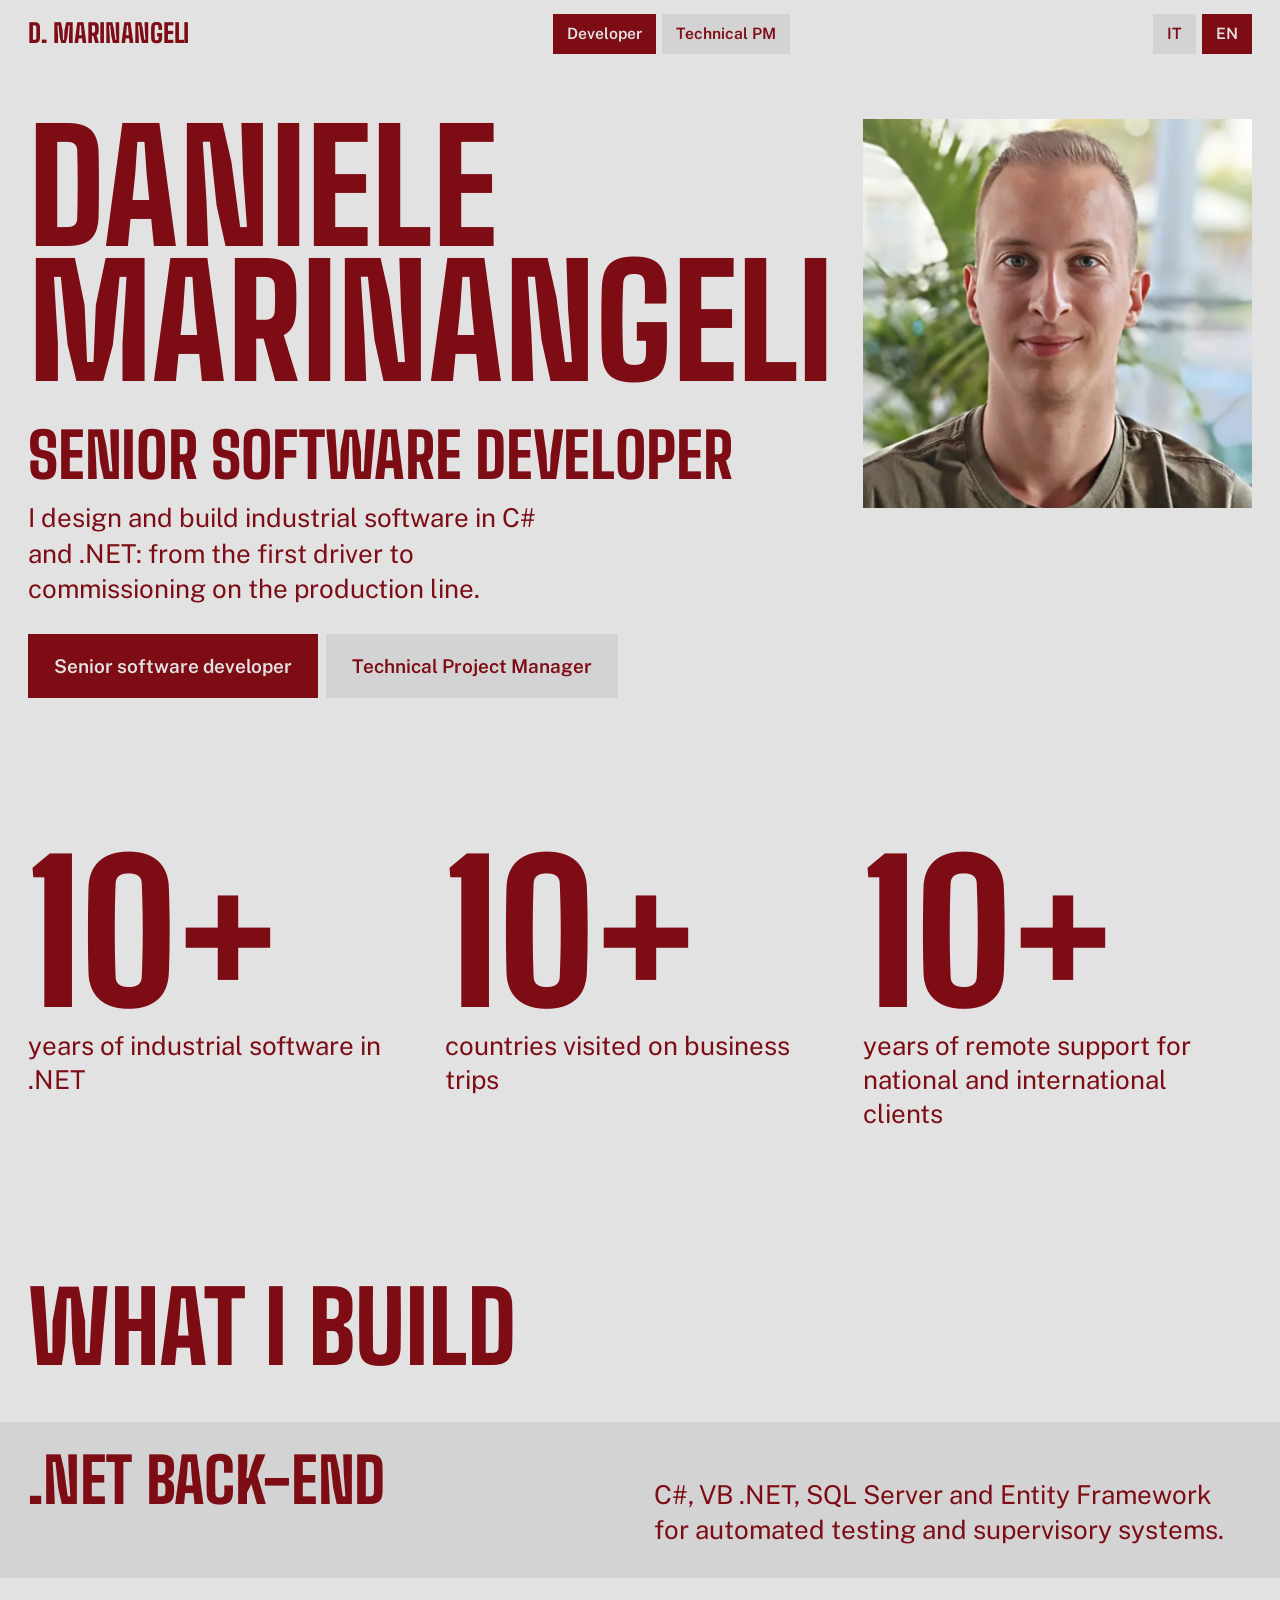
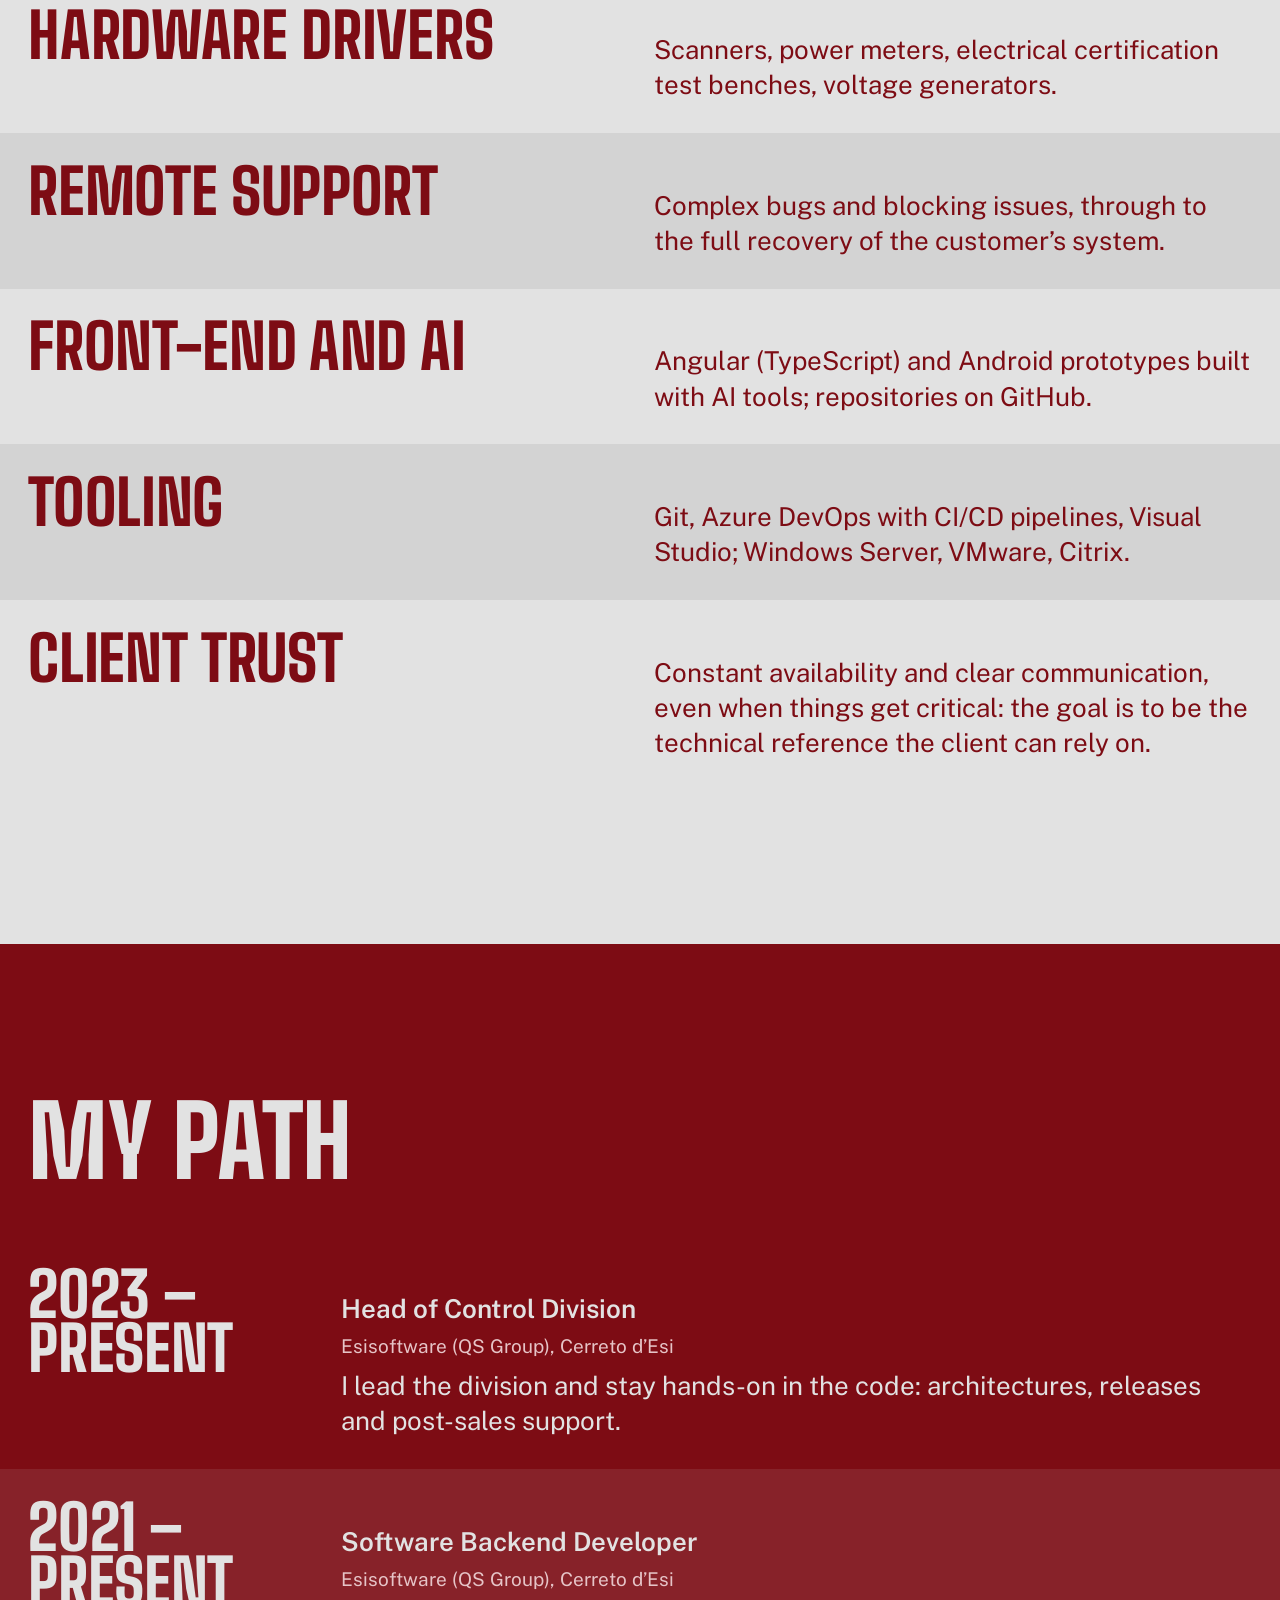
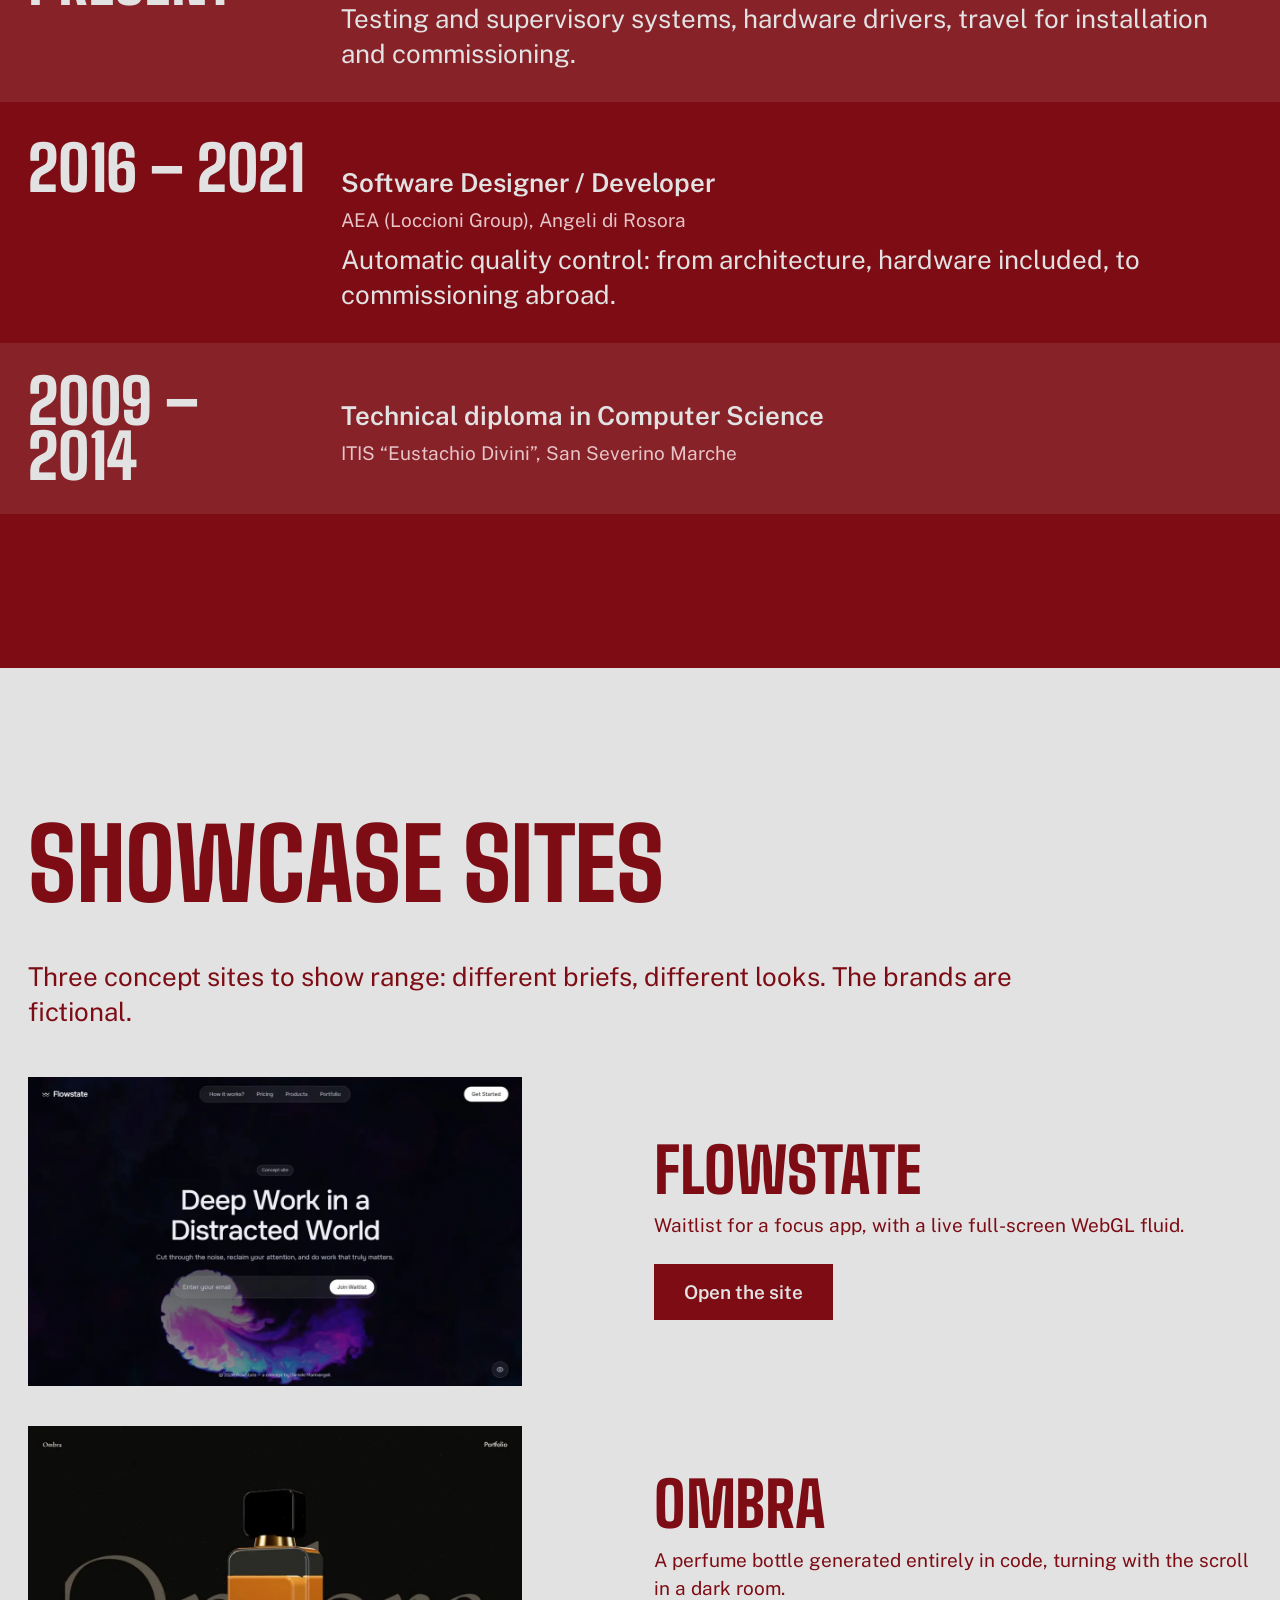
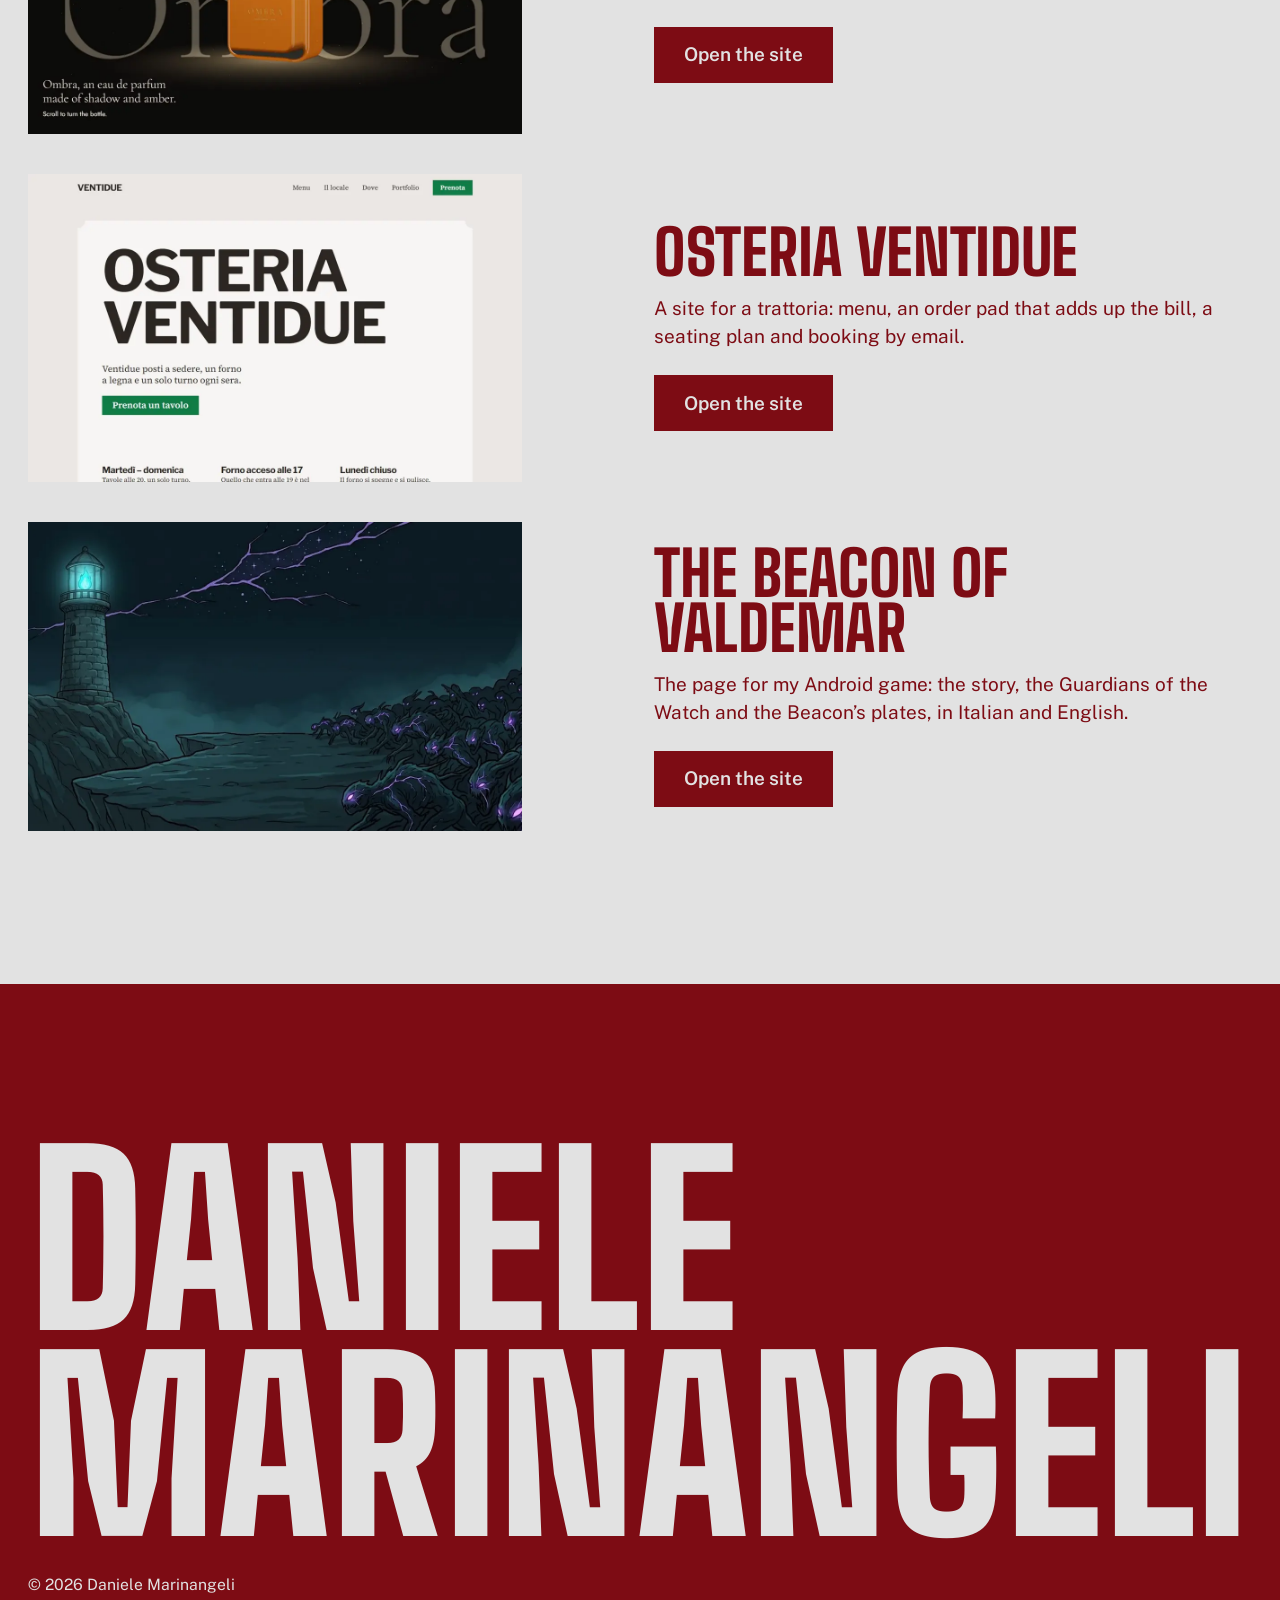
<file: index.html>
<!doctype html>
<html lang="it" data-lens="dev">
<head>
<meta charset="utf-8">
<meta name="viewport" content="width=device-width, initial-scale=1">
<title>Daniele Marinangeli — Software developer &amp; Technical PM</title>
<meta name="description" content="Daniele Marinangeli: industrial software developer and head of a software division. Portfolio, IT/EN.">
<link rel="stylesheet" href="assets/fonts.css">
<style>
:root {
  --bg: #e2e2e2;
  --surface: #d3d3d3;
  --ink: #7d0c14;
  --muted: #6e3b3f;
  --field: #7d0c14;
  --field-ink: #e2e2e2;
  --field-muted: #e6c4c7;
  --margin: clamp(16px, 2.2vw, 32px);
  --gap: clamp(96px, 12vw, 200px);
  --step-small: clamp(0.9375rem, 0.9rem + 0.1vw, 1rem);
  --step-body: clamp(1.0625rem, 1rem + 0.25vw, 1.1875rem);
  --step-lead: clamp(1.25rem, 1.1rem + 0.7vw, 1.625rem);
  --step-head: clamp(2.75rem, 1.2rem + 6.2vw, 7rem);
  --d2: clamp(2rem, 1rem + 3.6vw, 4.125rem);
  --ease: cubic-bezier(0.16, 1, 0.3, 1);
}
html[data-lens="pm"] {
  --bg: #7d0c14;
  --surface: #690911;
  --ink: #e2e2e2;
  --muted: #e6c4c7;
  --field: #e2e2e2;
  --field-ink: #7d0c14;
  --field-muted: #6e3b3f;
}
* { margin: 0; box-sizing: border-box; }
html { background: var(--bg); transition: background-color 0.7s var(--ease); scroll-behavior: smooth; }
body { font-family: "Public Sans", system-ui, sans-serif; font-size: var(--step-body); line-height: 1.5; color: var(--ink); background: var(--bg); transition: background-color 0.7s var(--ease), color 0.7s var(--ease); -webkit-font-smoothing: antialiased; overflow-x: hidden; }
a { color: inherit; }
button { font: inherit; color: inherit; cursor: pointer; border: 0; border-radius: 0; background: none; }
:focus-visible { outline: 3px solid currentColor; outline-offset: 3px; }
.display { font-family: "Big Shoulders", "Arial Narrow", sans-serif; font-weight: 800; text-transform: uppercase; letter-spacing: -0.005em; line-height: 0.88; }
p { max-width: 62ch; }

/* ---- bar ---- */
.bar { position: sticky; top: 0; z-index: 20; display: flex; align-items: center; justify-content: space-between; gap: 16px; padding: 14px var(--margin); background: var(--bg); transition: background-color 0.7s var(--ease); }
.wordmark { font-size: var(--step-lead); text-decoration: none; }
.mini { display: flex; gap: 6px; }
.mini button, .langs button { padding: 8px 14px; font-weight: 600; font-size: var(--step-small); background: var(--surface); transition: background-color 0.3s, color 0.3s; }
.mini button[aria-pressed="true"], .langs button[aria-pressed="true"] { background: var(--ink); color: var(--bg); }
.langs { display: flex; gap: 6px; }

/* ---- hero ---- */
.hero { padding: clamp(24px, 4vw, 56px) var(--margin) var(--gap); }
.name { display: block; }
.name .ln { display: block; width: max-content; overflow: hidden; white-space: nowrap; padding-bottom: 0.06em; margin-bottom: -0.06em; }
.name .ln > span { display: block; transform: translateY(105%); animation: rise 1.15s var(--ease) forwards; }
.name .ln:nth-child(2) > span { animation-delay: 0.12s; }
@keyframes rise { to { transform: none; } }
.hero { display: grid; grid-template-columns: repeat(12, 1fr); column-gap: var(--margin); row-gap: clamp(20px, 3vw, 44px); align-items: start; }
.portrait img { position: absolute; inset: 0; width: 100%; height: 100%; object-fit: cover; transition: opacity 0.7s var(--ease); }
.portrait .p-pm { opacity: 0; }
[data-lens="pm"] .portrait .p-pm { opacity: 1; }
[data-lens="pm"] .portrait .p-dev { opacity: 0; }
.hero-grid { display: contents; }
.hero .name { grid-column: 1 / span 8; grid-row: 1; }
.hero-left { grid-column: 1 / span 8; grid-row: 2; }
.role { font-size: var(--d2); margin-bottom: 18px; }
.lede { font-size: var(--step-lead); line-height: 1.35; max-width: 34ch; margin-bottom: 28px; }
.tabs { display: flex; flex-wrap: wrap; gap: 8px; }
.tabs button { padding: 18px 26px; font-weight: 600; font-size: var(--step-body); background: var(--surface); transition: background-color 0.3s, color 0.3s, transform 0.2s var(--ease); }
.tabs button[aria-pressed="true"] { background: var(--ink); color: var(--bg); }
.tabs button:hover { transform: translateY(-2px); }
.portrait { position: relative; overflow: hidden; grid-column: 9 / span 4; grid-row: 1 / span 2; align-self: start; aspect-ratio: 1 / 1; background: var(--surface); color: var(--ink); display: block; width: 100%; transition: background-color 0.7s var(--ease); }

/* ---- sections ---- */
section { padding: 0 var(--margin) var(--gap); }
.field { background: var(--field); color: var(--field-ink); padding-top: var(--gap); transition: background-color 0.7s var(--ease), color 0.7s var(--ease); }
h2 { font-size: var(--step-head); margin-bottom: clamp(32px, 4vw, 64px); max-width: 14ch; }

.figures { display: grid; grid-template-columns: repeat(3, 1fr); gap: var(--margin); }
.figure b { display: block; font-family: "Big Shoulders", sans-serif; font-weight: 800; font-size: clamp(88px, 15vw, 260px); line-height: 0.85; letter-spacing: -0.01em; }
.figure span { display: block; margin-top: 14px; max-width: 24ch; font-size: var(--step-lead); line-height: 1.3; }

.rows { display: grid; }
.row { display: grid; grid-template-columns: repeat(12, 1fr); gap: var(--margin); padding: clamp(20px, 2.4vw, 36px) 0; background: transparent; transition: background-color 0.25s, color 0.25s, padding 0.35s var(--ease); align-items: baseline; }
.rows .row:nth-child(odd) { background: var(--surface); margin: 0 calc(var(--margin) * -1); padding-left: var(--margin); padding-right: var(--margin); }
.row h3 { grid-column: 1 / span 5; font-size: var(--d2); font-weight: 800; }
.row p { grid-column: 7 / span 6; font-size: var(--step-lead); line-height: 1.35; }
.row .when { grid-column: 1 / span 3; font-size: var(--d2); }
.row .what { grid-column: 4 / span 9; }
.row .what strong { display: block; font-size: var(--step-lead); font-weight: 600; margin-bottom: 4px; }
.field .rows .row:nth-child(odd) { background: transparent; margin: 0; padding-left: 0; padding-right: 0; }
.field .rows .row { border: 0; }
.field .rows .row + .row { margin-top: 8px; }
.field .rows .row:nth-child(even) { background: color-mix(in srgb, var(--field-ink) 10%, transparent); margin: 0 calc(var(--margin) * -1); padding-left: var(--margin); padding-right: var(--margin); }
.field .muted { color: var(--field-muted); }

.sites { display: grid; gap: 40px; }
.site { display: grid; grid-template-columns: repeat(12, 1fr); gap: var(--margin); align-items: center; }
.card { grid-column: 1 / span 5; aspect-ratio: 16 / 10; display: block; overflow: hidden; background: var(--surface); color: var(--ink); padding: 0; text-decoration: none; font-weight: 600; }
.card img { width: 100%; height: 100%; object-fit: cover; display: block; transition: transform 0.6s var(--ease); }
.card:hover img { transform: scale(1.04); }
.card.flow { background: #04050c; }
.card.soon { background: var(--surface); color: var(--ink); }
.card.ombra { background: #0c0b0a; color: #c9a45c; }
.card.osteria { background: #f7f5f4; color: #2b2622; }
.card.valdemar { background: #0b0d14; color: #e4decf; }
.site .text { grid-column: 7 / span 6; }
.site h3 { font-size: var(--d2); margin-bottom: 14px; }
.site p { margin-bottom: 24px; }
.btn { display: inline-flex; align-items: center; height: 56px; padding: 0 30px; background: var(--ink); color: var(--bg); font-weight: 600; text-decoration: none; transition: transform 0.2s var(--ease); }
.btn:hover { transform: translateY(-2px); }
.badge { display: inline-flex; align-items: center; height: 56px; padding: 0 30px; background: var(--surface); font-weight: 600; }

.close { padding: var(--gap) var(--margin) var(--margin); }
.close .name { margin-bottom: 20px; }
.close small { font-size: var(--step-small); }

/* ---- reveals ---- */
.js .rv { opacity: 0; transform: translateY(26px); transition: opacity 0.8s var(--ease), transform 0.8s var(--ease); transition-delay: var(--d, 0ms); }
.js .rv.in { opacity: 1; transform: none; }
.swap { transition: opacity 0.18s; opacity: 0 !important; }

@media (max-width: 900px) {
  .hero .name, .hero-left, .portrait { grid-column: 1 / -1; grid-row: auto; }
  .portrait { max-width: 360px; }
  .mini { display: none; }
  .row h3, .row p, .row .when, .row .what { grid-column: 1 / -1; }
  .card, .site .text { grid-column: 1 / -1; }
  h2 { max-width: none; }
}
@media (max-width: 600px) {
  .figures { grid-template-columns: 1fr; gap: 40px; }
}
@media (prefers-reduced-motion: reduce) {
  html { scroll-behavior: auto; }
  .name .ln > span { animation: none; transform: none; }
  .js .rv { opacity: 1; transform: none; transition: none; }
  * { transition-duration: 0.01ms !important; }
}
</style>
</head>
<body>
<header class="bar">
  <a class="wordmark display" href="#top">D. Marinangeli</a>
  <div class="mini" role="group" aria-label="Profilo / Profile">
    <button type="button" data-set-lens="dev" aria-pressed="true" id="mini-dev"></button>
    <button type="button" data-set-lens="pm" aria-pressed="false" id="mini-pm"></button>
  </div>
  <div class="langs" role="group" aria-label="Lingua / Language">
    <button type="button" data-set-lang="it" aria-pressed="true">IT</button>
    <button type="button" data-set-lang="en" aria-pressed="false">EN</button>
  </div>
</header>

<main id="top">
  <section class="hero">
    <h1 class="name display fit" id="name" aria-label="Daniele Marinangeli">
      <span class="ln"><span>Daniele</span></span>
      <span class="ln"><span>Marinangeli</span></span>
    </h1>
    <div class="hero-grid">
      <div class="hero-left">
        <p class="role display swap-t" id="role"></p>
        <p class="lede swap-t" id="lede"></p>
        <div class="tabs" role="group" aria-label="Profilo / Profile">
          <button type="button" data-set-lens="dev" aria-pressed="true" id="tab-dev"></button>
          <button type="button" data-set-lens="pm" aria-pressed="false" id="tab-pm"></button>
        </div>
      </div>
      <div class="portrait" role="img" aria-label="Daniele Marinangeli">
        <img class="p-dev" src="assets/img/daniele-dev.webp" alt="" width="800" height="800" decoding="async">
        <img class="p-pm" src="assets/img/daniele-pm.webp" alt="" width="800" height="800" decoding="async">
      </div>
    </div>
  </section>

  <section id="figures">
    <div class="figures" id="figures-list"></div>
  </section>

  <section id="what">
    <h2 class="display rv swap-t" id="what-h"></h2>
    <div class="rows" id="what-list"></div>
  </section>

  <section class="field" id="path">
    <h2 class="display rv swap-t" id="path-h"></h2>
    <div class="rows" id="path-list"></div>
  </section>

  <section id="work" style="padding-top: var(--gap);">
    <h2 class="display rv" id="work-h"></h2>
    <p class="rv" id="work-lede" style="margin-bottom: 48px; font-size: var(--step-lead); line-height: 1.35;"></p>
    <div class="sites" id="sites"></div>
  </section>
</main>

<footer class="field close">
  <h2 class="name display fit" id="name2" aria-hidden="true" style="max-width:none; margin-bottom:20px;">
    <span class="ln"><span>Daniele</span></span>
    <span class="ln"><span>Marinangeli</span></span>
  </h2>
  <small>© 2026 Daniele Marinangeli</small>
</footer>

<script>
document.documentElement.classList.add('js');

const T = {
  it: {
    title: 'Daniele Marinangeli — Sviluppatore software senior e Technical PM',
    tab: { dev: 'Sviluppatore software senior', pm: 'Technical Project Manager' },
    mini: { dev: 'Sviluppatore', pm: 'Technical PM' },
    role: { dev: 'Sviluppatore software senior', pm: 'Technical Project Manager' },
    lede: {
      dev: 'Progetto e sviluppo software industriale in C# e .NET: dal primo driver al collaudo sulla linea di produzione.',
      pm: 'Guido la divisione che consegna software industriale: fino a dieci progetti in parallelo, un solo team, dai requisiti al post-vendita.'
    },
    figures: {
      dev: [
        ['10+', 'anni di software industriale in .NET'],
        ['10+', 'paesi visitati per trasferte di lavoro'],
        ['10+', 'anni di assistenza remota a clienti italiani ed esteri']
      ],
      pm: [
        ['~10', 'progetti gestiti in parallelo'],
        ['3–6', 'persone nel team, in base al carico di lavoro'],
        ['10+', 'anni al fianco di clienti multinazionali']
      ]
    },
    whatH: { dev: 'Cosa costruisco', pm: 'Come consegno' },
    what: {
      dev: [
        ['Back-end .NET', 'C#, VB .NET, SQL Server ed Entity Framework per sistemi di collaudo automatico e di supervisione.'],
        ['Driver hardware', 'Scanner, misuratori di potenza, banchi di certificazione elettrica, generatori di tensione.'],
        ['Assistenza remota', 'Bug complessi e blocchi di produzione, fino al ripristino completo del sistema del cliente.'],
        ['Front-end e AI', 'Angular (TypeScript) e prototipi Android sviluppati con strumenti di AI; repository su GitHub.'],
        ['Strumenti', 'Git, Azure DevOps con pipeline CI/CD, Visual Studio; Windows Server, VMware, Citrix.'],
        ['Fiducia col cliente', 'Presenza costante e comunicazione chiara, anche nei momenti critici: l’obiettivo è diventare il riferimento tecnico di cui il cliente si fida.']
      ],
      pm: [
        ['Consegna completa', 'Requisiti, sviluppo, test, rilascio e assistenza post-vendita, con attenzione a qualità e scadenze.'],
        ['Pianificazione', 'Attività e risorse in un’azienda certificata ISO 9001; sprint e riunioni di progetto.'],
        ['Tante parti, un progetto', 'Clienti, fornitori, team meccanici e altri gruppi interni, per inserire il software nell’impianto.'],
        ['Proposte', 'Proposte tecniche e commerciali per nuovi progetti, insieme a qualità, produzione e ingegneria del cliente.'],
        ['Team e AI', 'Un team back-end e front-end da 3 a 6 persone; strumenti di AI adottati per sviluppo e documentazione.'],
        ['Fiducia col cliente', 'Un referente chiaro, aggiornamenti onesti e impegni mantenuti: la fiducia costruita in anni di lavoro con clienti multinazionali.']
      ]
    },
    pathH: { dev: 'Il mio percorso', pm: 'Il mio percorso' },
    path: {
      dev: [
        ['2023 – oggi', 'Head of Control Division', 'Esisoftware (QS Group), Cerreto d’Esi', 'Guido la divisione e resto operativo sul codice: architetture, rilasci e assistenza post-vendita.'],
        ['2021 – oggi', 'Software Backend Developer', 'Esisoftware (QS Group), Cerreto d’Esi', 'Sistemi di collaudo e supervisione, driver hardware, trasferte per installazione e messa in servizio.'],
        ['2016 – 2021', 'Software Designer / Developer', 'AEA (Loccioni Group), Angeli di Rosora', 'Controllo qualità automatico: dall’architettura, hardware compreso, alla messa in servizio all’estero.'],
        ['2009 – 2014', 'Diploma tecnico in Informatica', 'ITIS “Eustachio Divini”, San Severino Marche']
      ],
      pm: [
        ['2023 – oggi', 'Head of Control Division', 'Esisoftware (QS Group), Cerreto d’Esi', 'Divisione per sistemi di controllo e collaudo automatico: team, pianificazione, proposte e consegna.'],
        ['2021 – oggi', 'Software Backend Developer', 'Esisoftware (QS Group), Cerreto d’Esi', 'Il lavoro tecnico che sostiene la guida: relazione diretta con i clienti multinazionali.'],
        ['2016 – 2021', 'Software Designer / Developer', 'AEA (Loccioni Group), Angeli di Rosora', 'Responsabilità completa dei progetti, spesso con scadenze di produzione strette.'],
        ['2009 – 2014', 'Diploma tecnico in Informatica', 'ITIS “Eustachio Divini”, San Severino Marche']
      ]
    },
    workH: 'Siti vetrina',
    workLede: 'Tre siti concept per mostrare la varianza: brief diversi, stili diversi. I marchi sono di fantasia.',
    sites: [
      { img: 'flowstate', name: 'Flowstate', card: 'Deep work in a distracted world', desc: 'Lista d’attesa per un’app di concentrazione, con un fluido WebGL vivo a tutto schermo.', href: 'flowstate/', cta: 'Apri il sito', cls: 'flow' },
      { img: 'ombra', name: 'Ombra', card: 'Eau de parfum', desc: 'Una bottiglia generata interamente in codice, che ruota con lo scroll in una stanza buia.', href: 'ombra/', cta: 'Apri il sito', cls: 'ombra' },
      { img: 'osteria', name: 'Osteria Ventidue', card: 'Ventidue posti, un forno a legna', desc: 'Sito per un’osteria: menù, comanda che somma il conto, pianta dei posti e prenotazione via email.', href: 'osteria/', cta: 'Apri il sito', cls: 'osteria' },
      { img: 'valdemar', name: 'Il Faro di Valdemar', card: 'Idle tower defense dark fantasy', desc: 'La pagina di un mio gioco per Android: la storia, i Guardiani della Veglia e le tavole del Faro, in italiano e in inglese.', href: 'valdemar/', cta: 'Apri il sito', cls: 'valdemar' }
    ]
  },
  en: {
    title: 'Daniele Marinangeli — Senior Software Developer & Technical PM',
    tab: { dev: 'Senior software developer', pm: 'Technical Project Manager' },
    mini: { dev: 'Developer', pm: 'Technical PM' },
    role: { dev: 'Senior software developer', pm: 'Technical Project Manager' },
    lede: {
      dev: 'I design and build industrial software in C# and .NET: from the first driver to commissioning on the production line.',
      pm: 'I lead the division that delivers industrial software: up to ten projects in parallel, one team, from requirements to post-sales support.'
    },
    figures: {
      dev: [
        ['10+', 'years of industrial software in .NET'],
        ['10+', 'countries visited on business trips'],
        ['10+', 'years of remote support for national and international clients']
      ],
      pm: [
        ['~10', 'projects run in parallel'],
        ['3–6', 'people in the team, depending on workload'],
        ['10+', 'years working alongside multinational clients']
      ]
    },
    whatH: { dev: 'What I build', pm: 'How I deliver' },
    what: {
      dev: [
        ['.NET back-end', 'C#, VB .NET, SQL Server and Entity Framework for automated testing and supervisory systems.'],
        ['Hardware drivers', 'Scanners, power meters, electrical certification test benches, voltage generators.'],
        ['Remote support', 'Complex bugs and blocking issues, through to the full recovery of the customer’s system.'],
        ['Front-end and AI', 'Angular (TypeScript) and Android prototypes built with AI tools; repositories on GitHub.'],
        ['Tooling', 'Git, Azure DevOps with CI/CD pipelines, Visual Studio; Windows Server, VMware, Citrix.'],
        ['Client trust', 'Constant availability and clear communication, even when things get critical: the goal is to be the technical reference the client can rely on.']
      ],
      pm: [
        ['End-to-end delivery', 'Requirements, development, testing, release and post-sales support, with a focus on quality and deadlines.'],
        ['Planning', 'Activities and resources in an ISO 9001-certified company; sprints and project meetings.'],
        ['Many parties, one project', 'Clients, suppliers, mechanical teams and other internal groups, to fit the software into the plant.'],
        ['Proposals', 'Technical and commercial proposals for new projects, with the client’s quality, production and engineering.'],
        ['Team and AI', 'A back-end and front-end team of 3 to 6 people; AI tools adopted for development and documentation.'],
        ['Client trust', 'A clear point of contact, honest updates and promises kept: trust built over years of working with multinational clients.']
      ]
    },
    pathH: { dev: 'My path', pm: 'My path' },
    path: {
      dev: [
        ['2023 – present', 'Head of Control Division', 'Esisoftware (QS Group), Cerreto d’Esi', 'I lead the division and stay hands-on in the code: architectures, releases and post-sales support.'],
        ['2021 – present', 'Software Backend Developer', 'Esisoftware (QS Group), Cerreto d’Esi', 'Testing and supervisory systems, hardware drivers, travel for installation and commissioning.'],
        ['2016 – 2021', 'Software Designer / Developer', 'AEA (Loccioni Group), Angeli di Rosora', 'Automatic quality control: from architecture, hardware included, to commissioning abroad.'],
        ['2009 – 2014', 'Technical diploma in Computer Science', 'ITIS “Eustachio Divini”, San Severino Marche']
      ],
      pm: [
        ['2023 – present', 'Head of Control Division', 'Esisoftware (QS Group), Cerreto d’Esi', 'Division for automated control and testing systems: team, planning, proposals and delivery.'],
        ['2021 – present', 'Software Backend Developer', 'Esisoftware (QS Group), Cerreto d’Esi', 'The technical work behind the leadership: a direct relationship with multinational clients.'],
        ['2016 – 2021', 'Software Designer / Developer', 'AEA (Loccioni Group), Angeli di Rosora', 'Full project ownership, often under tight production deadlines.'],
        ['2009 – 2014', 'Technical diploma in Computer Science', 'ITIS “Eustachio Divini”, San Severino Marche']
      ]
    },
    workH: 'Showcase sites',
    workLede: 'Three concept sites to show range: different briefs, different looks. The brands are fictional.',
    sites: [
      { img: 'flowstate', name: 'Flowstate', card: 'Deep work in a distracted world', desc: 'Waitlist for a focus app, with a live full-screen WebGL fluid.', href: 'flowstate/', cta: 'Open the site', cls: 'flow' },
      { img: 'ombra', name: 'Ombra', card: 'Eau de parfum', desc: 'A perfume bottle generated entirely in code, turning with the scroll in a dark room.', href: 'ombra/', cta: 'Open the site', cls: 'ombra' },
      { img: 'osteria', name: 'Osteria Ventidue', card: 'Twenty-two seats, one wood oven', desc: 'A site for a trattoria: menu, an order pad that adds up the bill, a seating plan and booking by email.', href: 'osteria/', cta: 'Open the site', cls: 'osteria' },
      { img: 'valdemar', name: 'The Beacon of Valdemar', card: 'Dark fantasy idle tower defence', desc: 'The page for my Android game: the story, the Guardians of the Watch and the Beacon’s plates, in Italian and English.', href: 'valdemar/', cta: 'Open the site', cls: 'valdemar' }
    ]
  }
};

const $ = id => document.getElementById(id);
let lang = 'it', lens = 'dev';
const reduce = window.matchMedia('(prefers-reduced-motion: reduce)').matches;

function store(k, v) { try { localStorage.setItem(k, v); } catch (e) {} }
function load(k) { try { return localStorage.getItem(k); } catch (e) { return null; } }

function render() {
  const t = T[lang];
  document.documentElement.lang = lang;
  document.documentElement.dataset.lens = lens;
  document.title = t.title;
  $('tab-dev').textContent = t.tab.dev; $('tab-pm').textContent = t.tab.pm;
  $('mini-dev').textContent = t.mini.dev; $('mini-pm').textContent = t.mini.pm;
  document.querySelectorAll('[data-set-lens]').forEach(b => b.setAttribute('aria-pressed', String(b.dataset.setLens === lens)));
  document.querySelectorAll('[data-set-lang]').forEach(b => b.setAttribute('aria-pressed', String(b.dataset.setLang === lang)));
  $('role').textContent = t.role[lens];
  $('lede').textContent = t.lede[lens];
  $('figures-list').innerHTML = t.figures[lens].map(f => `<div class="figure rv"><b>${f[0]}</b><span>${f[1]}</span></div>`).join('');
  $('what-h').textContent = t.whatH[lens];
  $('what-list').innerHTML = t.what[lens].map(r => `<div class="row rv"><h3 class="display">${r[0]}</h3><p>${r[1]}</p></div>`).join('');
  $('path-h').textContent = t.pathH[lens];
  $('path-list').innerHTML = t.path[lens].map(r => `<div class="row rv"><div class="when display">${r[0]}</div><div class="what"><strong>${r[1]}</strong><span class="muted">${r[2]}</span>${r[3] ? '<p style="margin-top:8px">' + r[3] + '</p>' : ''}</div></div>`).join('');
  $('work-h').textContent = t.workH;
  $('work-lede').textContent = t.workLede;
  $('sites').innerHTML = t.sites.map(s => `<div class="site rv">${s.href ? '<a href="' + s.href + '" class="card ' + s.cls + '" aria-label="' + s.name + '"><img src="assets/previews/' + s.img + '.webp" alt="" width="1100" height="688" loading="lazy" decoding="async"></a>' : '<div class="card ' + s.cls + '">' + s.card + '</div>'}<div class="text"><h3 class="display">${s.name}</h3><p>${s.desc}</p>${s.href ? '<a class="btn" href="' + s.href + '">' + s.cta + '</a>' : '<span class="badge">' + s.soon + '</span>'}</div></div>`).join('');
  observe();
}

function swapRender() {
  if (reduce) { render(); return; }
  const parts = document.querySelectorAll('.swap-t, .figures, .rows');
  parts.forEach(p => p.classList.add('swap'));
  setTimeout(() => { render(); parts.forEach(p => p.classList.remove('swap')); }, 190);
}

function setLens(l, push) {
  if (l === lens) return;
  lens = l; store('lens', l);
  if (push) history.replaceState(null, '', '#' + l);
  swapRender();
}
function setLang(l) {
  if (l === lang) return;
  lang = l; store('lang', l);
  swapRender();
}

let io;
function observe() {
  if (io) io.disconnect();
  io = new IntersectionObserver(es => es.forEach(e => {
    if (e.isIntersecting) { e.target.classList.add('in'); io.unobserve(e.target); }
  }), { threshold: 0.12 });
  document.querySelectorAll('.rv').forEach((el, i) => { el.style.setProperty('--d', (i % 5) * 70 + 'ms'); io.observe(el); });
}

function fit(el) {
  el.style.fontSize = '100px';
  const width = el.clientWidth;
  let max = 0;
  el.querySelectorAll('.ln').forEach(l => { max = Math.max(max, l.scrollWidth); });
  if (max && width) el.style.fontSize = (100 * width / max) + 'px';
}
function fitAll() { document.querySelectorAll('.fit').forEach(fit); }

document.addEventListener('click', e => {
  const lb = e.target.closest('[data-set-lens]');
  if (lb) setLens(lb.dataset.setLens, true);
  const gb = e.target.closest('[data-set-lang]');
  if (gb) setLang(gb.dataset.setLang);
});

(function init() {
  const hash = location.hash.replace('#', '');
  lens = (hash === 'pm' || hash === 'dev') ? hash : (load('lens') === 'pm' ? 'pm' : 'dev');
  const saved = load('lang');
  lang = (saved === 'it' || saved === 'en') ? saved : ((navigator.language || 'it').toLowerCase().startsWith('it') ? 'it' : 'en');
  render();
  fitAll();
  if (document.fonts && document.fonts.ready) document.fonts.ready.then(fitAll);
  window.addEventListener('resize', fitAll);
  window.addEventListener('hashchange', () => {
    const h = location.hash.replace('#', '');
    if (h === 'pm' || h === 'dev') setLens(h, false);
  });
  // the closing name animates in when it arrives
  const fn = $('name2');
  const nio = new IntersectionObserver(es => es.forEach(e => { if (e.isIntersecting) { fn.classList.add('anim'); nio.disconnect(); } }), { threshold: 0.3 });
  nio.observe(fn);
})();
</script>
<style>
.close .name .ln > span { animation: none; transform: translateY(105%); transition: transform 1.1s var(--ease); }
.close .name.anim .ln > span { transform: none; }
.close .name.anim .ln:nth-child(2) > span { transition-delay: 0.12s; }
@media (prefers-reduced-motion: reduce) { .close .name .ln > span { transform: none; } }
</style>
</body>
</html>
</file>
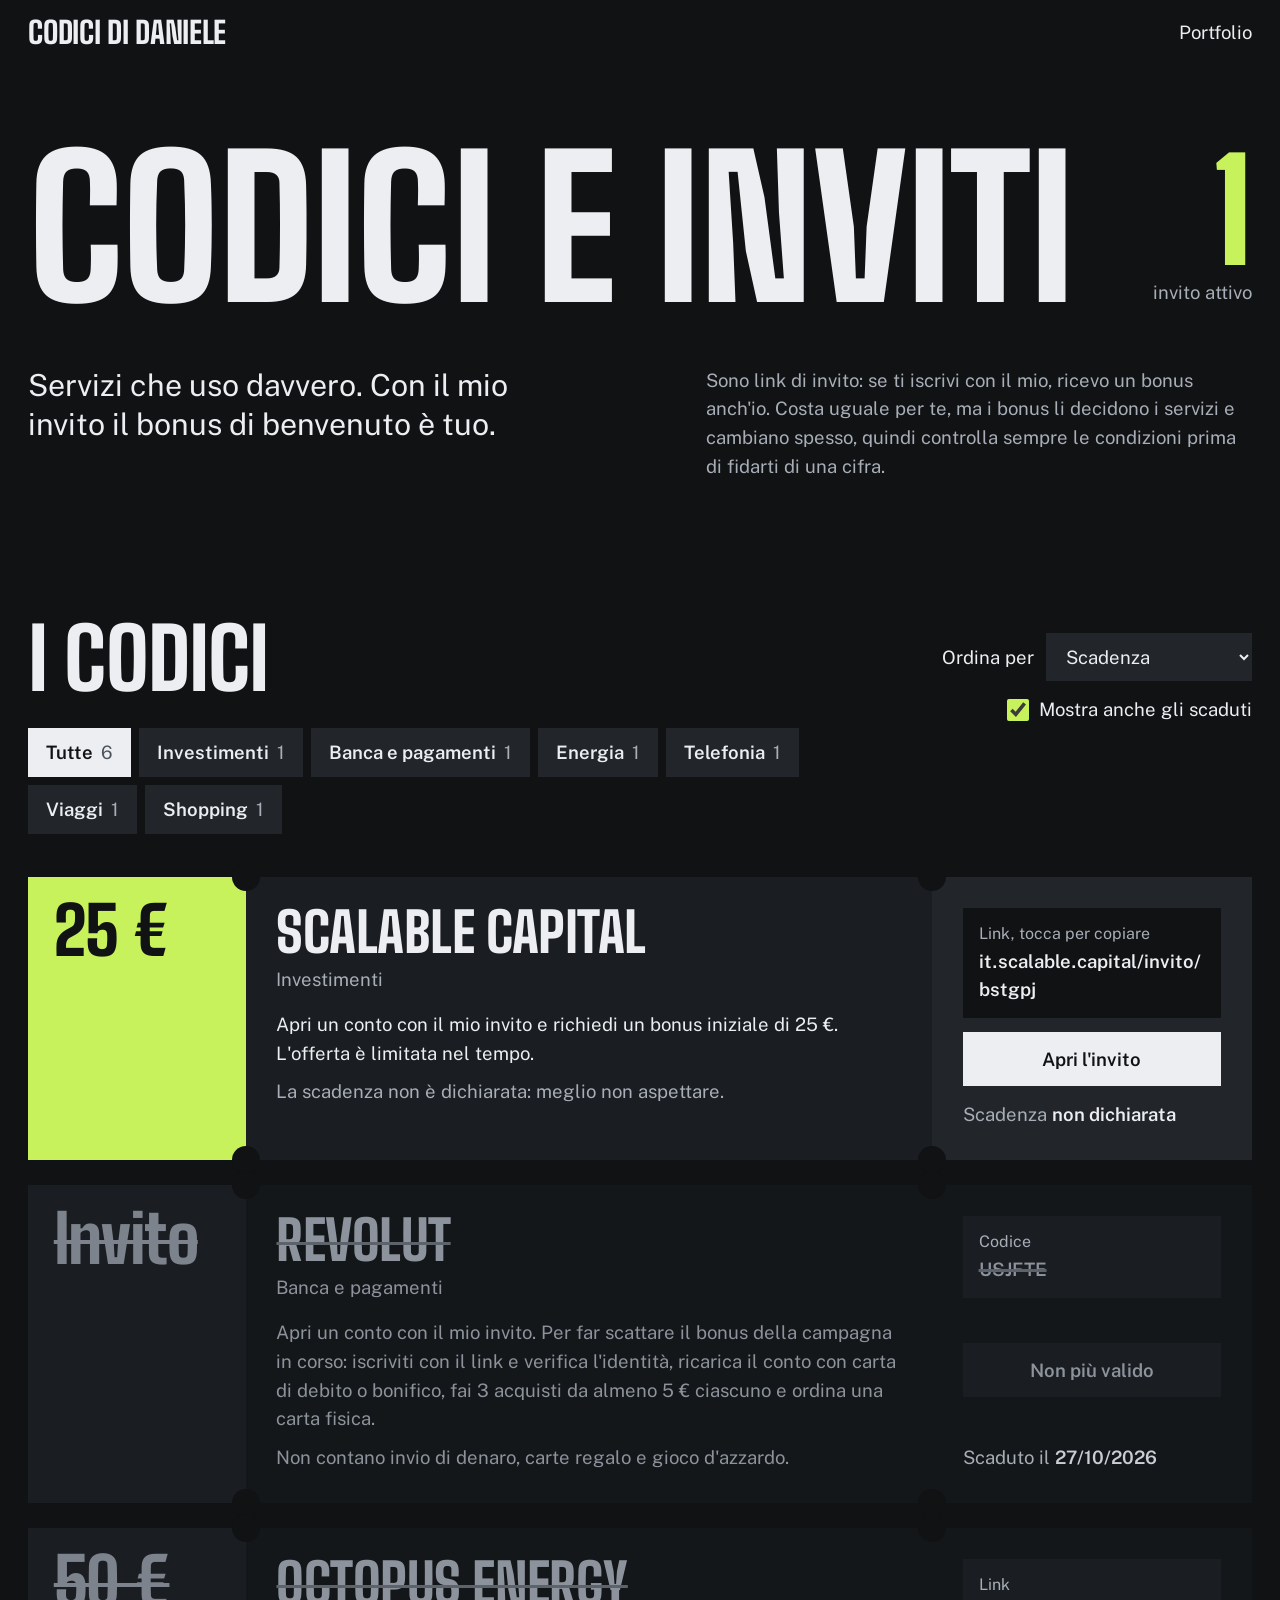
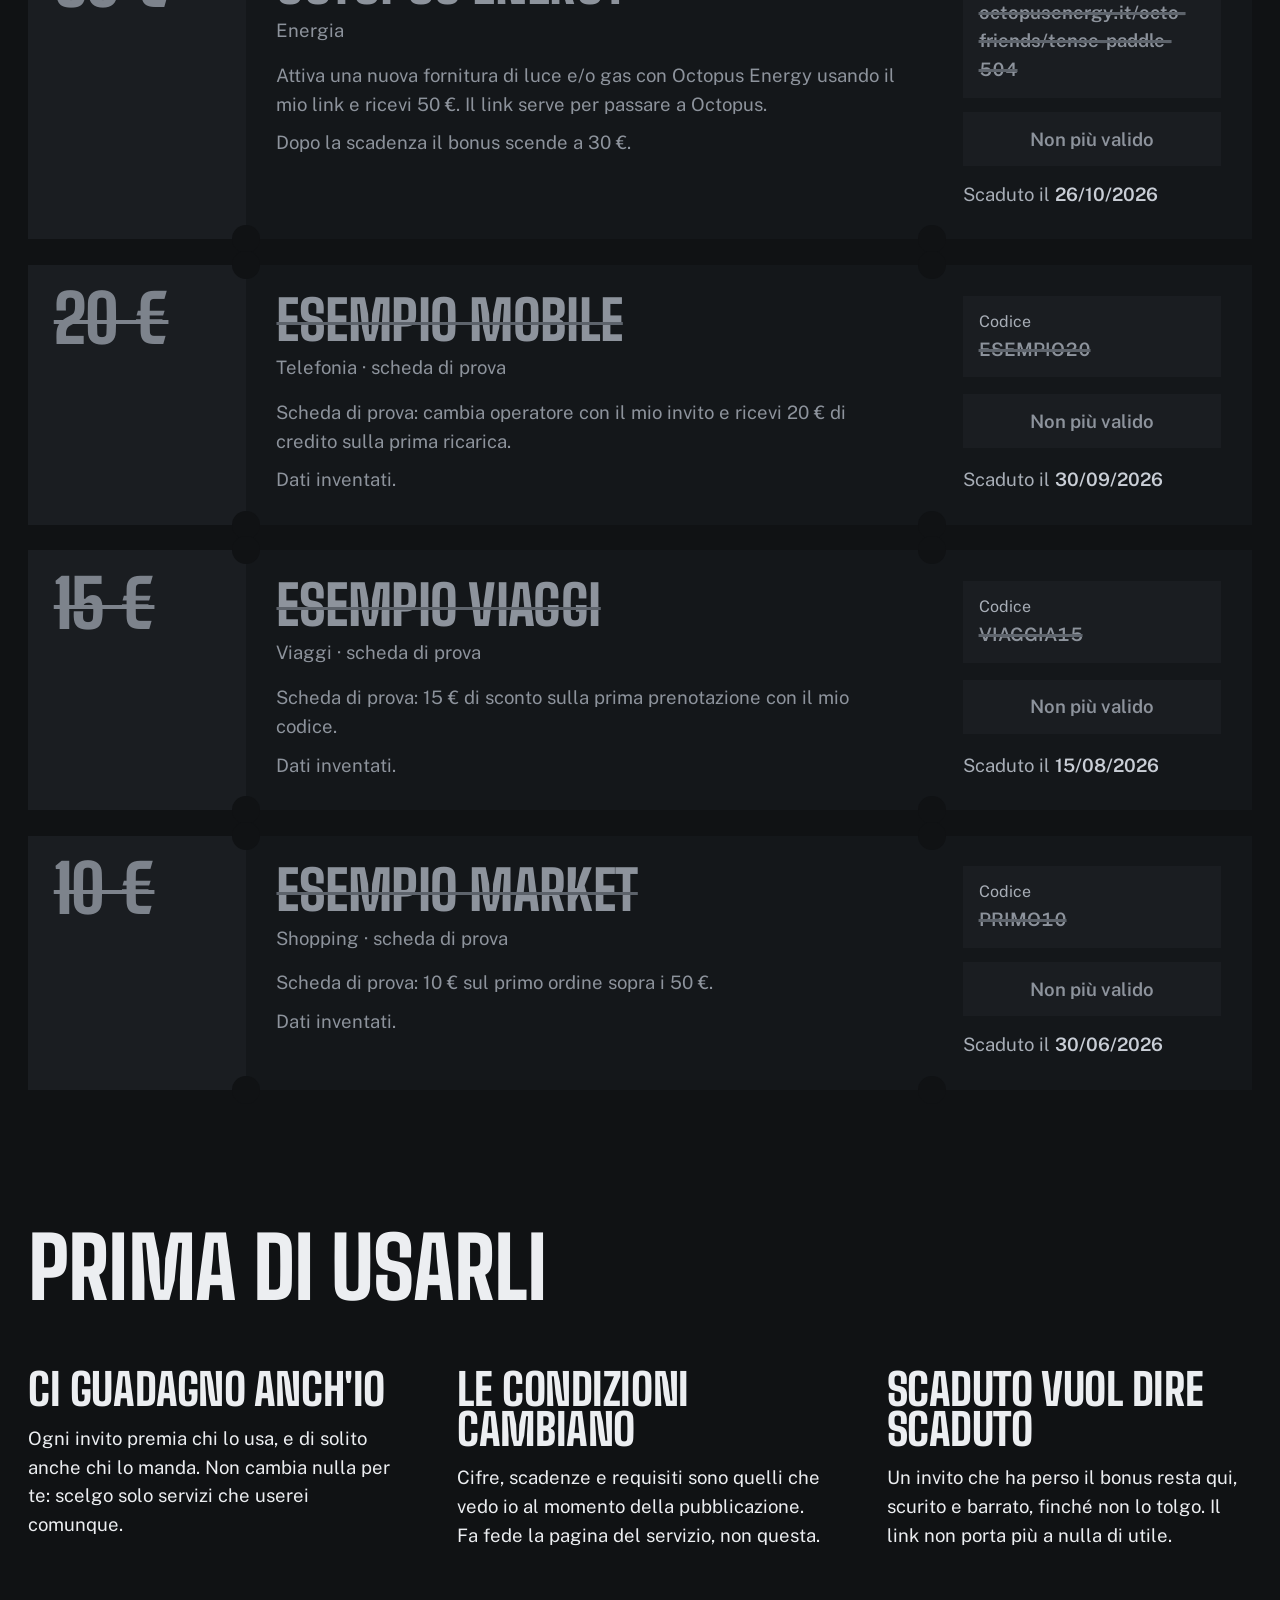
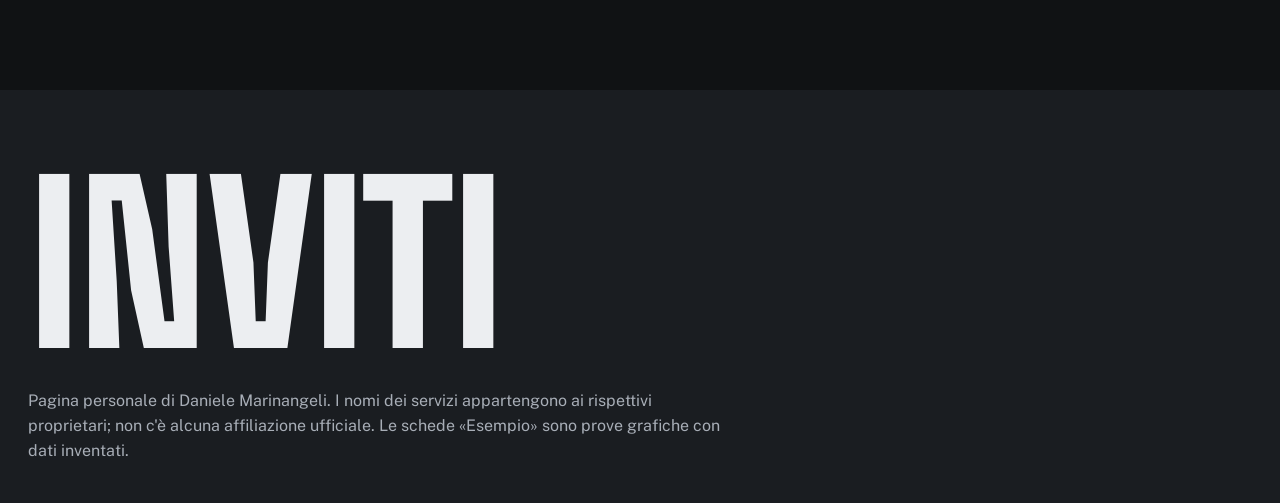
<file: codici/index.html>
<!doctype html>
<html lang="it">
<head>
<meta charset="utf-8">
<meta name="viewport" content="width=device-width, initial-scale=1">
<title>Codici e inviti — i bonus dei servizi che uso</title>
<meta name="description" content="Gli inviti e i codici sconto dei servizi che uso davvero: il bonus di benvenuto è per chi li usa. Filtra per categoria, ordina per scadenza o per nome.">
<meta name="robots" content="noindex">
<link rel="stylesheet" href="../assets/fonts.css">
<style>
:root {
  --ground: #101214;
  --surface: #1a1d21;
  --surface-2: #22262b;
  --ink: #eceef1;
  --muted: #a8aeb7;
  --lime: #c8f25c;
  --spent: #14171a;
  --margin: clamp(16px, 2.2vw, 32px);
  --gap: clamp(88px, 11vw, 160px);
  --body: clamp(1.0625rem, 1rem + 0.2vw, 1.1875rem);
  --lead: clamp(1.375rem, 1.1rem + 1vw, 2rem);
  --head: clamp(2.75rem, 1.6rem + 4.6vw, 6rem);
  --ease: cubic-bezier(0.16, 1, 0.3, 1);
  --stub: clamp(150px, 17vw, 220px);
  --act: clamp(250px, 25vw, 330px);
}
* { margin: 0; box-sizing: border-box; }
html { background: var(--ground); scroll-behavior: smooth; }
body { font-family: "Public Sans", system-ui, sans-serif; font-size: var(--body); line-height: 1.55; color: var(--ink); background: var(--ground); -webkit-font-smoothing: antialiased; overflow-x: hidden; }
a { color: inherit; }
button, select { font: inherit; color: inherit; }
button { cursor: pointer; border: 0; border-radius: 0; background: none; }
:focus-visible { outline: 3px solid var(--lime); outline-offset: 3px; }
::selection { background: var(--lime); color: var(--ground); }
.d { font-family: "Big Shoulders", "Arial Narrow", sans-serif; font-weight: 800; text-transform: uppercase; letter-spacing: -0.01em; line-height: 0.9; }
p { max-width: 60ch; }
.frame { width: calc(100% - 2 * var(--margin)); max-width: 88rem; margin: 0 auto; }

.bar { display: flex; align-items: center; justify-content: space-between; padding: 18px 0; gap: 20px; }
.wordmark { font-size: var(--lead); text-decoration: none; }
.bar a.back { text-decoration: none; }
.bar a.back:hover { text-decoration: underline; text-underline-offset: 5px; }

/* hero */
.hero { padding-top: clamp(28px, 6vw, 88px); display: grid; grid-template-columns: 1fr auto; gap: var(--margin); align-items: end; }
h1 { font-size: clamp(4rem, 15vw, 14rem); }
.live { text-align: right; padding-bottom: 0.6vw; }
.live b { display: block; font-family: "Big Shoulders", sans-serif; font-weight: 800; font-size: clamp(5rem, 11vw, 10rem); line-height: 0.8; color: var(--lime); }
.live span { display: block; margin-top: 10px; color: var(--muted); }
.intro { display: grid; grid-template-columns: 1.1fr 1fr; gap: var(--margin) clamp(28px, 6vw, 112px); margin-top: clamp(32px, 4vw, 64px); align-items: start; }
.lede { font-size: var(--lead); line-height: 1.3; max-width: 26ch; }
.disclose { color: var(--muted); }

/* controls */
.controls { margin-top: var(--gap); display: grid; grid-template-columns: 1fr auto; gap: 20px var(--margin); align-items: start; }
h2 { font-size: var(--head); }
.chips { display: flex; flex-wrap: wrap; gap: 8px; margin-top: clamp(20px, 2.4vw, 32px); }
.chip { padding: 10px 18px; background: var(--surface-2); font-weight: 600; transition: background-color 0.2s, color 0.2s, transform 0.2s var(--ease); }
.chip:hover { transform: translateY(-2px); }
.chip[aria-pressed="true"] { background: var(--ink); color: var(--ground); }
.chip i { font-style: normal; color: var(--muted); margin-left: 8px; font-weight: 400; }
.chip[aria-pressed="true"] i { color: #4d535b; }
.tools { display: grid; gap: 14px; justify-items: end; padding-top: 12px; }
.tools label { display: flex; align-items: center; gap: 12px; }
select { background: var(--surface-2); padding: 12px 16px; border: 0; border-radius: 0; min-width: 12rem; }
.tools .check { gap: 10px; cursor: pointer; }
.tools input[type="checkbox"] { width: 22px; height: 22px; accent-color: var(--lime); }

.js .rv { opacity: 0; transform: translateY(24px); }
.js .rv.in { opacity: 1; transform: none; transition: opacity 0.9s var(--ease) var(--d, 0s), transform 0.9s var(--ease) var(--d, 0s); }

/* the stubs */
.list { margin-top: clamp(28px, 3.4vw, 48px); display: grid; gap: clamp(16px, 2vw, 28px); }
.coupon { position: relative; display: grid; grid-template-columns: var(--stub) 1fr var(--act); background: var(--surface); animation: rise 0.7s var(--ease) both; animation-delay: var(--d, 0s); }
@keyframes rise { from { opacity: 0; transform: translateY(18px); } to { opacity: 1; transform: none; } }
.stub { background: var(--c); color: var(--ground); padding: clamp(18px, 2vw, 30px); display: flex; flex-direction: column; justify-content: space-between; gap: 18px; position: relative; }
.stub strong { font-family: "Big Shoulders", sans-serif; font-weight: 800; font-size: clamp(3.2rem, 1.6rem + 3.2vw, 4.75rem); line-height: 0.82; letter-spacing: -0.02em; white-space: nowrap; }
.main { padding: clamp(20px, 2.4vw, 36px); }
.main h3 { font-size: clamp(2.2rem, 1.5rem + 2.4vw, 3.6rem); }
.main .tag { margin-top: 8px; color: var(--muted); }
.main p.desc { margin-top: 16px; }
.main p.note { margin-top: 10px; color: var(--muted); }
.act { padding: clamp(20px, 2.4vw, 36px); display: flex; flex-direction: column; gap: 14px; justify-content: space-between; position: relative; background: var(--surface-2); }
.codebox { display: block; width: 100%; text-align: left; padding: 14px 16px; background: var(--ground); font-weight: 600; font-variant-numeric: tabular-nums; overflow-wrap: anywhere; transition: background-color 0.2s; }
.codebox:hover { background: #000; }
.codebox small { display: block; font-weight: 400; color: var(--muted); font-size: 1rem; }
.go { display: flex; align-items: center; justify-content: center; height: 54px; background: var(--ink); color: var(--ground); font-weight: 600; text-decoration: none; transition: transform 0.2s var(--ease), background-color 0.2s; }
.go:hover { transform: translateY(-2px); background: #fff; }
.go:active { transform: none; }
.valid { color: var(--muted); }
.valid b { color: var(--ink); font-weight: 600; }

/* notches: the ticket edges */
.stub::before, .stub::after, .act::before, .act::after { content: ""; position: absolute; width: 28px; height: 28px; border-radius: 50%; background: var(--ground); z-index: 2; }
.stub::before { right: -14px; top: -14px; } .stub::after { right: -14px; bottom: -14px; }
.act::before { left: -14px; top: -14px; } .act::after { left: -14px; bottom: -14px; }

/* the spent ones: darker, struck through, no colour */
.coupon.spent { background: var(--spent); animation-name: rise; }
.coupon.spent .stub { background: var(--surface); color: #7d838c; }
.coupon.spent .stub strong { text-decoration: line-through; text-decoration-thickness: 4px; }
.coupon.spent .act { background: var(--spent); }
.coupon.spent h3, .coupon.spent .codebox span { text-decoration: line-through; text-decoration-thickness: 3px; text-decoration-color: #5d636b; }
.coupon.spent h3, .coupon.spent .tag, .coupon.spent .desc, .coupon.spent .note { color: #8d939c; }
.coupon.spent .codebox { background: var(--surface); color: #8d939c; cursor: default; }
.coupon.spent .go { background: var(--surface); color: #8d939c; pointer-events: none; }
.coupon.spent .valid b { color: #c9ced6; }
.coupon.spent .stub::before, .coupon.spent .stub::after { background: var(--ground); }
.empty { padding: 56px 0; color: var(--muted); }

/* before you use them */
.before { margin-top: var(--gap); display: grid; grid-template-columns: repeat(3, 1fr); gap: clamp(28px, 5vw, 80px); }
.before h2 { grid-column: 1 / -1; }
.before h3 { font-size: clamp(1.9rem, 1.3rem + 1.8vw, 2.9rem); margin-bottom: 14px; }
footer { margin-top: var(--gap); padding: clamp(40px, 6vw, 80px) 0 40px; background: var(--surface); }
.bigname { font-size: clamp(4rem, 17vw, 17rem); }
footer small { display: block; margin-top: 26px; color: var(--muted); font-size: 1rem; max-width: 70ch; }

@media (max-width: 900px) {
  .hero, .intro, .controls, .before { grid-template-columns: 1fr; }
  .live { text-align: left; }
  .tools { justify-items: start; }
  .coupon { grid-template-columns: 1fr; }
  .stub { flex-direction: row; align-items: flex-end; }
  .stub::before { right: auto; left: -14px; top: auto; bottom: -14px; }
  .stub::after { right: -14px; bottom: -14px; }
  .act::before { left: -14px; top: -14px; } .act::after { left: auto; right: -14px; bottom: auto; top: -14px; }
}
@media (prefers-reduced-motion: reduce) {
  html { scroll-behavior: auto; }
  .js .rv, .js .rv.in { opacity: 1; transform: none; transition: none; }
  .coupon { animation: none; }
  .chip:hover, .go:hover { transform: none; }
}
</style>
</head>
<body>
<header class="frame bar">
  <a class="wordmark d" href="#top">Codici di Daniele</a>
  <a class="back" href="../">Portfolio</a>
</header>

<main id="top">
<div class="frame hero">
  <h1 class="d rv">Codici e inviti</h1>
  <div class="live rv" style="--d:.1s" aria-live="polite"><b id="count">0</b><span id="count-label">inviti attivi</span></div>
</div>
<div class="frame intro">
  <p class="lede rv">Servizi che uso davvero. Con il mio invito il bonus di benvenuto è tuo.</p>
  <p class="disclose rv" style="--d:.08s">Sono link di invito: se ti iscrivi con il mio, ricevo un bonus anch'io. Costa uguale per te, ma i bonus li decidono i servizi e cambiano spesso, quindi controlla sempre le condizioni prima di fidarti di una cifra.</p>
</div>

<section class="frame" aria-labelledby="h-list">
  <div class="controls rv">
    <div>
      <h2 class="d" id="h-list">I codici</h2>
      <div class="chips" id="chips" role="group" aria-label="Filtra per categoria"></div>
    </div>
    <div class="tools">
      <label>Ordina per
        <select id="sort">
          <option value="scadenza">Scadenza</option>
          <option value="nome">Nome del servizio</option>
          <option value="categoria">Categoria</option>
        </select>
      </label>
      <label class="check"><input type="checkbox" id="spent" checked> Mostra anche gli scaduti</label>
    </div>
  </div>
  <div class="list" id="list"></div>
  <noscript><p class="empty">Serve JavaScript per mostrare l'elenco. I link sono: Scalable Capital https://it.scalable.capital/invito/bstgpj · Revolut https://revolut.com/clip/referral/?referral-code=USJFTE</p></noscript>
</section>

<section class="frame before" aria-labelledby="h-before">
  <h2 class="d rv" id="h-before">Prima di usarli</h2>
  <div class="rv" style="--d:0.0s">
    <h3 class="d">Ci guadagno anch'io</h3>
    <p>Ogni invito premia chi lo usa, e di solito anche chi lo manda. Non cambia nulla per te: scelgo solo servizi che userei comunque.</p>
  </div>
  <div class="rv" style="--d:0.08s">
    <h3 class="d">Le condizioni cambiano</h3>
    <p>Cifre, scadenze e requisiti sono quelli che vedo io al momento della pubblicazione. Fa fede la pagina del servizio, non questa.</p>
  </div>
  <div class="rv" style="--d:0.16s">
    <h3 class="d">Scaduto vuol dire scaduto</h3>
    <p>Un invito che ha perso il bonus resta qui, scurito e barrato, finché non lo tolgo. Il link non porta più a nulla di utile.</p>
  </div>
</section>
</main>

<footer>
  <div class="frame">
    <div class="bigname d rv" aria-hidden="true">Inviti</div>
    <small>Pagina personale di Daniele Marinangeli. I nomi dei servizi appartengono ai rispettivi proprietari; non c'è alcuna affiliazione ufficiale. Le schede «Esempio» sono prove grafiche con dati inventati.</small>
  </div>
</footer>

<script>
(function () {
  // Per aggiungere un invito: una riga qui. until: 'AAAA-MM-GG' oppure null se non dichiarata. Per toglierlo: cancella la riga.
  var CODES = [
    { cat: 'Investimenti', c: '#c8f25c', name: 'Scalable Capital', bonus: '25 €',
      desc: "Apri un conto con il mio invito e richiedi un bonus iniziale di 25 €. L'offerta è limitata nel tempo.",
      note: 'La scadenza non è dichiarata: meglio non aspettare.',
      link: 'https://it.scalable.capital/invito/bstgpj', code: null, until: null },
    { cat: 'Banca e pagamenti', c: '#7fd6f0', name: 'Revolut', bonus: 'Invito',
      desc: "Apri un conto con il mio invito. Per far scattare il bonus della campagna in corso: iscriviti con il link e verifica l'identità, ricarica il conto con carta di debito o bonifico, fai 3 acquisti da almeno 5 € ciascuno e ordina una carta fisica.",
      note: "Non contano invio di denaro, carte regalo e gioco d'azzardo.",
      link: 'https://revolut.com/clip/referral/?referral-code=USJFTE', code: 'USJFTE', until: '2026-10-27' },
    { cat: 'Energia', c: '#ffb347', name: 'Octopus Energy', bonus: '50 €',
      desc: 'Attiva una nuova fornitura di luce e/o gas con Octopus Energy usando il mio link e ricevi 50 €. Il link serve per passare a Octopus.',
      note: 'Dopo la scadenza il bonus scende a 30 €.',
      link: 'https://octopusenergy.it/octo-friends/tense-paddle-504', code: null, until: '2026-10-26' },
    // Schede di prova per vedere il look degli scaduti: dati inventati, da cancellare.
    { cat: 'Telefonia', c: '#ff8a80', name: 'Esempio Mobile', bonus: '20 €', demo: true,
      desc: 'Scheda di prova: cambia operatore con il mio invito e ricevi 20 € di credito sulla prima ricarica.',
      note: 'Dati inventati.', link: '#', code: 'ESEMPIO20', until: '2026-09-30' },
    { cat: 'Viaggi', c: '#8ee3b0', name: 'Esempio Viaggi', bonus: '15 €', demo: true,
      desc: 'Scheda di prova: 15 € di sconto sulla prima prenotazione con il mio codice.',
      note: 'Dati inventati.', link: '#', code: 'VIAGGIA15', until: '2026-08-15' },
    { cat: 'Shopping', c: '#f4a8d6', name: 'Esempio Market', bonus: '10 €', demo: true,
      desc: 'Scheda di prova: 10 € sul primo ordine sopra i 50 €.',
      note: 'Dati inventati.', link: '#', code: 'PRIMO10', until: '2026-06-30' }
  ];

  var now = new Date();
  CODES.forEach(function (x) {
    x.end = x.until ? new Date(x.until + 'T23:59:59') : null;
    x.spent = !!(x.end && x.end < now);
  });
  var fmt = function (d) { return d.toLocaleDateString('it-IT', { day: '2-digit', month: '2-digit', year: 'numeric' }); };
  var daysLeft = function (x) { return Math.ceil((x.end - now) / 86400000); };

  var state = { cat: 'Tutte', sort: 'scadenza', spent: true };
  var $ = function (id) { return document.getElementById(id); };
  var esc = function (s) { return String(s).replace(/[&<>"]/g, function (c) { return { '&': '&amp;', '<': '&lt;', '>': '&gt;', '"': '&quot;' }[c]; }); };

  function validity(x) {
    if (!x.end) return 'Scadenza <b>non dichiarata</b>';
    if (x.spent) return 'Scaduto il <b>' + fmt(x.end) + '</b>';
    var n = daysLeft(x);
    return 'Valido fino al <b>' + fmt(x.end) + '</b>' + (n <= 1 ? ', scade oggi' : n <= 30 ? ', ancora ' + n + ' giorni' : '');
  }

  function sorted(list) {
    var by = {
      scadenza: function (a, b) { return (a.end ? a.end : 8.64e15) - (b.end ? b.end : 8.64e15); },
      nome: function (a, b) { return a.name.localeCompare(b.name, 'it'); },
      categoria: function (a, b) { return a.cat.localeCompare(b.cat, 'it') || a.name.localeCompare(b.name, 'it'); }
    }[state.sort];
    var live = list.filter(function (x) { return !x.spent; }).sort(by);
    var dead = list.filter(function (x) { return x.spent; }).sort(state.sort === 'scadenza' ? function (a, b) { return b.end - a.end; } : by);
    return live.concat(dead);
  }

  function chips() {
    var cats = ['Tutte'];
    CODES.forEach(function (x) { if (cats.indexOf(x.cat) < 0) cats.push(x.cat); });
    $('chips').innerHTML = cats.map(function (c) {
      var n = c === 'Tutte' ? CODES.length : CODES.filter(function (x) { return x.cat === c; }).length;
      return '<button type="button" class="chip" data-cat="' + esc(c) + '" aria-pressed="' + (state.cat === c) + '">' + esc(c) + '<i>' + n + '</i></button>';
    }).join('');
  }

  function render() {
    var list = CODES.filter(function (x) { return (state.cat === 'Tutte' || x.cat === state.cat) && (state.spent || !x.spent); });
    list = sorted(list);
    $('list').innerHTML = list.length ? list.map(function (x, i) {
      var codeLine = x.code ? esc(x.code) : esc(x.link.replace(/^https?:\/\//, ''));
      return '<article data-ui class="coupon' + (x.spent ? ' spent' : '') + '" style="--c:' + x.c + ';--d:' + (i * 0.06) + 's">' +
        '<div class="stub"><strong>' + esc(x.bonus) + '</strong></div>' +
        '<div class="main"><h3 class="d">' + esc(x.name) + '</h3><p class="tag">' + esc(x.cat) + (x.demo ? ' · scheda di prova' : '') + '</p>' +
        '<p class="desc">' + esc(x.desc) + '</p>' + (x.note ? '<p class="note">' + esc(x.note) + '</p>' : '') + '</div>' +
        '<div class="act">' +
        (x.spent ? '<span class="codebox"><small>' + (x.code ? 'Codice' : 'Link') + '</small><span>' + codeLine + '</span></span>' :
          '<button type="button" class="codebox" data-copy="' + esc(x.code || x.link) + '"><small>' + (x.code ? 'Codice, tocca per copiare' : 'Link, tocca per copiare') + '</small><span>' + codeLine + '</span></button>') +
        (x.spent ? '<span class="go" aria-disabled="true">Non più valido</span>' : '<a class="go" href="' + esc(x.link) + '" target="_blank" rel="noopener sponsored">Apri l\'invito</a>') +
        '<p class="valid">' + validity(x) + '</p></div></article>';
    }).join('') : '<p class="empty">Nessun invito in questa categoria.</p>';

    var live = CODES.filter(function (x) { return !x.spent; }).length;
    $('count').textContent = live;
    $('count-label').textContent = live === 1 ? 'invito attivo' : 'inviti attivi';
  }

  document.addEventListener('click', function (e) {
    var ch = e.target.closest('.chip');
    if (ch) { state.cat = ch.dataset.cat; chips(); render(); return; }
    var cp = e.target.closest('[data-copy]');
    if (cp) {
      var small = cp.querySelector('small'), old = small.textContent;
      var done = function () { small.textContent = 'Copiato'; setTimeout(function () { small.textContent = old; }, 1600); };
      if (navigator.clipboard) navigator.clipboard.writeText(cp.dataset.copy).then(done, done); else done();
    }
  });
  $('sort').addEventListener('change', function (e) { state.sort = e.target.value; render(); });
  $('spent').addEventListener('change', function (e) { state.spent = e.target.checked; render(); });

  chips(); render();

  document.documentElement.classList.add('js');
  var els = document.querySelectorAll('.rv');
  if ('IntersectionObserver' in window) {
    var io = new IntersectionObserver(function (en) {
      en.forEach(function (x) { if (x.isIntersecting) { x.target.classList.add('in'); io.unobserve(x.target); } });
    }, { threshold: 0.1, rootMargin: '0px 0px -6% 0px' });
    els.forEach(function (el) { io.observe(el); });
  } else { els.forEach(function (el) { el.classList.add('in'); }); }
})();
</script>
</body>
</html>
</file>
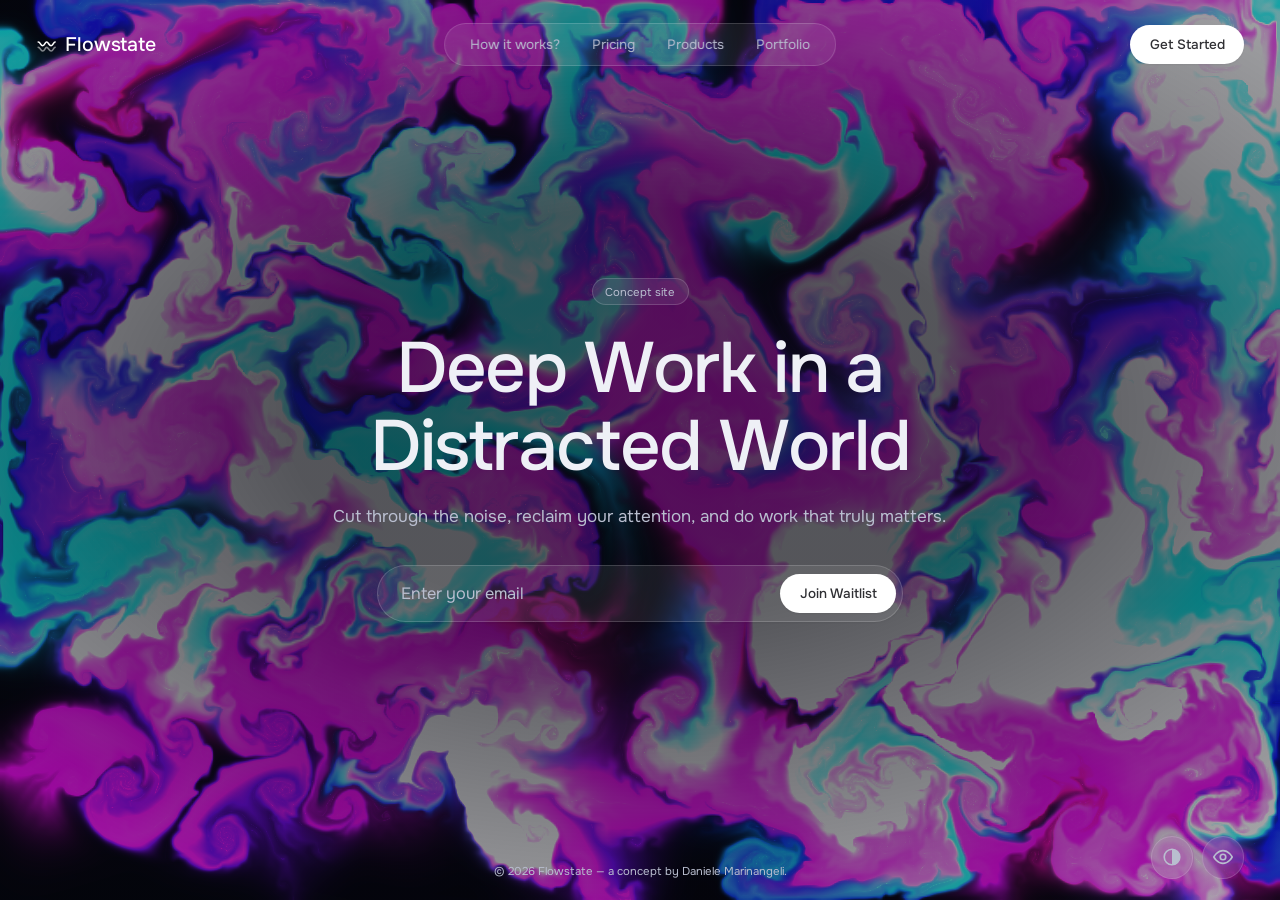
<file: flowstate/index.html>
<!doctype html>
<html lang="en">
<head>
<meta charset="utf-8">
<meta name="viewport" content="width=device-width, initial-scale=1">
<meta name="description" content="Flowstate is a concept site by Daniele Marinangeli: a focus-app waitlist with a live WebGL fluid."><title>Flowstate — Deep Work in a Distracted World</title>
<link rel="stylesheet" href="../assets/fonts.css">
<script type="importmap">{ "imports": { "lenis": "../assets/vendor/lenis.js" } }</script>
<style>
:root {
  --hero-base: #04050c;
  --heading: #eef0f6;
  --body-muted: #b9becf;
  --on-media: #ffffff;
  --action-inverse: #ffffff;
  --action-inverse-fg: #2f2f33;
  --glass-fill: rgba(255,255,255,0.08);
  --glass-border: rgba(255,255,255,0.16);
  --scrim: rgba(4,5,12,0.46);
  --scrim-strong: rgba(4,5,12,0.68);
  --scrim-soft: rgba(4,5,12,0.12);
  --duration-fast: 150ms;
  --ease-entrance: cubic-bezier(0.2, 0, 0, 1);
}
* { margin: 0; box-sizing: border-box; }
html { font-size: 16px; }
@media (max-width: 1920px) { html { font-size: 0.833333vw; } }
@media (max-width: 1440px) { html { font-size: 1.111111vw; } }
@media (max-width: 1024px) { html { font-size: 1.5625vw; } }
@media (max-width: 640px)  { html { font-size: 4.444444vw; } }
a { color: inherit; text-decoration: none; }
button { background: none; border: 0; font: inherit; cursor: pointer; color: inherit; }
body { font-family: "Onest", sans-serif; background: var(--hero-base); color: var(--heading); overflow-x: hidden; }

.hero {
  position: relative; display: flex; flex-direction: column; align-items: center; justify-content: center;
  min-height: 100lvh; width: 100vw; overflow: hidden; background: var(--hero-base);
  text-align: center; padding: 0 1.25rem;
}
.hero canvas { position: absolute; inset: 0; width: 100%; height: 100%; z-index: 0; pointer-events: none; }
.scrim {
  position: absolute; inset: 0; z-index: 1; pointer-events: none;
  background: radial-gradient(115% 95% at 50% 46%, var(--scrim-strong) 0%, var(--scrim-strong) 24%, var(--scrim) 52%, var(--scrim-soft) 100%);
}

.nav { position: absolute; inset-inline: 0; top: 0; z-index: 20; display: flex; align-items: center; justify-content: space-between; padding: 1.25rem; }
.brand { display: flex; align-items: center; gap: 0.6rem; font-weight: 500; font-size: 1.15rem; color: var(--on-media); letter-spacing: -0.01em; }
.brand svg { width: 1.35rem; height: 1.35rem; stroke: currentColor; }
.links {
  display: none; position: absolute; left: 50%; transform: translateX(-50%); height: 3rem; align-items: center; gap: 2.25rem;
  border-radius: 9999px; border: 1px solid var(--glass-border); background: var(--glass-fill);
  padding: 0 1.75rem; backdrop-filter: blur(12px); -webkit-backdrop-filter: blur(12px);
}
.links a { font-size: 0.95rem; color: var(--body-muted); white-space: nowrap; transition: color var(--duration-fast) var(--ease-entrance); }
.links a:hover { color: var(--heading); }

.pill {
  display: inline-flex; align-items: center; justify-content: center; height: 2.5rem; border-radius: 9999px;
  background: var(--action-inverse); padding: 0 1.125rem; font-size: 0.85rem; font-weight: 500; color: var(--action-inverse-fg);
  box-shadow: 0 1px 2px rgba(0,0,0,.05); transition: background var(--duration-fast) var(--ease-entrance); white-space: nowrap;
}
.pill:hover { background: rgba(255,255,255,0.85); }
.pill:focus-visible { outline: none; box-shadow: 0 0 0 2px rgba(255,255,255,.7); }

.col { position: relative; z-index: 10; display: flex; flex-direction: column; align-items: center; width: 100%; max-width: 22rem; }
.badge {
  display: inline-flex; align-items: center; border-radius: 9999px; border: 1px solid var(--glass-border); background: var(--glass-fill);
  padding: 0.4rem 0.875rem; font-size: 0.72rem; color: var(--body-muted); backdrop-filter: blur(12px); -webkit-backdrop-filter: blur(12px);
}
h1 { margin-top: 1.25rem; max-width: 20rem; font-size: 2rem; font-weight: 500; line-height: 1.1; letter-spacing: -0.02em; color: var(--heading); text-align: center; }
.sub { margin-top: 1rem; max-width: 20rem; font-size: 1rem; line-height: 1.5; color: var(--body-muted); }
.formwrap { margin-top: 1.75rem; display: flex; justify-content: center; width: 100%; }
form { width: 37rem; max-width: 100%; }
.bar {
  display: flex; align-items: center; height: 3.5rem; border-radius: 9999px; border: 1px solid var(--glass-border); background: var(--glass-fill);
  backdrop-filter: blur(12px); -webkit-backdrop-filter: blur(12px); box-shadow: 0 1px 2px rgba(0,0,0,.05); padding-left: 1.25rem; padding-right: 0.35rem;
}
.bar input { flex: 1; min-width: 0; height: 100%; background: transparent; border: 0; outline: none; color: var(--heading); font: inherit; font-size: 0.95rem; }
.bar input::placeholder { color: var(--body-muted); }
footer { position: absolute; inset-inline: 0; bottom: 0; z-index: 20; display: flex; justify-content: center; padding: 1.25rem; font-size: 0.72rem; color: var(--body-muted); }

.w { display: inline-block; opacity: 0; will-change: transform, opacity; }
.rv { opacity: 0; will-change: transform, opacity; transition: opacity 700ms var(--ease-entrance), transform 700ms var(--ease-entrance); }
.rv.in { opacity: 1; transform: none !important; }

@media (min-width: 640px) {
  .hero { padding: 0 2.5rem; }
  .nav { padding: 1.75rem 2.5rem; }
  .brand { font-size: 1.375rem; }
  .brand svg { width: 1.5rem; height: 1.5rem; }
  .links { display: flex; }
  .pill { height: 2.75rem; padding: 0 1.375rem; font-size: 0.95rem; }
  .col { max-width: 40rem; }
  .badge { font-size: 0.8rem; }
  h1 { margin-top: 1.75rem; max-width: 34rem; font-size: 3.5rem; }
  .sub { margin-top: 1.25rem; max-width: 34rem; font-size: 1.1rem; }
  .formwrap { margin-top: 2.5rem; }
  .bar { height: 4rem; padding-left: 1.5rem; padding-right: 0.4rem; }
  .bar input { font-size: 1.15rem; }
  footer { padding: 1.5rem 2.5rem; font-size: 0.8rem; }
}
@media (min-width: 1024px) {
  .col { max-width: 52rem; }
  h1 { max-width: 46rem; font-size: 5rem; }
  .sub { max-width: none; font-size: 1.2rem; }
}

/* ---- Interface toggle: hide everything but the animation ---- */
.ui-toggle .i-eyeoff { display: none; }
body.ui-hidden .ui-toggle .i-eye { display: none; }
body.ui-hidden .ui-toggle .i-eyeoff { display: block; }
.hero > :not(canvas):not(.ui-toggle) { transition: opacity 0.6s ease, visibility 0s linear 0s; }
body.ui-hidden .hero > :not(canvas):not(.ui-toggle) { opacity: 0 !important; visibility: hidden; pointer-events: none !important; transition: opacity 0.6s ease, visibility 0s linear 0.6s; }
.ui-toggle:focus-visible { outline: 3px solid #f7dd47; outline-offset: 2px; }
.ui-toggle {
  position: absolute; z-index: 30; right: 1.25rem; bottom: 1.25rem; width: 3rem; height: 3rem; display: flex; align-items: center; justify-content: center;
  border-radius: 9999px; border: 1px solid var(--glass-border); background: var(--glass-fill); color: var(--body-muted);
  backdrop-filter: blur(12px); -webkit-backdrop-filter: blur(12px); transition: color 150ms var(--ease-entrance), background 150ms var(--ease-entrance);
}
.ui-toggle:hover { color: var(--heading); background: rgba(255,255,255,0.16); }
body.ui-hidden .ui-toggle { opacity: 0.55; }
body.ui-hidden .ui-toggle:hover { opacity: 1; }
@media (min-width: 640px) { .ui-toggle { right: 2.5rem; bottom: 1.5rem; } }

/* ---- Theme: blue (ultramarine field, yellow / pink / white ink) ---- */
html[data-theme="ultra"] {
  --hero-base: #1423b8;
  --heading: #ffffff;
  --body-muted: #e6e9ff;
  --glass-fill: rgba(255,255,255,0.16);
  --glass-border: rgba(255,255,255,0.34);
  --scrim: rgba(20,35,184,0);
  --scrim-strong: rgba(20,35,184,0);
  --scrim-soft: rgba(20,35,184,0);
}
body { transition: background-color 0.6s ease; }
html[data-theme="ultra"] .brand, html[data-theme="ultra"] .links a, html[data-theme="ultra"] .badge,
html[data-theme="ultra"] h1, html[data-theme="ultra"] .sub, html[data-theme="ultra"] footer { mix-blend-mode: difference; color: #fff; }
html[data-theme="ultra"] .links, html[data-theme="ultra"] .badge { backdrop-filter: none; -webkit-backdrop-filter: none; }
html[data-theme="ultra"] .bar { background: #ffffff; border-color: #ffffff; backdrop-filter: none; -webkit-backdrop-filter: none; }
html[data-theme="ultra"] .bar input { color: #0a0a0a; }
html[data-theme="ultra"] .bar input::placeholder { color: #5b5f73; }
html[data-theme="ultra"] .bar .pill { background: #1fc27a; color: #0a0a0a; }
html[data-theme="ultra"] .bar .pill:hover { background: #3fd493; }
.ui-toggle.theme-toggle { right: calc(1.25rem + 3.6rem); }
@media (min-width: 640px) { .ui-toggle.theme-toggle { right: calc(2.5rem + 3.6rem); } }
</style>
<script>
(function () {
  var t = 'dark';
  try { t = localStorage.getItem('flowstate-theme') || 'dark'; } catch (e) {}
  var q = /[?&]theme=(ultra|dark)/.exec(location.search); if (q) t = q[1];
  if (t !== 'ultra') t = 'dark';
  document.documentElement.setAttribute('data-theme', t);
  window.__flowInitialTheme = t;
})();
</script>
</head>
<body>
<section class="hero">
  <canvas aria-hidden="true"></canvas>
  <div class="scrim" aria-hidden="true"></div>

  <header class="nav rv" data-delay="150" data-from="translateY(-0.75rem)">
    <a class="brand" href="/">
      <svg viewBox="0 0 24 24" fill="none" aria-hidden="true">
        <path d="M2.5 9c2.5 0 2.5 4.2 5 4.2S10 9 12 9s2.5 4.2 5 4.2S19.5 9 21.5 9" stroke="currentColor" stroke-width="1.8" stroke-linecap="round"/>
        <path d="M2.5 15c2.5 0 2.5 4.2 5 4.2S10 15 12 15s2.5 4.2 5 4.2S19.5 15 21.5 15" stroke="currentColor" stroke-width="1.8" stroke-linecap="round" opacity="0.5"/>
      </svg>
      <span>Flowstate</span>
    </a>
    <nav class="links">
      <a href="#how-it-works">How it works?</a>
      <a href="#pricing">Pricing</a>
      <a href="#products">Products</a>
      <a href="../">Portfolio</a>
    </nav>
    <a class="pill" href="#get-started">Get Started</a>
  </header>

  <div class="col">
    <p class="badge rv" data-delay="320" data-from="translateY(1.25rem)">Concept site</p>
    <h1 data-words data-delay="480" data-stagger="85" data-dur="720" data-y="26">Deep Work in a Distracted World</h1>
    <p class="sub" data-words data-delay="1150" data-stagger="22" data-dur="600" data-y="14">Cut through the noise, reclaim your attention, and do work that truly matters.</p>
    <div class="formwrap rv" data-delay="1450" data-from="translateY(1.25rem)">
      <form id="waitlist">
        <div class="bar">
          <input type="email" required placeholder="Enter your email" aria-label="Email">
          <button class="pill" type="submit">Join Waitlist</button>
        </div>
      </form>
    </div>
  </div>

  <footer class="rv" data-delay="1650" data-from="translateY(1.25rem)">© 2026 Flowstate — a concept by Daniele Marinangeli.</footer>

  <button class="ui-toggle theme-toggle" id="themeToggle" type="button" aria-pressed="false" aria-label="Switch to the blue theme" title="Switch to the blue theme (T)">
    <svg viewBox="0 0 24 24" width="22" height="22" fill="none" stroke="currentColor" stroke-width="1.8" stroke-linecap="round" stroke-linejoin="round" aria-hidden="true"><circle cx="12" cy="12" r="8.5"/><path d="M12 3.5v17a8.5 8.5 0 0 0 0-17z" fill="currentColor" stroke="none"/></svg>
  </button>
  <button class="ui-toggle" id="uiToggle" type="button" aria-pressed="false" aria-label="Hide interface, show only the animation" title="Hide interface (H)">
    <svg class="i-eye" viewBox="0 0 24 24" width="22" height="22" fill="none" stroke="currentColor" stroke-width="1.8" stroke-linecap="round" stroke-linejoin="round" aria-hidden="true"><path d="M2 12s3.6-7 10-7 10 7 10 7-3.6 7-10 7S2 12 2 12z"/><circle cx="12" cy="12" r="3"/></svg>
<svg class="i-eyeoff" viewBox="0 0 24 24" width="22" height="22" fill="none" stroke="currentColor" stroke-width="1.8" stroke-linecap="round" stroke-linejoin="round" aria-hidden="true"><path d="M9.9 5.2A10.6 10.6 0 0 1 12 5c6.4 0 10 7 10 7a17 17 0 0 1-3 3.9M6.1 6.1C3.6 7.8 2 12 2 12s3.6 7 10 7a9.7 9.7 0 0 0 4.1-.9"/><path d="M9.9 9.9a3 3 0 0 0 4.2 4.2"/><path d="M3 3l18 18"/></svg>
  </button>
</section>
<script>
(function () {
  const btn = document.getElementById('uiToggle');
  function set(hidden) {
    document.querySelectorAll('.rv').forEach(e => { e.style.transitionDelay = '0ms'; });
    document.body.classList.toggle('ui-hidden', hidden);
    btn.setAttribute('aria-pressed', String(hidden));
    const label = hidden ? 'Show interface' : 'Hide interface, show only the animation';
    btn.setAttribute('aria-label', label);
    btn.title = (hidden ? 'Show interface' : 'Hide interface') + ' (H)';
  }
  btn.addEventListener('click', () => set(!document.body.classList.contains('ui-hidden')));
  window.addEventListener('keydown', e => {
    if (e.target && /input|textarea/i.test(e.target.tagName)) return;
    if (e.key === 'h' || e.key === 'H') set(!document.body.classList.contains('ui-hidden'));
    if (e.key === 'Escape') set(false);
  });
})();
</script>

<script>
/* ---------- Reveals ---------- */
(function () {
  const ease = 'cubic-bezier(0.215, 0.61, 0.355, 1)'; // easeOutCubic
  document.querySelectorAll('[data-words]').forEach(el => {
    const words = el.textContent.trim().split(/\s+/);
    const y = el.dataset.y, dur = el.dataset.dur, stagger = +el.dataset.stagger, base = +el.dataset.delay;
    el.textContent = '';
    el.setAttribute('aria-label', words.join(' '));
    words.forEach((word, i) => {
      const s = document.createElement('span');
      s.className = 'w';
      s.setAttribute('aria-hidden', 'true');
      s.textContent = word;
      s.style.transform = 'translateY(' + y + 'px)';
      s.style.transition = 'opacity ' + dur + 'ms ' + ease + ', transform ' + dur + 'ms ' + ease;
      s.style.transitionDelay = (base + i * stagger) + 'ms';
      el.appendChild(s);
      if (i < words.length - 1) el.appendChild(document.createTextNode(' '));
    });
  });
  document.querySelectorAll('.rv').forEach(el => {
    el.style.transform = el.dataset.from;
    el.style.transitionDelay = el.dataset.delay + 'ms';
  });
  requestAnimationFrame(() => requestAnimationFrame(() => {
    document.querySelectorAll('.rv').forEach(el => el.classList.add('in'));
    document.querySelectorAll('.w').forEach(el => { el.style.opacity = 1; el.style.transform = 'none'; });
  }));
  const form = document.getElementById('waitlist');
  form.addEventListener('submit', e => {
    e.preventDefault();
    const input = form.querySelector('input');
    input.value = '';
    input.placeholder = 'Concept site: nothing is stored';
  });
})();
</script>

<script>
/* ---------- WebGL fluid simulation (Pavel Dobryakov, MIT) — bloom path removed (BLOOM is off) ---------- */
function fluidSimulation(canvas) {
    canvas.width = canvas.clientWidth;
    canvas.height = canvas.clientHeight;

    let config = {
        SIM_RESOLUTION: 200,
        DYE_RESOLUTION: 512,
        DENSITY_DISSIPATION: 0.958,
        VELOCITY_DISSIPATION: 0.96,
        PRESSURE_DISSIPATION: 0.8,
        PRESSURE_ITERATIONS: 20,
        CURL: 42,
        SPLAT_RADIUS: 0.22,
        SHADING: true,
        COLORFUL: true,
        PAUSED: false,
        BACK_COLOR: { r: 4, g: 5, b: 12 },
        THEME_BG: { r: 20, g: 35, b: 184 },
        TRANSPARENT: false
    }

    function pointerPrototype() {
        this.id = -1; this.x = 0; this.y = 0; this.dx = 0; this.dy = 0;
        this.down = false; this.moved = false; this.color = [30, 0, 300];
    }

    let themeMode = window.__flowInitialTheme === 'ultra' ? 1 : 0;
    let pointers = [];
    let splatStack = [];
    pointers.push(new pointerPrototype());

    const { gl, ext } = getWebGLContext(canvas);

    if (isMobile()) config.SHADING = false;
    if (!ext.supportLinearFiltering) config.SHADING = false;

    function getWebGLContext(canvas) {
        const params = { alpha: true, depth: false, stencil: false, antialias: false, preserveDrawingBuffer: false };
        let gl = canvas.getContext('webgl2', params);
        const isWebGL2 = !!gl;
        if (!isWebGL2)
            gl = canvas.getContext('webgl', params) || canvas.getContext('experimental-webgl', params);

        let halfFloat;
        let supportLinearFiltering;
        if (isWebGL2) {
            gl.getExtension('EXT_color_buffer_float');
            supportLinearFiltering = gl.getExtension('OES_texture_float_linear');
        } else {
            halfFloat = gl.getExtension('OES_texture_half_float');
            supportLinearFiltering = gl.getExtension('OES_texture_half_float_linear');
        }

        gl.clearColor(0.0, 0.0, 0.0, 1.0);

        const halfFloatTexType = isWebGL2 ? gl.HALF_FLOAT : halfFloat.HALF_FLOAT_OES;
        let formatRGBA, formatRG, formatR;

        if (isWebGL2) {
            formatRGBA = getSupportedFormat(gl, gl.RGBA16F, gl.RGBA, halfFloatTexType);
            formatRG = getSupportedFormat(gl, gl.RG16F, gl.RG, halfFloatTexType);
            formatR = getSupportedFormat(gl, gl.R16F, gl.RED, halfFloatTexType);
        } else {
            formatRGBA = getSupportedFormat(gl, gl.RGBA, gl.RGBA, halfFloatTexType);
            formatRG = getSupportedFormat(gl, gl.RGBA, gl.RGBA, halfFloatTexType);
            formatR = getSupportedFormat(gl, gl.RGBA, gl.RGBA, halfFloatTexType);
        }

        return { gl, ext: { formatRGBA, formatRG, formatR, halfFloatTexType, supportLinearFiltering } };
    }

    function getSupportedFormat(gl, internalFormat, format, type) {
        if (!supportRenderTextureFormat(gl, internalFormat, format, type)) {
            switch (internalFormat) {
                case gl.R16F: return getSupportedFormat(gl, gl.RG16F, gl.RG, type);
                case gl.RG16F: return getSupportedFormat(gl, gl.RGBA16F, gl.RGBA, type);
                default: return null;
            }
        }
        return { internalFormat, format }
    }

    function supportRenderTextureFormat(gl, internalFormat, format, type) {
        let texture = gl.createTexture();
        gl.bindTexture(gl.TEXTURE_2D, texture);
        gl.texParameteri(gl.TEXTURE_2D, gl.TEXTURE_MIN_FILTER, gl.NEAREST);
        gl.texParameteri(gl.TEXTURE_2D, gl.TEXTURE_MAG_FILTER, gl.NEAREST);
        gl.texParameteri(gl.TEXTURE_2D, gl.TEXTURE_WRAP_S, gl.CLAMP_TO_EDGE);
        gl.texParameteri(gl.TEXTURE_2D, gl.TEXTURE_WRAP_T, gl.CLAMP_TO_EDGE);
        gl.texImage2D(gl.TEXTURE_2D, 0, internalFormat, 4, 4, 0, format, type, null);
        let fbo = gl.createFramebuffer();
        gl.bindFramebuffer(gl.FRAMEBUFFER, fbo);
        gl.framebufferTexture2D(gl.FRAMEBUFFER, gl.COLOR_ATTACHMENT0, gl.TEXTURE_2D, texture, 0);
        return gl.checkFramebufferStatus(gl.FRAMEBUFFER) == gl.FRAMEBUFFER_COMPLETE;
    }

    function isMobile() { return /Mobi|Android/i.test(navigator.userAgent); }

    class GLProgram {
        constructor(vertexShader, fragmentShader) {
            this.uniforms = {};
            this.program = gl.createProgram();
            gl.attachShader(this.program, vertexShader);
            gl.attachShader(this.program, fragmentShader);
            gl.linkProgram(this.program);
            if (!gl.getProgramParameter(this.program, gl.LINK_STATUS))
                throw gl.getProgramInfoLog(this.program);
            const uniformCount = gl.getProgramParameter(this.program, gl.ACTIVE_UNIFORMS);
            for (let i = 0; i < uniformCount; i++) {
                const uniformName = gl.getActiveUniform(this.program, i).name;
                this.uniforms[uniformName] = gl.getUniformLocation(this.program, uniformName);
            }
        }
        bind() { gl.useProgram(this.program); }
    }

    function compileShader(type, source) {
        const shader = gl.createShader(type);
        gl.shaderSource(shader, source);
        gl.compileShader(shader);
        if (!gl.getShaderParameter(shader, gl.COMPILE_STATUS))
            throw gl.getShaderInfoLog(shader);
        return shader;
    };

    const baseVertexShader = compileShader(gl.VERTEX_SHADER, `
        precision highp float;
        attribute vec2 aPosition;
        varying vec2 vUv;
        varying vec2 vL;
        varying vec2 vR;
        varying vec2 vT;
        varying vec2 vB;
        uniform vec2 texelSize;
        void main () {
            vUv = aPosition * 0.5 + 0.5;
            vL = vUv - vec2(texelSize.x, 0.0);
            vR = vUv + vec2(texelSize.x, 0.0);
            vT = vUv + vec2(0.0, texelSize.y);
            vB = vUv - vec2(0.0, texelSize.y);
            gl_Position = vec4(aPosition, 0.0, 1.0);
        }
    `);

    const clearShader = compileShader(gl.FRAGMENT_SHADER, `
        precision mediump float;
        precision mediump sampler2D;
        varying highp vec2 vUv;
        uniform sampler2D uTexture;
        uniform float value;
        void main () {
            gl_FragColor = value * texture2D(uTexture, vUv);
        }
    `);

    const colorShader = compileShader(gl.FRAGMENT_SHADER, `
        precision mediump float;
        uniform vec4 color;
        void main () {
            gl_FragColor = color;
        }
    `);

    const displayShader = compileShader(gl.FRAGMENT_SHADER, `
        precision highp float;
        precision highp sampler2D;
        varying vec2 vUv;
        uniform sampler2D uTexture;
        void main () {
            vec3 C = texture2D(uTexture, vUv).rgb;
            float a = max(C.r, max(C.g, C.b));
            gl_FragColor = vec4(C, a);
        }
    `);

    const displayInkShader = compileShader(gl.FRAGMENT_SHADER, `
        precision highp float;
        precision highp sampler2D;
        varying vec2 vUv;
        varying vec2 vL;
        varying vec2 vR;
        varying vec2 vT;
        varying vec2 vB;
        uniform sampler2D uTexture;
        uniform vec2 texelSize;
        uniform vec3 bgColor;
        void main () {
            vec3 L = texture2D(uTexture, vL).rgb;
            vec3 R = texture2D(uTexture, vR).rgb;
            vec3 T = texture2D(uTexture, vT).rgb;
            vec3 B = texture2D(uTexture, vB).rgb;
            vec3 C = texture2D(uTexture, vUv).rgb;
            float dx = length(R) - length(L);
            float dy = length(T) - length(B);
            vec3 n = normalize(vec3(dx, dy, length(texelSize)));
            float diffuse = clamp(dot(n, vec3(0.0, 0.0, 1.0)) + 0.55, 0.88, 1.0);
            float m = max(C.r, max(C.g, C.b));
            vec3 hue = C / max(m, 0.0001);
            vec3 col = mix(bgColor, hue * diffuse, smoothstep(0.04, 0.5, m));
            gl_FragColor = vec4(col, 1.0);
        }
    `);

    const displayShadingShader = compileShader(gl.FRAGMENT_SHADER, `
        precision highp float;
        precision highp sampler2D;
        varying vec2 vUv;
        varying vec2 vL;
        varying vec2 vR;
        varying vec2 vT;
        varying vec2 vB;
        uniform sampler2D uTexture;
        uniform vec2 texelSize;
        void main () {
            vec3 L = texture2D(uTexture, vL).rgb;
            vec3 R = texture2D(uTexture, vR).rgb;
            vec3 T = texture2D(uTexture, vT).rgb;
            vec3 B = texture2D(uTexture, vB).rgb;
            vec3 C = texture2D(uTexture, vUv).rgb;
            float dx = length(R) - length(L);
            float dy = length(T) - length(B);
            vec3 n = normalize(vec3(dx, dy, length(texelSize)));
            vec3 l = vec3(0.0, 0.0, 1.0);
            float diffuse = clamp(dot(n, l) + 0.7, 0.7, 1.0);
            C.rgb *= diffuse;
            float a = max(C.r, max(C.g, C.b));
            gl_FragColor = vec4(C, a);
        }
    `);

    const splatShader = compileShader(gl.FRAGMENT_SHADER, `
        precision highp float;
        precision highp sampler2D;
        varying vec2 vUv;
        uniform sampler2D uTarget;
        uniform float aspectRatio;
        uniform vec3 color;
        uniform vec2 point;
        uniform float radius;
        void main () {
            vec2 p = vUv - point.xy;
            p.x *= aspectRatio;
            vec3 splat = exp(-dot(p, p) / radius) * color;
            vec3 base = texture2D(uTarget, vUv).xyz;
            gl_FragColor = vec4(base + splat, 1.0);
        }
    `);

    const advectionManualFilteringShader = compileShader(gl.FRAGMENT_SHADER, `
        precision highp float;
        precision highp sampler2D;
        varying vec2 vUv;
        uniform sampler2D uVelocity;
        uniform sampler2D uSource;
        uniform vec2 texelSize;
        uniform vec2 dyeTexelSize;
        uniform float dt;
        uniform float dissipation;
        vec4 bilerp (sampler2D sam, vec2 uv, vec2 tsize) {
            vec2 st = uv / tsize - 0.5;
            vec2 iuv = floor(st);
            vec2 fuv = fract(st);
            vec4 a = texture2D(sam, (iuv + vec2(0.5, 0.5)) * tsize);
            vec4 b = texture2D(sam, (iuv + vec2(1.5, 0.5)) * tsize);
            vec4 c = texture2D(sam, (iuv + vec2(0.5, 1.5)) * tsize);
            vec4 d = texture2D(sam, (iuv + vec2(1.5, 1.5)) * tsize);
            return mix(mix(a, b, fuv.x), mix(c, d, fuv.x), fuv.y);
        }
        void main () {
            vec2 coord = vUv - dt * bilerp(uVelocity, vUv, texelSize).xy * texelSize;
            gl_FragColor = dissipation * bilerp(uSource, coord, dyeTexelSize);
            gl_FragColor.a = 1.0;
        }
    `);

    const advectionShader = compileShader(gl.FRAGMENT_SHADER, `
        precision highp float;
        precision highp sampler2D;
        varying vec2 vUv;
        uniform sampler2D uVelocity;
        uniform sampler2D uSource;
        uniform vec2 texelSize;
        uniform float dt;
        uniform float dissipation;
        void main () {
            vec2 coord = vUv - dt * texture2D(uVelocity, vUv).xy * texelSize;
            gl_FragColor = dissipation * texture2D(uSource, coord);
            gl_FragColor.a = 1.0;
        }
    `);

    const divergenceShader = compileShader(gl.FRAGMENT_SHADER, `
        precision mediump float;
        precision mediump sampler2D;
        varying highp vec2 vUv;
        varying highp vec2 vL;
        varying highp vec2 vR;
        varying highp vec2 vT;
        varying highp vec2 vB;
        uniform sampler2D uVelocity;
        void main () {
            float L = texture2D(uVelocity, vL).x;
            float R = texture2D(uVelocity, vR).x;
            float T = texture2D(uVelocity, vT).y;
            float B = texture2D(uVelocity, vB).y;
            vec2 C = texture2D(uVelocity, vUv).xy;
            if (vL.x < 0.0) { L = -C.x; }
            if (vR.x > 1.0) { R = -C.x; }
            if (vT.y > 1.0) { T = -C.y; }
            if (vB.y < 0.0) { B = -C.y; }
            float div = 0.5 * (R - L + T - B);
            gl_FragColor = vec4(div, 0.0, 0.0, 1.0);
        }
    `);

    const curlShader = compileShader(gl.FRAGMENT_SHADER, `
        precision mediump float;
        precision mediump sampler2D;
        varying highp vec2 vUv;
        varying highp vec2 vL;
        varying highp vec2 vR;
        varying highp vec2 vT;
        varying highp vec2 vB;
        uniform sampler2D uVelocity;
        void main () {
            float L = texture2D(uVelocity, vL).y;
            float R = texture2D(uVelocity, vR).y;
            float T = texture2D(uVelocity, vT).x;
            float B = texture2D(uVelocity, vB).x;
            float vorticity = R - L - T + B;
            gl_FragColor = vec4(0.5 * vorticity, 0.0, 0.0, 1.0);
        }
    `);

    const vorticityShader = compileShader(gl.FRAGMENT_SHADER, `
        precision highp float;
        precision highp sampler2D;
        varying vec2 vUv;
        varying vec2 vL;
        varying vec2 vR;
        varying vec2 vT;
        varying vec2 vB;
        uniform sampler2D uVelocity;
        uniform sampler2D uCurl;
        uniform float curl;
        uniform float dt;
        void main () {
            float L = texture2D(uCurl, vL).x;
            float R = texture2D(uCurl, vR).x;
            float T = texture2D(uCurl, vT).x;
            float B = texture2D(uCurl, vB).x;
            float C = texture2D(uCurl, vUv).x;
            vec2 force = 0.5 * vec2(abs(T) - abs(B), abs(R) - abs(L));
            force /= length(force) + 0.0001;
            force *= curl * C;
            force.y *= -1.0;
            vec2 vel = texture2D(uVelocity, vUv).xy;
            gl_FragColor = vec4(vel + force * dt, 0.0, 1.0);
        }
    `);

    const pressureShader = compileShader(gl.FRAGMENT_SHADER, `
        precision mediump float;
        precision mediump sampler2D;
        varying highp vec2 vUv;
        varying highp vec2 vL;
        varying highp vec2 vR;
        varying highp vec2 vT;
        varying highp vec2 vB;
        uniform sampler2D uPressure;
        uniform sampler2D uDivergence;
        vec2 boundary (vec2 uv) {
            return uv;
        }
        void main () {
            float L = texture2D(uPressure, boundary(vL)).x;
            float R = texture2D(uPressure, boundary(vR)).x;
            float T = texture2D(uPressure, boundary(vT)).x;
            float B = texture2D(uPressure, boundary(vB)).x;
            float C = texture2D(uPressure, vUv).x;
            float divergence = texture2D(uDivergence, vUv).x;
            float pressure = (L + R + B + T - divergence) * 0.25;
            gl_FragColor = vec4(pressure, 0.0, 0.0, 1.0);
        }
    `);

    const gradientSubtractShader = compileShader(gl.FRAGMENT_SHADER, `
        precision mediump float;
        precision mediump sampler2D;
        varying highp vec2 vUv;
        varying highp vec2 vL;
        varying highp vec2 vR;
        varying highp vec2 vT;
        varying highp vec2 vB;
        uniform sampler2D uPressure;
        uniform sampler2D uVelocity;
        vec2 boundary (vec2 uv) {
            return uv;
        }
        void main () {
            float L = texture2D(uPressure, boundary(vL)).x;
            float R = texture2D(uPressure, boundary(vR)).x;
            float T = texture2D(uPressure, boundary(vT)).x;
            float B = texture2D(uPressure, boundary(vB)).x;
            vec2 velocity = texture2D(uVelocity, vUv).xy;
            velocity.xy -= vec2(R - L, T - B);
            gl_FragColor = vec4(velocity, 0.0, 1.0);
        }
    `);

    const blit = (() => {
        gl.bindBuffer(gl.ARRAY_BUFFER, gl.createBuffer());
        gl.bufferData(gl.ARRAY_BUFFER, new Float32Array([-1, -1, -1, 1, 1, 1, 1, -1]), gl.STATIC_DRAW);
        gl.bindBuffer(gl.ELEMENT_ARRAY_BUFFER, gl.createBuffer());
        gl.bufferData(gl.ELEMENT_ARRAY_BUFFER, new Uint16Array([0, 1, 2, 0, 2, 3]), gl.STATIC_DRAW);
        gl.vertexAttribPointer(0, 2, gl.FLOAT, false, 0, 0);
        gl.enableVertexAttribArray(0);
        return (destination) => {
            gl.bindFramebuffer(gl.FRAMEBUFFER, destination);
            gl.drawElements(gl.TRIANGLES, 6, gl.UNSIGNED_SHORT, 0);
        }
    })();

    let simWidth, simHeight, dyeWidth, dyeHeight;
    let density, velocity, divergence, curl, pressure;

    const clearProgram = new GLProgram(baseVertexShader, clearShader);
    const colorProgram = new GLProgram(baseVertexShader, colorShader);
    const displayProgram = new GLProgram(baseVertexShader, displayShader);
    const displayShadingProgram = new GLProgram(baseVertexShader, displayShadingShader);
    const displayInkProgram = new GLProgram(baseVertexShader, displayInkShader);
    const splatProgram = new GLProgram(baseVertexShader, splatShader);
    const advectionProgram = new GLProgram(baseVertexShader, ext.supportLinearFiltering ? advectionShader : advectionManualFilteringShader);
    const divergenceProgram = new GLProgram(baseVertexShader, divergenceShader);
    const curlProgram = new GLProgram(baseVertexShader, curlShader);
    const vorticityProgram = new GLProgram(baseVertexShader, vorticityShader);
    const pressureProgram = new GLProgram(baseVertexShader, pressureShader);
    const gradienSubtractProgram = new GLProgram(baseVertexShader, gradientSubtractShader);

    function initFramebuffers() {
        let simRes = getResolution(config.SIM_RESOLUTION);
        let dyeRes = getResolution(config.DYE_RESOLUTION);

        simWidth = simRes.width; simHeight = simRes.height;
        dyeWidth = dyeRes.width; dyeHeight = dyeRes.height;

        const texType = ext.halfFloatTexType;
        const rgba = ext.formatRGBA, rg = ext.formatRG, r = ext.formatR;
        const filtering = ext.supportLinearFiltering ? gl.LINEAR : gl.NEAREST;

        if (density == null)
            density = createDoubleFBO(dyeWidth, dyeHeight, rgba.internalFormat, rgba.format, texType, filtering);
        else
            density = resizeDoubleFBO(density, dyeWidth, dyeHeight, rgba.internalFormat, rgba.format, texType, filtering);

        if (velocity == null)
            velocity = createDoubleFBO(simWidth, simHeight, rg.internalFormat, rg.format, texType, filtering);
        else
            velocity = resizeDoubleFBO(velocity, simWidth, simHeight, rg.internalFormat, rg.format, texType, filtering);

        divergence = createFBO(simWidth, simHeight, r.internalFormat, r.format, texType, gl.NEAREST);
        curl = createFBO(simWidth, simHeight, r.internalFormat, r.format, texType, gl.NEAREST);
        pressure = createDoubleFBO(simWidth, simHeight, r.internalFormat, r.format, texType, gl.NEAREST);
    }

    function createFBO(w, h, internalFormat, format, type, param) {
        gl.activeTexture(gl.TEXTURE0);
        let texture = gl.createTexture();
        gl.bindTexture(gl.TEXTURE_2D, texture);
        gl.texParameteri(gl.TEXTURE_2D, gl.TEXTURE_MIN_FILTER, param);
        gl.texParameteri(gl.TEXTURE_2D, gl.TEXTURE_MAG_FILTER, param);
        gl.texParameteri(gl.TEXTURE_2D, gl.TEXTURE_WRAP_S, gl.CLAMP_TO_EDGE);
        gl.texParameteri(gl.TEXTURE_2D, gl.TEXTURE_WRAP_T, gl.CLAMP_TO_EDGE);
        gl.texImage2D(gl.TEXTURE_2D, 0, internalFormat, w, h, 0, format, type, null);

        let fbo = gl.createFramebuffer();
        gl.bindFramebuffer(gl.FRAMEBUFFER, fbo);
        gl.framebufferTexture2D(gl.FRAMEBUFFER, gl.COLOR_ATTACHMENT0, gl.TEXTURE_2D, texture, 0);
        gl.viewport(0, 0, w, h);
        gl.clear(gl.COLOR_BUFFER_BIT);

        return {
            texture, fbo, width: w, height: h,
            attach(id) {
                gl.activeTexture(gl.TEXTURE0 + id);
                gl.bindTexture(gl.TEXTURE_2D, texture);
                return id;
            }
        };
    }

    function createDoubleFBO(w, h, internalFormat, format, type, param) {
        let fbo1 = createFBO(w, h, internalFormat, format, type, param);
        let fbo2 = createFBO(w, h, internalFormat, format, type, param);
        return {
            get read() { return fbo1; },
            set read(value) { fbo1 = value; },
            get write() { return fbo2; },
            set write(value) { fbo2 = value; },
            swap() { let temp = fbo1; fbo1 = fbo2; fbo2 = temp; }
        }
    }

    function resizeFBO(target, w, h, internalFormat, format, type, param) {
        let newFBO = createFBO(w, h, internalFormat, format, type, param);
        clearProgram.bind();
        gl.uniform1i(clearProgram.uniforms.uTexture, target.attach(0));
        gl.uniform1f(clearProgram.uniforms.value, 1);
        blit(newFBO.fbo);
        return newFBO;
    }

    function resizeDoubleFBO(target, w, h, internalFormat, format, type, param) {
        target.read = resizeFBO(target.read, w, h, internalFormat, format, type, param);
        target.write = createFBO(w, h, internalFormat, format, type, param);
        return target;
    }

    initFramebuffers();
    // Strong entrance: dense burst plus rapid follow-up waves (drained one per frame).
    multipleSplats(34);
    for (let i = 0; i < 8; i++)
        splatStack.push(10 + parseInt(Math.random() * 10));

    let lastColorChangeTime = Date.now();
    let virtualSeeded = false;
    let orbitAngle = 0;
    let vPrevX = 0, vPrevY = 0;
    let virtualColor = null;
    let lastVColorTime = 0;
    const engineStart = Date.now();
    const ORBIT_RADIUS = 300;
    const ORBIT_SPEED = 0.026;
    const ORBIT_START_DELAY = 700;

    let rafHandle = 0;
    let destroyed = false;

    update();

    function update() {
        if (destroyed) return;
        resizeCanvas();
        driveVirtualPointer();
        input();
        if (!config.PAUSED) step(0.016);
        render(null);
        rafHandle = requestAnimationFrame(update);
    }

    // Invisible auto-cursor orbiting the centre forever.
    function driveVirtualPointer() {
        if (Date.now() - engineStart < ORBIT_START_DELAY) return;
        const cx = canvas.width / 2;
        const cy = canvas.height / 2;
        const base = Math.min(ORBIT_RADIUS, canvas.width * 0.35, canvas.height * 0.35);
        const r = base * (0.72 + 0.28 * Math.sin(orbitAngle * 0.37));
        orbitAngle += ORBIT_SPEED;
        const x = cx + Math.cos(orbitAngle) * r;
        const y = cy + Math.sin(orbitAngle) * r;
        if (!virtualSeeded) {
            virtualSeeded = true;
            vPrevX = x; vPrevY = y;
            return;
        }
        if (!virtualColor || Date.now() - lastVColorTime > 120) {
            virtualColor = generateColor();
            const vk = themeMode === 1 ? 1.6 : 3.2; virtualColor.r *= vk; virtualColor.g *= vk; virtualColor.b *= vk;
            lastVColorTime = Date.now();
        }
        const dx = (x - vPrevX) * 9.0;
        const dy = (y - vPrevY) * 9.0;
        vPrevX = x; vPrevY = y;
        splat(x, y, dx, dy, virtualColor);
    }

    function input() {
        if (splatStack.length > 0) multipleSplats(splatStack.pop());

        for (let i = 0; i < pointers.length; i++) {
            const p = pointers[i];
            if (p.moved) {
                splat(p.x, p.y, p.dx, p.dy, p.color);
                p.moved = false;
            }
        }

        if (!config.COLORFUL) return;

        if (lastColorChangeTime + 100 < Date.now()) {
            lastColorChangeTime = Date.now();
            for (let i = 0; i < pointers.length; i++) pointers[i].color = generateColor();
        }
    }

    function step(dt) {
        gl.disable(gl.BLEND);
        gl.viewport(0, 0, simWidth, simHeight);

        curlProgram.bind();
        gl.uniform2f(curlProgram.uniforms.texelSize, 1.0 / simWidth, 1.0 / simHeight);
        gl.uniform1i(curlProgram.uniforms.uVelocity, velocity.read.attach(0));
        blit(curl.fbo);

        vorticityProgram.bind();
        gl.uniform2f(vorticityProgram.uniforms.texelSize, 1.0 / simWidth, 1.0 / simHeight);
        gl.uniform1i(vorticityProgram.uniforms.uVelocity, velocity.read.attach(0));
        gl.uniform1i(vorticityProgram.uniforms.uCurl, curl.attach(1));
        gl.uniform1f(vorticityProgram.uniforms.curl, config.CURL);
        gl.uniform1f(vorticityProgram.uniforms.dt, dt);
        blit(velocity.write.fbo);
        velocity.swap();

        divergenceProgram.bind();
        gl.uniform2f(divergenceProgram.uniforms.texelSize, 1.0 / simWidth, 1.0 / simHeight);
        gl.uniform1i(divergenceProgram.uniforms.uVelocity, velocity.read.attach(0));
        blit(divergence.fbo);

        clearProgram.bind();
        gl.uniform1i(clearProgram.uniforms.uTexture, pressure.read.attach(0));
        gl.uniform1f(clearProgram.uniforms.value, config.PRESSURE_DISSIPATION);
        blit(pressure.write.fbo);
        pressure.swap();

        pressureProgram.bind();
        gl.uniform2f(pressureProgram.uniforms.texelSize, 1.0 / simWidth, 1.0 / simHeight);
        gl.uniform1i(pressureProgram.uniforms.uDivergence, divergence.attach(0));
        for (let i = 0; i < config.PRESSURE_ITERATIONS; i++) {
            gl.uniform1i(pressureProgram.uniforms.uPressure, pressure.read.attach(1));
            blit(pressure.write.fbo);
            pressure.swap();
        }

        gradienSubtractProgram.bind();
        gl.uniform2f(gradienSubtractProgram.uniforms.texelSize, 1.0 / simWidth, 1.0 / simHeight);
        gl.uniform1i(gradienSubtractProgram.uniforms.uPressure, pressure.read.attach(0));
        gl.uniform1i(gradienSubtractProgram.uniforms.uVelocity, velocity.read.attach(1));
        blit(velocity.write.fbo);
        velocity.swap();

        advectionProgram.bind();
        gl.uniform2f(advectionProgram.uniforms.texelSize, 1.0 / simWidth, 1.0 / simHeight);
        if (!ext.supportLinearFiltering)
            gl.uniform2f(advectionProgram.uniforms.dyeTexelSize, 1.0 / simWidth, 1.0 / simHeight);
        let velocityId = velocity.read.attach(0);
        gl.uniform1i(advectionProgram.uniforms.uVelocity, velocityId);
        gl.uniform1i(advectionProgram.uniforms.uSource, velocityId);
        gl.uniform1f(advectionProgram.uniforms.dt, dt);
        gl.uniform1f(advectionProgram.uniforms.dissipation, config.VELOCITY_DISSIPATION);
        blit(velocity.write.fbo);
        velocity.swap();

        gl.viewport(0, 0, dyeWidth, dyeHeight);

        if (!ext.supportLinearFiltering)
            gl.uniform2f(advectionProgram.uniforms.dyeTexelSize, 1.0 / dyeWidth, 1.0 / dyeHeight);
        gl.uniform1i(advectionProgram.uniforms.uVelocity, velocity.read.attach(0));
        gl.uniform1i(advectionProgram.uniforms.uSource, density.read.attach(1));
        gl.uniform1f(advectionProgram.uniforms.dissipation, config.DENSITY_DISSIPATION);
        blit(density.write.fbo);
        density.swap();
    }

    function render(target) {
        if (themeMode === 1) {
            gl.disable(gl.BLEND);
            const w = target == null ? gl.drawingBufferWidth : dyeWidth;
            const h = target == null ? gl.drawingBufferHeight : dyeHeight;
            gl.viewport(0, 0, w, h);
            displayInkProgram.bind();
            const tb = config.THEME_BG;
            gl.uniform3f(displayInkProgram.uniforms.bgColor, tb.r / 255, tb.g / 255, tb.b / 255);
            gl.uniform2f(displayInkProgram.uniforms.texelSize, 1.0 / w, 1.0 / h);
            gl.uniform1i(displayInkProgram.uniforms.uTexture, density.read.attach(0));
            blit(target);
            return;
        }
        gl.blendFunc(gl.ONE, gl.ONE_MINUS_SRC_ALPHA);
        gl.enable(gl.BLEND);

        let width = target == null ? gl.drawingBufferWidth : dyeWidth;
        let height = target == null ? gl.drawingBufferHeight : dyeHeight;
        gl.viewport(0, 0, width, height);

        colorProgram.bind();
        let bc = config.BACK_COLOR;
        gl.uniform4f(colorProgram.uniforms.color, bc.r / 255, bc.g / 255, bc.b / 255, 1);
        blit(target);

        if (config.SHADING) {
            displayShadingProgram.bind();
            gl.uniform2f(displayShadingProgram.uniforms.texelSize, 1.0 / width, 1.0 / height);
            gl.uniform1i(displayShadingProgram.uniforms.uTexture, density.read.attach(0));
        } else {
            displayProgram.bind();
            gl.uniform1i(displayProgram.uniforms.uTexture, density.read.attach(0));
        }
        blit(target);
    }

    function splat(x, y, dx, dy, color) {
        gl.viewport(0, 0, simWidth, simHeight);
        splatProgram.bind();
        gl.uniform1i(splatProgram.uniforms.uTarget, velocity.read.attach(0));
        gl.uniform1f(splatProgram.uniforms.aspectRatio, canvas.width / canvas.height);
        gl.uniform2f(splatProgram.uniforms.point, x / canvas.width, 1.0 - y / canvas.height);
        gl.uniform3f(splatProgram.uniforms.color, dx, -dy, 1.0);
        gl.uniform1f(splatProgram.uniforms.radius, config.SPLAT_RADIUS / 100.0);
        blit(velocity.write.fbo);
        velocity.swap();

        gl.viewport(0, 0, dyeWidth, dyeHeight);
        gl.uniform1i(splatProgram.uniforms.uTarget, density.read.attach(0));
        gl.uniform3f(splatProgram.uniforms.color, color.r, color.g, color.b);
        blit(density.write.fbo);
        density.swap();
    }

    function multipleSplats(amount) {
        for (let i = 0; i < amount; i++) {
            const color = generateColor();
            const k = themeMode === 1 ? 2.2 : 10.0; color.r *= k; color.g *= k; color.b *= k;
            const x = canvas.width * Math.random();
            const y = canvas.height * Math.random();
            const dx = 1000 * (Math.random() - 0.5);
            const dy = 1000 * (Math.random() - 0.5);
            splat(x, y, dx, dy, color);
        }
    }

    function resizeCanvas() {
        if (canvas.width != canvas.clientWidth || canvas.height != canvas.clientHeight) {
            canvas.width = canvas.clientWidth;
            canvas.height = canvas.clientHeight;
            initFramebuffers();
        }
    }

    function pointerPos(clientX, clientY) {
        const rect = canvas.getBoundingClientRect();
        return { x: clientX - rect.left, y: clientY - rect.top };
    }

    const teardown = [];
    function on(target, type, handler, opts) {
        target.addEventListener(type, handler, opts);
        teardown.push(() => target.removeEventListener(type, handler, opts));
    }

    on(window, 'mousemove', e => {
        const { x, y } = pointerPos(e.clientX, e.clientY);
        const p = pointers[0];
        if (!p.everMoved) {
            p.everMoved = true;
            p.x = x; p.y = y; p.down = true;
            return;
        }
        p.down = true;
        p.moved = true;
        p.dx = (x - p.x) * 5.0;
        p.dy = (y - p.y) * 5.0;
        p.x = x; p.y = y;
        p.color = generateColor();
    });

    on(window, 'touchmove', e => {
        const touches = e.targetTouches;
        for (let i = 0; i < touches.length; i++) {
            if (i >= pointers.length) pointers.push(new pointerPrototype());
            const p = pointers[i];
            const { x, y } = pointerPos(touches[i].clientX, touches[i].clientY);
            p.down = true;
            p.moved = p.everMoved === true;
            p.everMoved = true;
            p.dx = (x - p.x) * 8.0;
            p.dy = (y - p.y) * 8.0;
            p.x = x; p.y = y;
        }
    }, { passive: true });

    on(window, 'touchstart', e => {
        const touches = e.targetTouches;
        for (let i = 0; i < touches.length; i++) {
            if (i >= pointers.length) pointers.push(new pointerPrototype());
            const p = pointers[i];
            const { x, y } = pointerPos(touches[i].clientX, touches[i].clientY);
            p.id = touches[i].identifier;
            p.down = true;
            p.x = x; p.y = y;
            p.color = generateColor();
        }
    }, { passive: true });

    on(window, 'mouseup', () => { pointers[0].down = false; });

    on(window, 'touchend', e => {
        const touches = e.changedTouches;
        for (let i = 0; i < touches.length; i++)
            for (let j = 0; j < pointers.length; j++)
                if (touches[i].identifier == pointers[j].id) pointers[j].down = false;
    });

    // lets the page switch palette at runtime; a fresh burst repaints the field
    window.__flowTheme = (mode) => { themeMode = mode; multipleSplats(26); };

    return function destroy() {
        destroyed = true;
        if (rafHandle) cancelAnimationFrame(rafHandle);
        for (const off of teardown) off();
    };

    function generateColor() {
        if (themeMode === 1) {
            // Blue theme: yellow, pink and white ink on the ultramarine field
            const inks = [[0.97, 0.87, 0.28], [0.91, 0.28, 0.62], [1.0, 1.0, 1.0]];
            const c = inks[Math.floor(Math.random() * inks.length)];
            const k = 0.5 + Math.random() * 0.5;
            return { r: c[0] * k, g: c[1] * k, b: c[2] * k };
        }
        // Electric cyan→blue→violet→magenta band
        const h = 0.5 + Math.random() * 0.42;
        let c = HSVtoRGB(h, 0.95, 1.0);
        c.r *= 0.92; c.g *= 0.92; c.b *= 0.92;
        return c;
    }

    function HSVtoRGB(h, s, v) {
        let r, g, b, i, f, p, q, t;
        i = Math.floor(h * 6);
        f = h * 6 - i;
        p = v * (1 - s);
        q = v * (1 - f * s);
        t = v * (1 - (1 - f) * s);
        switch (i % 6) {
            case 0: r = v, g = t, b = p; break;
            case 1: r = q, g = v, b = p; break;
            case 2: r = p, g = v, b = t; break;
            case 3: r = p, g = q, b = v; break;
            case 4: r = t, g = p, b = v; break;
            case 5: r = v, g = p, b = q; break;
        }
        return { r, g, b };
    }

    function getResolution(resolution) {
        let aspectRatio = gl.drawingBufferWidth / gl.drawingBufferHeight;
        if (aspectRatio < 1) aspectRatio = 1.0 / aspectRatio;
        let max = Math.round(resolution * aspectRatio);
        let min = Math.round(resolution);
        if (gl.drawingBufferWidth > gl.drawingBufferHeight)
            return { width: max, height: min };
        else
            return { width: min, height: max };
    }
}

const canvas = document.querySelector("canvas");
if (canvas) {
    try { fluidSimulation(canvas); } catch (err) { console.error("Fluid simulation failed:", err); }
}
</script>

<script type="module">
/* Lenis smooth scroll (loaded dynamically so a CDN failure never breaks the page) */
try {
  const { default: Lenis } = await import("lenis");
  const lenis = new Lenis({ smoothWheel: true });
  function raf(t) { lenis.raf(t); requestAnimationFrame(raf); }
  requestAnimationFrame(raf);
} catch (e) { console.warn("Lenis unavailable:", e); }
</script>
<script>
(function () {
  const b = document.getElementById('themeToggle');
  function apply(theme, fromUser) {
    document.documentElement.setAttribute('data-theme', theme);
    const blue = theme === 'ultra';
    b.setAttribute('aria-pressed', String(blue));
    const label = blue ? 'Switch to the dark theme' : 'Switch to the blue theme';
    b.setAttribute('aria-label', label);
    b.title = label + ' (T)';
    try { localStorage.setItem('flowstate-theme', theme); } catch (e) {}
    if (fromUser && window.__flowTheme) window.__flowTheme(blue ? 1 : 0);
  }
  const flip = () => apply(document.documentElement.getAttribute('data-theme') === 'ultra' ? 'dark' : 'ultra', true);
  apply(document.documentElement.getAttribute('data-theme'), false);
  b.addEventListener('click', flip);
  window.addEventListener('keydown', e => {
    if (e.target && /input|textarea/i.test(e.target.tagName)) return;
    if (e.key === 't' || e.key === 'T') flip();
  });
})();
</script>
</body>
</html>
</file>
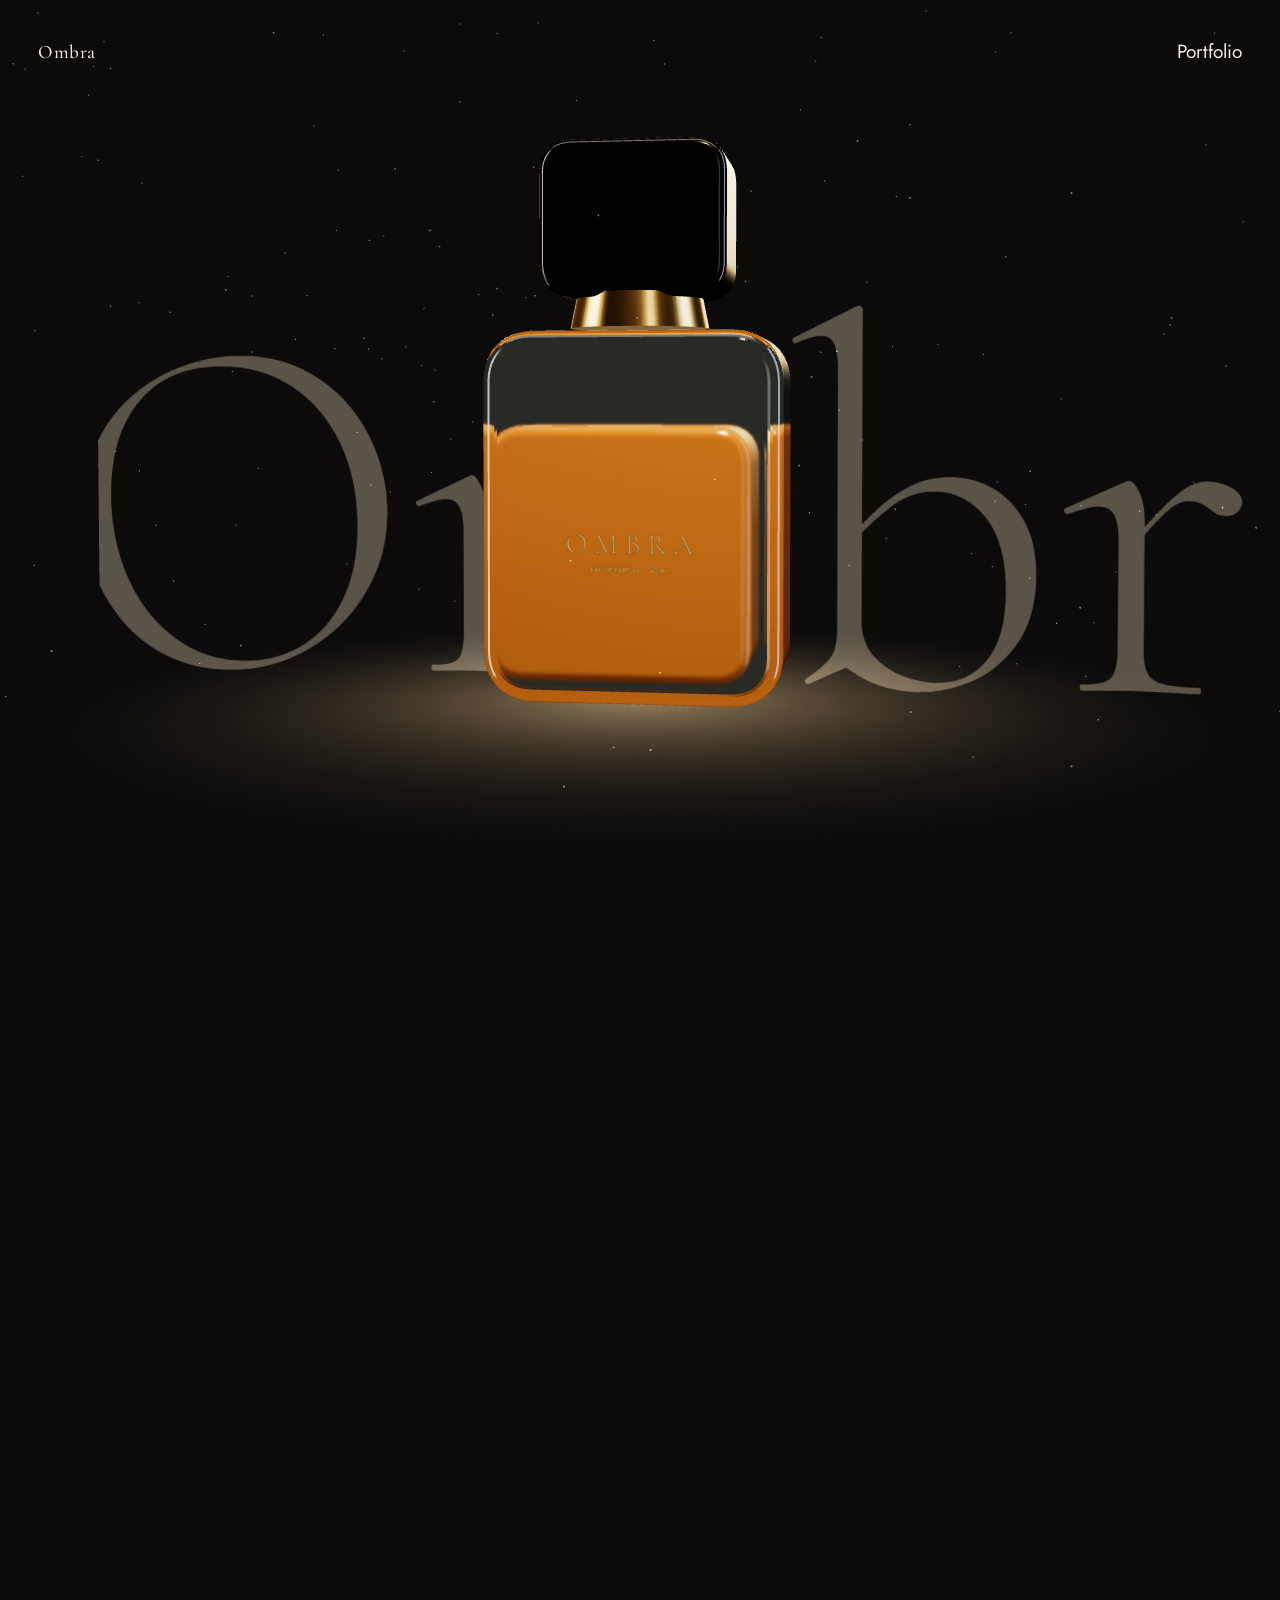
<file: ombra/index.html>
<!doctype html>
<html lang="en">
<head>
<meta charset="utf-8">
<meta name="viewport" content="width=device-width, initial-scale=1">
<title>Ombra — Eau de parfum</title>
<meta name="description" content="Ombra is a concept site by Daniele Marinangeli: a perfume bottle built entirely in code with Three.js, turning as you scroll.">
<link rel="stylesheet" href="../assets/fonts.css">
<script type="importmap">{ "imports": { "three": "../assets/vendor/three.module.js" } }</script>
<style>
:root {
  --bg: #0c0b0a;
  --ink: #f2ede4;
  --muted: #b3ab9d;
  --gold: #c9a45c;
  --margin: clamp(20px, 3vw, 48px);
  --step-body: clamp(1.0625rem, 1rem + 0.25vw, 1.1875rem);
  --step-lead: clamp(1.5rem, 1.1rem + 1.4vw, 2.25rem);
  --ease: cubic-bezier(0.16, 1, 0.3, 1);
}
* { margin: 0; box-sizing: border-box; }
html { background: var(--bg); }
body { min-height: 620vh; font-family: "Jost", system-ui, sans-serif; font-size: var(--step-body); line-height: 1.5; color: var(--ink); background: var(--bg); -webkit-font-smoothing: antialiased; overflow-x: hidden; }
a { color: inherit; text-decoration: none; }
.serif { font-family: "Cormorant Garamond", Georgia, serif; font-weight: 300; }

#gl { position: fixed; inset: 0; width: 100%; height: 100%; z-index: 1; display: block; }

.top { position: fixed; z-index: 5; top: 0; left: 0; right: 0; display: flex; justify-content: space-between; align-items: center; padding: var(--margin); }
.top a { font-size: var(--step-body); transition: color 0.2s; }
.top a:hover { color: var(--gold); }
.brand { font-family: "Cormorant Garamond", serif; font-weight: 500; font-size: 1.5rem; letter-spacing: 0.02em; }

.stage { position: fixed; z-index: 4; bottom: var(--margin); max-width: 30rem; opacity: 0; transform: translateY(24px); transition: opacity 0.8s var(--ease), transform 0.8s var(--ease); pointer-events: none; }
.stage.on { opacity: 1; transform: none; pointer-events: auto; }
.stage.l { left: var(--margin); } .stage.r { right: var(--margin); text-align: left; }
.stage h2 { font-size: var(--step-lead); line-height: 1.05; letter-spacing: -0.01em; margin-bottom: 14px; }
.stage p { color: var(--ink); max-width: 36ch; }
.stage .gold { color: var(--gold); }
.hero-line { font-size: var(--step-lead); line-height: 1.15; max-width: 24ch; }
.hero-sub { margin-top: 12px; color: var(--muted); }
.notes { display: grid; gap: 10px; margin: 14px 0 24px; }
.notes b { font-weight: 500; color: var(--gold); display: inline-block; min-width: 4.5rem; }
.btn { display: inline-flex; align-items: center; height: 54px; padding: 0 28px; background: var(--gold); color: #0c0b0a; font-weight: 500; transition: transform 0.2s var(--ease), background 0.2s; }
.btn:hover { transform: translateY(-2px); background: #dbb972; }
.fine { margin-top: 18px; font-size: 0.9375rem; color: var(--muted); }

.no-gl #gl { display: none; }
.fallback { display: none; position: fixed; inset: 0; z-index: 2; align-items: center; justify-content: center; color: var(--muted); padding: var(--margin); text-align: center; }
.no-gl .fallback { display: flex; }

@media (max-width: 760px) {
  .stage { left: var(--margin) !important; right: var(--margin) !important; max-width: none; }
  .stage h2 { font-size: 1.75rem; }
}
@media (prefers-reduced-motion: reduce) {
  .stage { transition: none; }
}
</style>
</head>
<body>
<header class="top">
  <a class="brand" href="./">Ombra</a>
  <a href="../">Portfolio</a>
</header>

<canvas id="gl" aria-label="A perfume bottle, turning as you scroll" role="img"></canvas>
<p class="fallback">This page shows a 3D bottle and needs WebGL, which is not available here.</p>

<section class="stage l on" id="s0">
  <h1 class="hero-line serif">Ombra, an eau de parfum made of shadow and amber.</h1>
  <p class="hero-sub">Scroll to turn the bottle.</p>
</section>
<section class="stage r" id="s1">
  <h2 class="serif">Cut from a single block</h2>
  <p>Thick, clear and heavy in the hand. The glass bends the light long before you smell anything.</p>
</section>
<section class="stage l" id="s2">
  <h2 class="serif">Amber, slowly</h2>
  <p>Bergamot opens, iris stays, and a dry cedar finishes what the evening started.</p>
</section>
<section class="stage r" id="s3">
  <h2 class="serif">One <span class="gold">gold</span> collar</h2>
  <p>Brushed metal where the cap meets the glass: the only warm thing in the room.</p>
</section>
<section class="stage l" id="s4">
  <h2 class="serif">Ombra</h2>
  <div class="notes">
    <div><b>Top</b> bergamot, black pepper</div>
    <div><b>Heart</b> iris, rose</div>
    <div><b>Base</b> cedar, amber</div>
  </div>
  <a class="btn" href="../">Back to the portfolio</a>
  <p class="fine">A concept by Daniele Marinangeli. The brand and the product are fictional, and the bottle is generated entirely in code.</p>
</section>

<script type="module">
import * as THREE from 'three';

const canvas = document.getElementById('gl');
let renderer;
try {
  renderer = new THREE.WebGLRenderer({ canvas, antialias: true, powerPreference: 'high-performance' });
} catch (e) {
  document.documentElement.classList.add('no-gl');
}
if (renderer) start();

function start() {
  renderer.setPixelRatio(Math.min(window.devicePixelRatio, 2));
  renderer.toneMapping = THREE.ACESFilmicToneMapping;
  renderer.toneMappingExposure = 1.15;
  renderer.setClearColor(0x0c0b0a, 1);

  const scene = new THREE.Scene();
  const camera = new THREE.PerspectiveCamera(30, 1, 0.1, 60);

  // ---- environment: a dark room with a few soft boxes, so the glass has something to reflect ----
  const envScene = new THREE.Scene();
  envScene.add(new THREE.Mesh(new THREE.BoxGeometry(30, 30, 30), new THREE.MeshBasicMaterial({ color: 0x050403, side: THREE.BackSide })));
  function panel(w, h, x, y, z, color, power) {
    const m = new THREE.Mesh(new THREE.PlaneGeometry(w, h), new THREE.MeshBasicMaterial({ color: new THREE.Color(color).multiplyScalar(power), side: THREE.DoubleSide }));
    m.position.set(x, y, z); m.lookAt(0, 0, 0); envScene.add(m);
  }
  panel(2.5, 14, -9, 1, 2, 0xfff1dc, 7);
  panel(2.5, 14, 9, 1, -1, 0xcfe0ff, 5);
  panel(16, 3, 0, 10, 0, 0xffffff, 2.2);
  panel(10, 2, 0, 2, -11, 0xffd9a0, 5);
  panel(1.6, 8, 5, 1, 9, 0xffffff, 3);
  const pmrem = new THREE.PMREMGenerator(renderer);
  const envTex = pmrem.fromScene(envScene, 0.03).texture;
  scene.environment = envTex;

  // ---- helpers ----
  function roundedRect(w, h, r) {
    const s = new THREE.Shape(), x = -w / 2, y = -h / 2;
    s.moveTo(x + r, y); s.lineTo(x + w - r, y); s.quadraticCurveTo(x + w, y, x + w, y + r);
    s.lineTo(x + w, y + h - r); s.quadraticCurveTo(x + w, y + h, x + w - r, y + h);
    s.lineTo(x + r, y + h); s.quadraticCurveTo(x, y + h, x, y + h - r);
    s.lineTo(x, y + r); s.quadraticCurveTo(x, y, x + r, y);
    return s;
  }
  function block(w, h, r, depth, bevel) {
    const g = new THREE.ExtrudeGeometry(roundedRect(w, h, r), { depth, bevelEnabled: true, bevelThickness: bevel, bevelSize: bevel, bevelSegments: 10, curveSegments: 28 });
    g.center();
    return g;
  }

  const bottle = new THREE.Group();
  scene.add(bottle);

  // glass body (solid, refracting)
  const glassMat = new THREE.MeshPhysicalMaterial({
    color: 0xffffff, metalness: 0, roughness: 0.02, transmission: 1, thickness: 1.8, ior: 1.5,
    attenuationColor: new THREE.Color(0xcfe6dc), attenuationDistance: 3, envMapIntensity: 1.15, specularIntensity: 1
  });
  const body = new THREE.Mesh(block(1.5, 1.9, 0.2, 0.62, 0.1), glassMat);
  bottle.add(body);

  // the perfume (opaque, so the glass can refract it)
  const liquidMat = new THREE.MeshPhysicalMaterial({
    color: 0xd9822a, emissive: 0x7a3a06, emissiveIntensity: 0.55, roughness: 0.22, metalness: 0, clearcoat: 0.6, clearcoatRoughness: 0.08, envMapIntensity: 0.65
  });
  const liquid = new THREE.Mesh(block(1.3, 1.25, 0.14, 0.5, 0.06), liquidMat);
  liquid.position.set(0, -0.165, 0);
  bottle.add(liquid);

  // gold collar and cap
  const goldMat = new THREE.MeshPhysicalMaterial({ color: 0xc9a45c, metalness: 1, roughness: 0.24, envMapIntensity: 1.5, clearcoat: 0.3 });
  const collar = new THREE.Mesh(new THREE.CylinderGeometry(0.36, 0.4, 0.2, 64), goldMat);
  collar.position.set(0, 1.17, 0);
  bottle.add(collar);
  const capMat = new THREE.MeshPhysicalMaterial({ color: 0x0b0b0b, metalness: 0.15, roughness: 0.12, clearcoat: 1, clearcoatRoughness: 0.12, envMapIntensity: 0.7 });
  const cap = new THREE.Mesh(block(0.96, 0.78, 0.14, 0.56, 0.05), capMat);
  cap.position.set(0, 1.68, 0);
  bottle.add(cap);
  const capBand = new THREE.Mesh(new THREE.CylinderGeometry(0.31, 0.31, 0.06, 64), goldMat);
  capBand.position.set(0, 1.3, 0);
  bottle.add(capBand);

  // label printed on the front of the glass
  function makeLabel() {
    const c = document.createElement('canvas'); c.width = 1024; c.height = 512;
    const g = c.getContext('2d');
    g.clearRect(0, 0, 1024, 512);
    g.fillStyle = '#c9a45c'; g.textAlign = 'center'; g.textBaseline = 'middle';
    g.font = '300 150px "Cormorant Garamond", Georgia, serif';
    g.fillText('O M B R A', 512, 210);
    g.font = '500 34px "Jost", sans-serif';
    g.fillText('EAU DE PARFUM  ·  50 ML', 512, 340);
    const t = new THREE.CanvasTexture(c); t.colorSpace = THREE.SRGBColorSpace; t.anisotropy = 8;
    return t;
  }
  const label = new THREE.Mesh(new THREE.PlaneGeometry(1.1, 0.55), new THREE.MeshBasicMaterial({ map: makeLabel(), transparent: true, depthWrite: false, toneMapped: false }));
  label.position.set(0, -0.2, 0.415);
  bottle.add(label);
  if (document.fonts && document.fonts.load) {
    Promise.all([document.fonts.load('300 40px "Cormorant Garamond"'), document.fonts.load('500 20px "Jost"')]).then(() => { label.material.map = makeLabel(); label.material.needsUpdate = true; nameMesh.material.map = nameTexture(); nameMesh.material.needsUpdate = true; });
  }

  // pool of warm light on the ground (no floor, the room is dark)
  function radialTexture(inner, outer) {
    const c = document.createElement('canvas'); c.width = c.height = 512;
    const g = c.getContext('2d');
    const gr = g.createRadialGradient(256, 256, 0, 256, 256, 256);
    gr.addColorStop(0, inner); gr.addColorStop(1, outer);
    g.fillStyle = gr; g.fillRect(0, 0, 512, 512);
    const t = new THREE.CanvasTexture(c); t.colorSpace = THREE.SRGBColorSpace; return t;
  }
  const pool = new THREE.Mesh(new THREE.PlaneGeometry(7, 7), new THREE.MeshBasicMaterial({ map: radialTexture('rgba(255,214,150,0.55)', 'rgba(0,0,0,0)'), transparent: true, depthWrite: false, blending: THREE.AdditiveBlending, toneMapped: false }));
  pool.rotation.x = -Math.PI / 2; pool.position.y = -1.07;
  scene.add(pool);
  const key = new THREE.SpotLight(0xffe0b0, 90, 16, 0.42, 1, 1.5);
  key.position.set(1.5, 7, 3.5); key.target.position.set(0, 0, 0);
  scene.add(key, key.target);

  // the name, set in the room behind the bottle: the glass bends it
  function nameTexture() {
    const c = document.createElement('canvas'); c.width = 2048; c.height = 900;
    const g = c.getContext('2d');
    g.fillStyle = '#5a5347'; g.textAlign = 'center'; g.textBaseline = 'middle';
    g.font = '300 780px "Cormorant Garamond", Georgia, serif';
    g.fillText('Ombra', 1024, 470);
    const t = new THREE.CanvasTexture(c); t.colorSpace = THREE.SRGBColorSpace; t.anisotropy = 8; return t;
  }
  const nameMesh = new THREE.Mesh(new THREE.PlaneGeometry(10.5, 10.5 * 900 / 2048), new THREE.MeshBasicMaterial({ map: nameTexture(), transparent: true, toneMapped: false }));
  nameMesh.position.set(0, -0.35, -3.4);
  scene.add(nameMesh);

  // dust in the light
  const N = 260, pos = new Float32Array(N * 3), seed = [];
  for (let i = 0; i < N; i++) {
    pos[i * 3] = (Math.random() - 0.5) * 8; pos[i * 3 + 1] = Math.random() * 6 - 1.2; pos[i * 3 + 2] = (Math.random() - 0.5) * 6;
    seed.push(0.02 + Math.random() * 0.05);
  }
  const dustGeo = new THREE.BufferGeometry(); dustGeo.setAttribute('position', new THREE.BufferAttribute(pos, 3));
  const dust = new THREE.Points(dustGeo, new THREE.PointsMaterial({ color: 0xffe3b5, size: 0.025, transparent: true, opacity: 0.55, depthWrite: false, blending: THREE.AdditiveBlending }));
  scene.add(dust);

  // ---- scroll story ----
  const K = [
    { p: 0.00, pos: [0.0, 0.5, 11.0], look: [0, 0.45, 0], ry: -0.5 },
    { p: 0.25, pos: [4.2, 0.9, 7.6], look: [0, 0.3, 0], ry: 0.85 },
    { p: 0.50, pos: [-4.0, -0.3, 6.6], look: [0, 0.0, 0], ry: 2.3 },
    { p: 0.75, pos: [1.5, 2.8, 5.6], look: [0, 1.35, 0], ry: 4.0 },
    { p: 1.00, pos: [0.0, 0.6, 11.0], look: [0, 0.45, 0], ry: Math.PI * 2 }
  ];
  const sm = t => t * t * (3 - 2 * t);
  function sample(p) {
    let i = 0;
    while (i < K.length - 2 && p > K[i + 1].p) i++;
    const a = K[i], b = K[i + 1];
    const t = sm(Math.min(1, Math.max(0, (p - a.p) / (b.p - a.p))));
    const l = (x, y) => x + (y - x) * t;
    return { pos: a.pos.map((v, j) => l(v, b.pos[j])), look: a.look.map((v, j) => l(v, b.look[j])), ry: l(a.ry, b.ry) };
  }
  const stages = [[-1, 0.1, 's0'], [0.15, 0.36, 's1'], [0.4, 0.6, 's2'], [0.64, 0.84, 's3'], [0.9, 2, 's4']].map(([a, b, id]) => ({ a, b, el: document.getElementById(id) }));

  let target = 0, cur = 0, mx = 0, my = 0, tmx = 0, tmy = 0;
  const reduce = window.matchMedia('(prefers-reduced-motion: reduce)').matches;
  function onScroll() { const max = document.documentElement.scrollHeight - innerHeight; target = max > 0 ? scrollY / max : 0; }
  addEventListener('scroll', onScroll, { passive: true }); onScroll();
  addEventListener('pointermove', e => { tmx = e.clientX / innerWidth * 2 - 1; tmy = e.clientY / innerHeight * 2 - 1; });

  function resize() {
    const w = innerWidth, h = innerHeight;
    renderer.setSize(w, h, false);
    camera.aspect = w / h; camera.updateProjectionMatrix();
  }
  addEventListener('resize', resize); resize();

  const clock = new THREE.Clock();
  function frame() {
    const t = clock.getElapsedTime();
    cur += (target - cur) * (reduce ? 1 : 0.06);
    mx += (tmx - mx) * 0.05; my += (tmy - my) * 0.05;
    const s = sample(cur);
    const far = camera.aspect < 1 ? 1.55 : 1;
    const look = new THREE.Vector3(...s.look);
    const p = new THREE.Vector3(...s.pos);
    p.sub(look).multiplyScalar(far).add(look);
    p.x += mx * 0.25; p.y += -my * 0.15;
    camera.position.copy(p);
    camera.lookAt(look);
    bottle.rotation.y = s.ry + (reduce ? 0 : Math.sin(t * 0.5) * 0.04);
    bottle.position.y = reduce ? 0 : Math.sin(t * 0.8) * 0.02;
    const q = dustGeo.attributes.position.array;
    for (let i = 0; i < N; i++) { q[i * 3 + 1] += seed[i] * 0.01; if (q[i * 3 + 1] > 5) q[i * 3 + 1] = -1.2; }
    dustGeo.attributes.position.needsUpdate = true;
    stages.forEach(st => st.el.classList.toggle('on', cur >= st.a && cur <= st.b));
    renderer.render(scene, camera);
    requestAnimationFrame(frame);
  }
  frame();
}
</script>
</body>
</html>
</file>
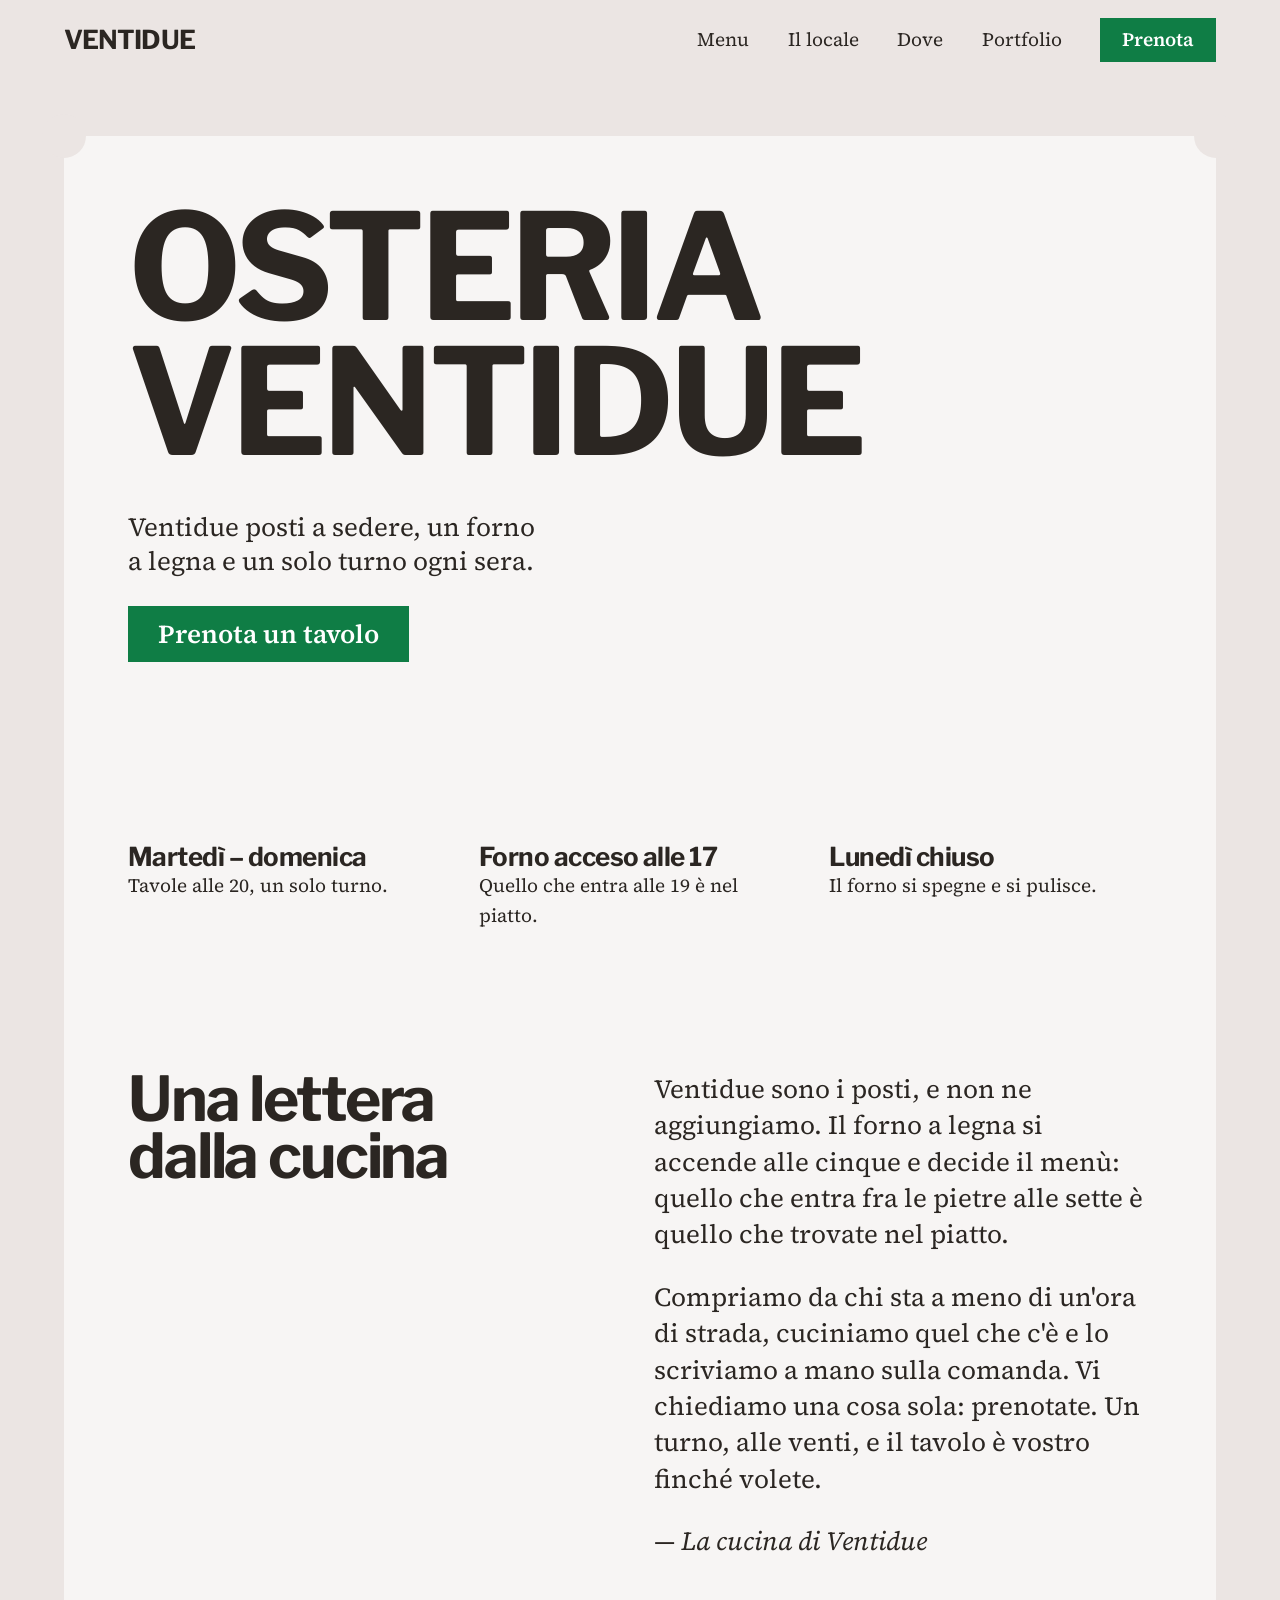
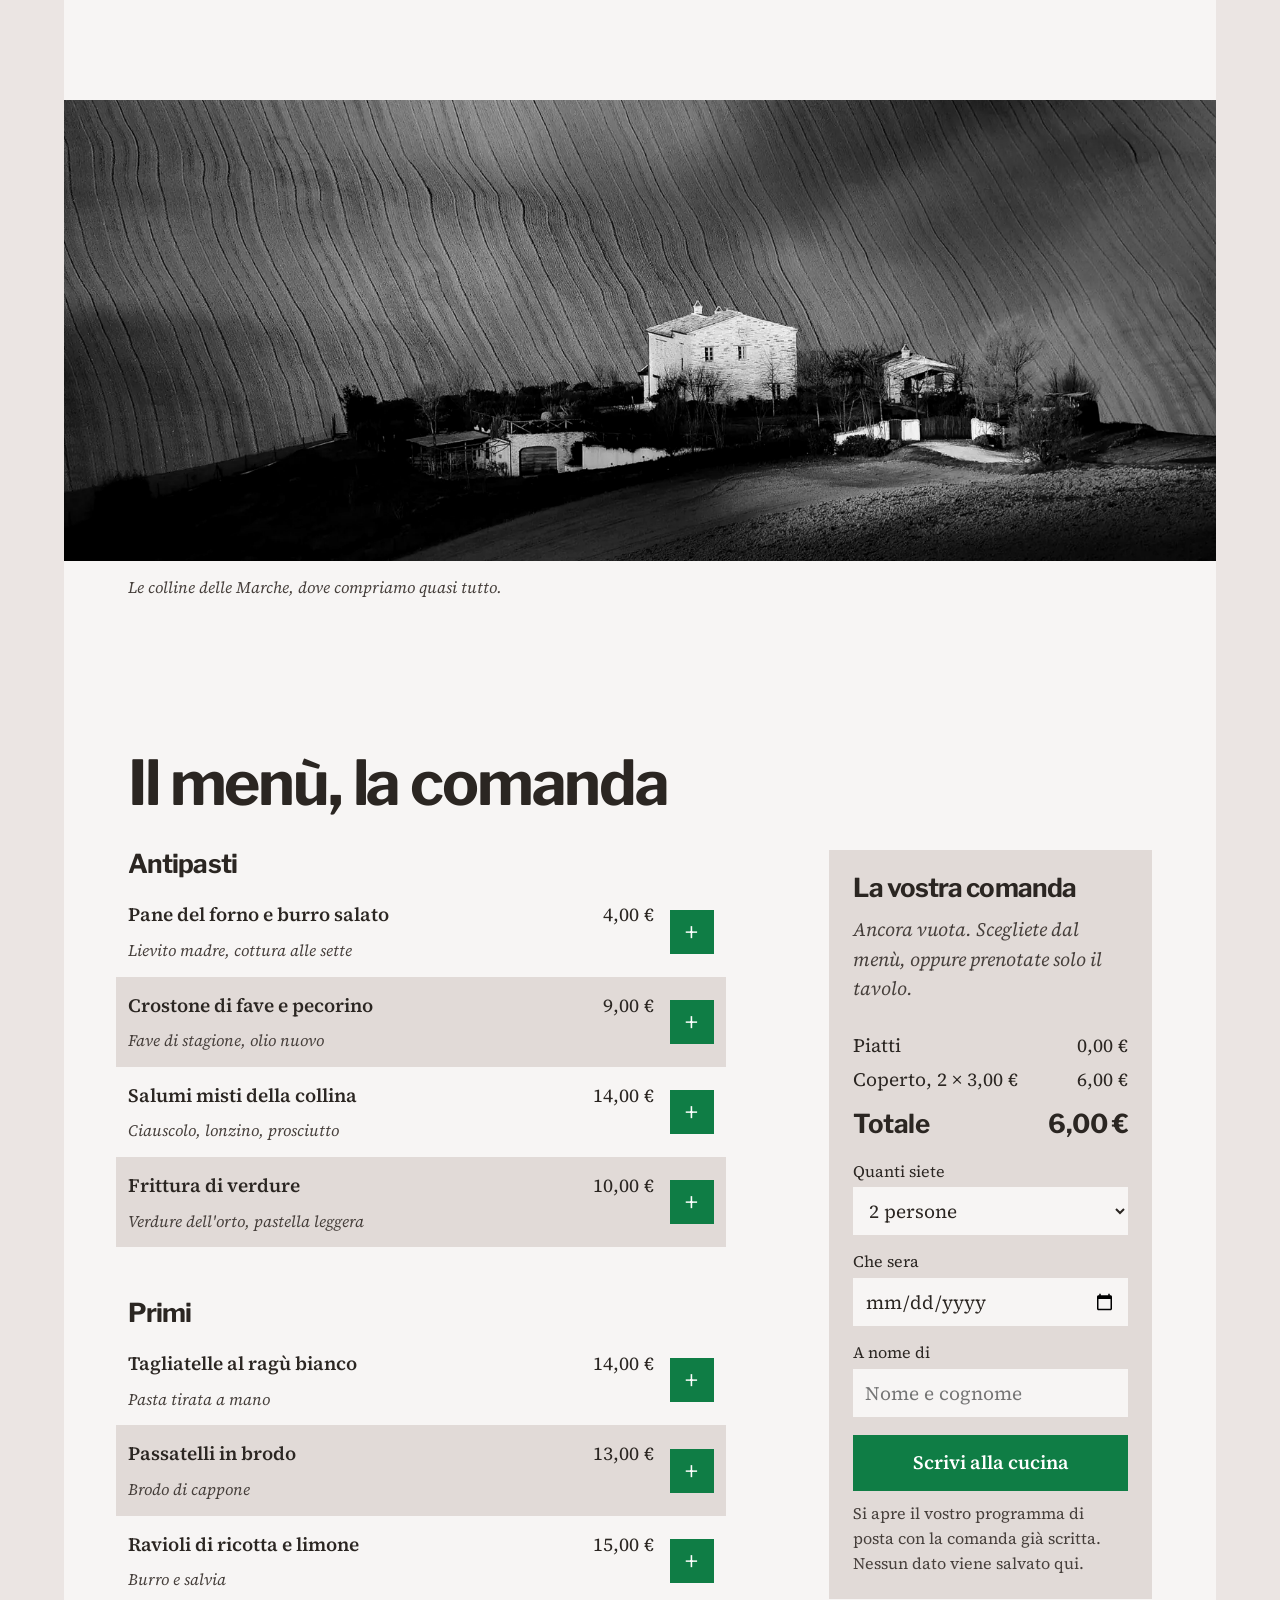
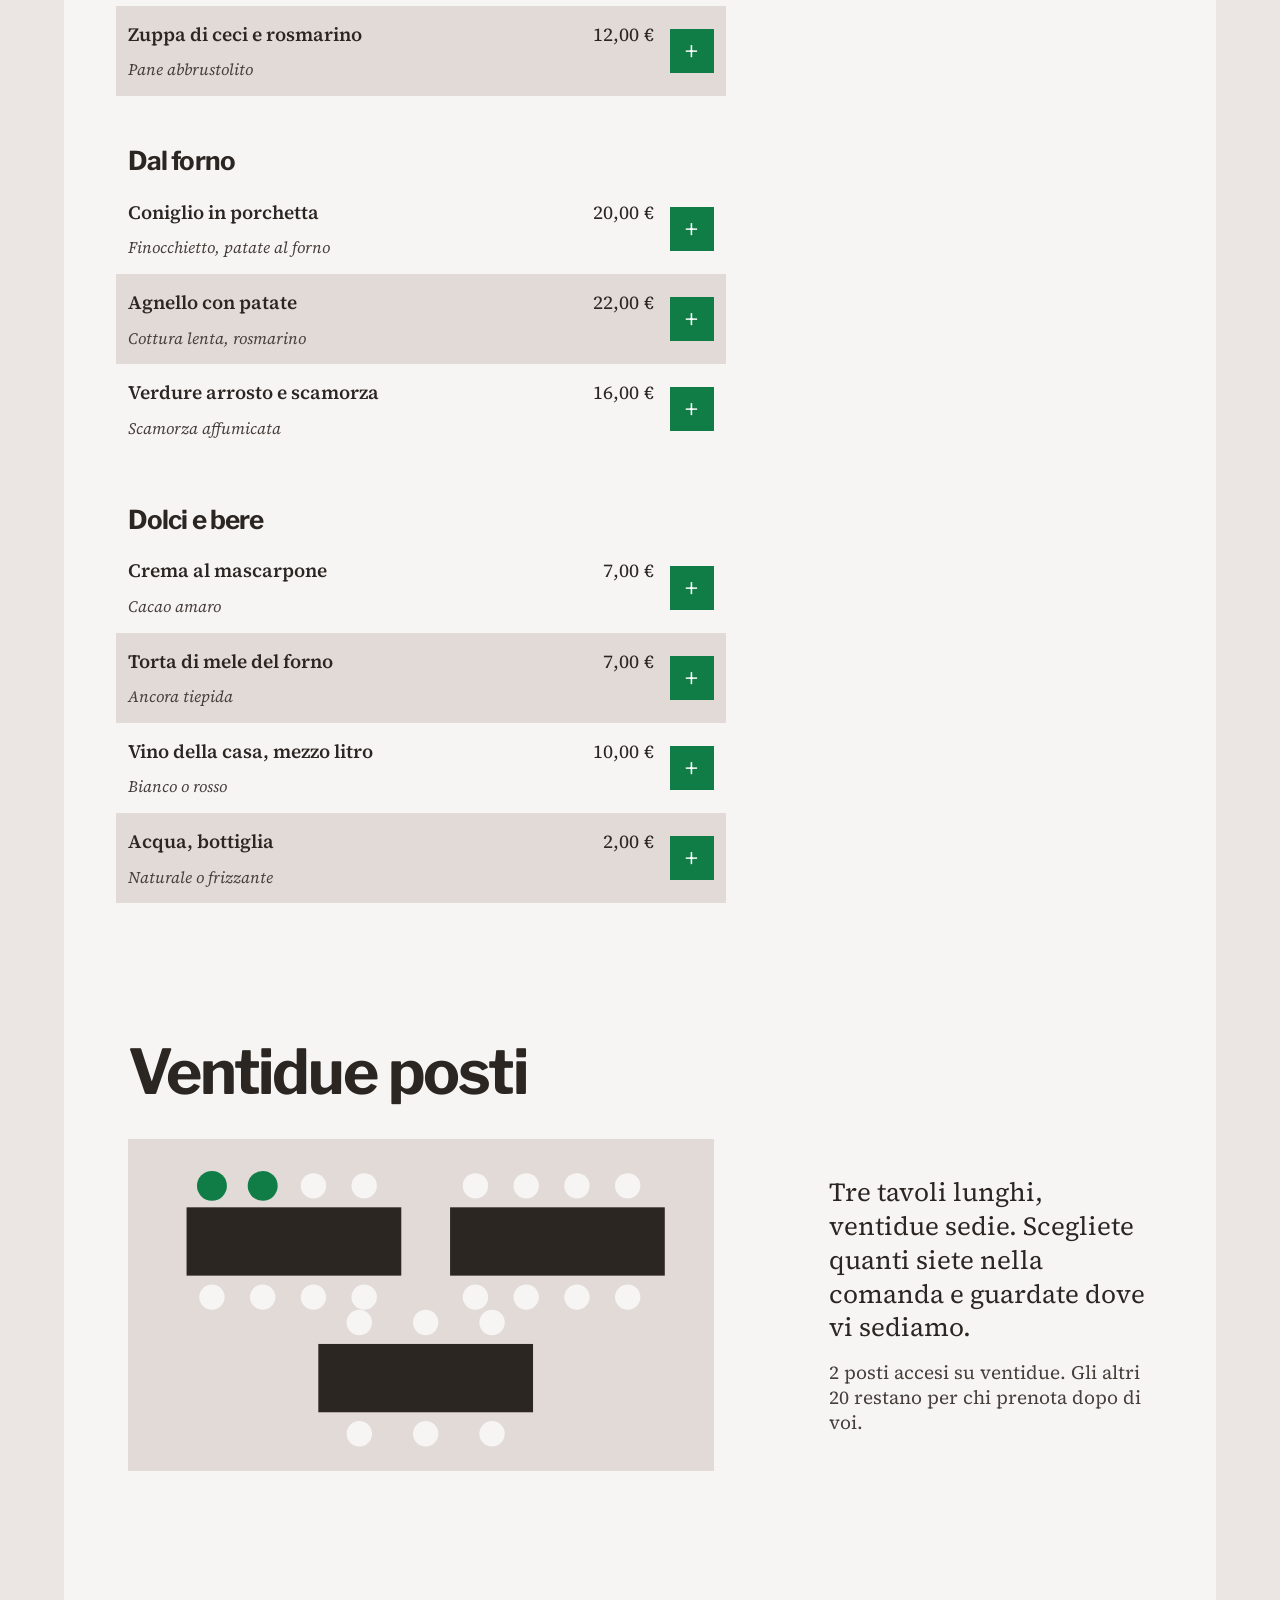
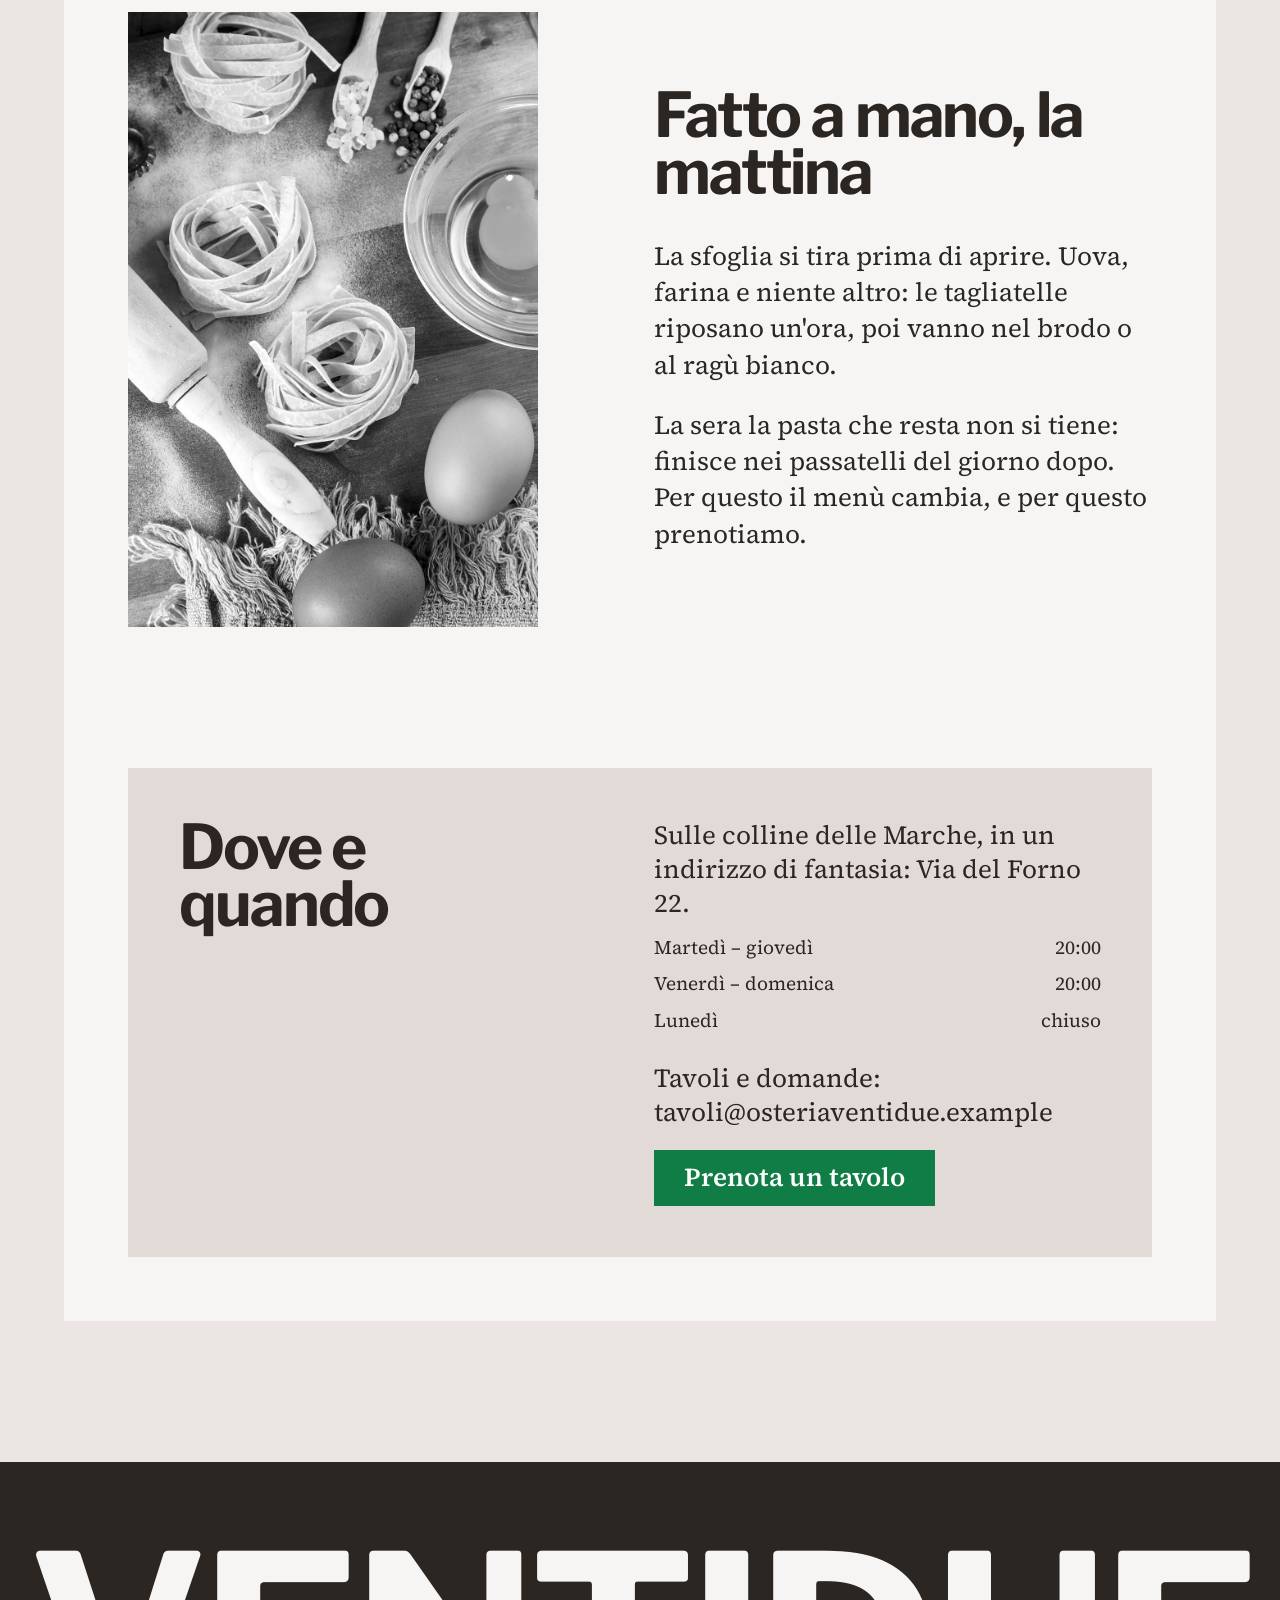
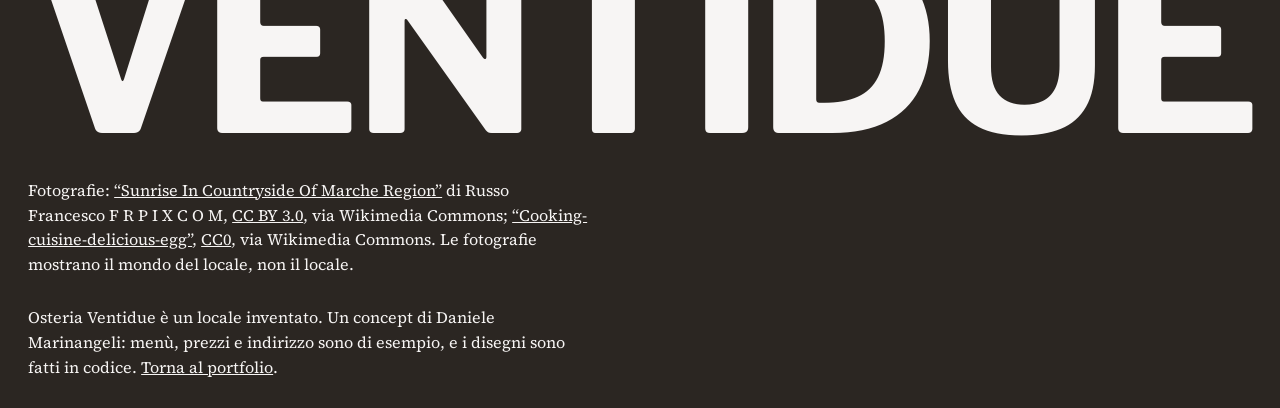
<file: osteria/index.html>
<!doctype html>
<html lang="it">
<head>
<meta charset="utf-8">
<meta name="viewport" content="width=device-width, initial-scale=1">
<title>Osteria Ventidue — Ventidue posti, un forno a legna</title>
<meta name="description" content="Osteria Ventidue è un locale inventato, un concept di Daniele Marinangeli: ventidue posti, un forno a legna, un solo turno ogni sera. Menu, comanda e prenotazione via email.">
<link rel="stylesheet" href="../assets/fonts.css">
<style>
:root {
  --field: #ebe5e3;
  --paper: #f7f5f4;
  --surface: #e1dad7;
  --ink: #2b2622;
  --muted: #463f3b;
  --accent: #0f7d45;
  --accent-ink: #ffffff;
  --margin: clamp(16px, 2.2vw, 32px);
  --gap: clamp(88px, 11vw, 176px);
  --step-small: 1rem;
  --step-body: clamp(1.0625rem, 1rem + 0.25vw, 1.1875rem);
  --step-lead: clamp(1.25rem, 1.1rem + 0.7vw, 1.625rem);
  --step-head: clamp(2rem, 1.3rem + 3.2vw, 4rem);
  --ease: cubic-bezier(0.16, 1, 0.3, 1);
}
* { margin: 0; box-sizing: border-box; }
html { background: var(--field); scroll-behavior: smooth; }
body { font-family: "Source Serif 4", Georgia, serif; font-size: var(--step-body); line-height: 1.55; color: var(--ink); background: var(--field); -webkit-font-smoothing: antialiased; overflow-x: hidden; }
a { color: inherit; }
button, input, select { font: inherit; color: inherit; }
button { cursor: pointer; border: 0; border-radius: 0; background: none; }
:focus-visible { outline: 3px solid var(--accent); outline-offset: 3px; }
.d { font-family: "Libre Franklin", "Arial Narrow", sans-serif; font-weight: 700; letter-spacing: -0.035em; line-height: 0.92; }
.up { text-transform: uppercase; }
p { max-width: 62ch; }

.bar { display: flex; align-items: center; justify-content: space-between; gap: 20px; width: min(72rem, calc(100% - 2 * var(--margin))); margin: 0 auto; padding: 18px 0; position: relative; z-index: 5; }
.wordmark { font-size: var(--step-lead); text-decoration: none; }
.links { display: flex; align-items: center; gap: clamp(16px, 3vw, 40px); font-size: var(--step-body); }
.links a { text-decoration: none; }
.links a:hover { text-decoration: underline; text-underline-offset: 5px; }
.btn { display: inline-flex; align-items: center; justify-content: center; height: 56px; padding: 0 30px; background: var(--accent); color: var(--accent-ink); font-weight: 600; text-decoration: none; transition: transform 0.2s var(--ease), background 0.2s; }
.btn:hover { transform: translateY(-2px); background: #0c6a3a; }
.btn:active { transform: none; }

/* ---- the sheet: the page is a printed card ---- */
.sheet { position: relative; width: min(72rem, calc(100% - 2 * var(--margin))); margin: 56px auto 0; background: var(--paper); padding: clamp(28px, 5vw, 72px); }
.sheet::before, .sheet::after { content: ""; position: absolute; top: -22px; width: 44px; height: 44px; border-radius: 50%; background: var(--field); }
.sheet::before { left: -22px; } .sheet::after { right: -22px; }
.hero { min-height: calc(100svh - 56px - 74px - 40px); display: flex; flex-direction: column; gap: 40px; }
h1 { font-size: clamp(3.5rem, 11.5vw, 10.5rem); }
h1 .ln { display: block; overflow: hidden; padding-bottom: 0.06em; margin-bottom: -0.06em; }
h1 .ln > span { display: block; transform: translateY(105%); animation: rise 1.1s var(--ease) forwards; }
h1 .ln:nth-child(2) > span { animation-delay: 0.12s; }
@keyframes rise { to { transform: none; } }
.hero-low .lede { max-width: 30ch; font-size: var(--step-lead); line-height: 1.3; }
.hero-low .lede .btn { margin-top: 28px; display: flex; width: fit-content; }
.facts { margin-top: auto; list-style: none; padding: 0; font-size: var(--step-body); display: grid; grid-template-columns: repeat(3, 1fr); gap: var(--margin); }
.facts b { font-family: "Libre Franklin", sans-serif; font-weight: 700; letter-spacing: -0.02em; display: block; font-size: var(--step-lead); line-height: 1.1; }

section.block { padding-top: var(--gap); }
h2 { font-size: var(--step-head); margin-bottom: clamp(24px, 3vw, 48px); font-weight: 700; }
.two { display: grid; grid-template-columns: repeat(12, 1fr); gap: var(--margin); }
.letter h2 { grid-column: 1 / span 5; }
.letter .body { grid-column: 7 / span 6; font-size: var(--step-lead); line-height: 1.4; }
.letter .body p + p { margin-top: 1em; }
.sign { font-style: italic; margin-top: 1.4em; }

.menu-col { grid-column: 1 / span 7; }
.cat + .cat { margin-top: clamp(32px, 4vw, 56px); }
.cat h3 { font-size: var(--step-lead); line-height: 1.1; margin-bottom: 8px; }
.dish { display: grid; grid-template-columns: 1fr auto auto; gap: 8px 16px; align-items: baseline; padding: 14px 12px; margin: 0 -12px; transition: background 0.2s; }
.dish:nth-child(odd) { background: var(--surface); }
.dish:hover { background: color-mix(in srgb, var(--accent) 12%, var(--paper)); }
.dish .n { font-weight: 600; }
.dish .e { grid-column: 1 / 2; font-style: italic; color: var(--muted); font-size: var(--step-small); }
.dish .p { font-variant-numeric: tabular-nums; }
.add { width: 44px; height: 44px; background: var(--accent); color: var(--accent-ink); font-size: 1.5rem; line-height: 1; transition: transform 0.15s var(--ease); align-self: center; grid-row: 1 / span 2; grid-column: 3; }
.add:hover { transform: translateY(-2px); }
.add:active { transform: scale(0.94); }

.pad { grid-column: 9 / span 4; align-self: start; position: sticky; top: 16px; background: var(--surface); padding: 24px; }
.pad h3 { font-size: var(--step-lead); line-height: 1.05; margin-bottom: 14px; }
.pad .empty { color: var(--muted); font-style: italic; }
.line { display: grid; grid-template-columns: 1fr auto auto; gap: 8px; align-items: center; padding: 6px 0; }
.line .q { display: inline-flex; align-items: center; gap: 4px; }
.line .q button { width: 32px; height: 32px; background: var(--paper); font-weight: 700; }
.line .q button:hover { background: var(--ink); color: var(--paper); }
.sum { margin-top: 14px; padding-top: 14px; display: grid; gap: 4px; background: none; }
.sum div { display: flex; justify-content: space-between; font-variant-numeric: tabular-nums; }
.sum .tot { font-family: "Libre Franklin", sans-serif; font-weight: 700; font-size: var(--step-lead); letter-spacing: -0.02em; margin-top: 6px; }
.field { display: grid; gap: 4px; margin-top: 14px; font-size: var(--step-small); }
.field input, .field select { height: 48px; padding: 0 12px; background: var(--paper); border: 0; border-radius: 0; font-size: var(--step-body); }
.pad .btn { width: 100%; margin-top: 18px; }
.pad .note { font-size: var(--step-small); color: var(--muted); margin-top: 10px; }

.plan-wrap { display: grid; grid-template-columns: repeat(12, 1fr); gap: var(--margin); align-items: center; }
.plan { grid-column: 1 / span 7; width: 100%; height: auto; background: var(--surface); }
.plan-text { grid-column: 9 / span 4; font-size: var(--step-lead); line-height: 1.3; }
.plan-text p + p { margin-top: 0.8em; font-size: var(--step-body); color: var(--muted); }
.seat { fill: var(--paper); transition: fill 0.35s var(--ease), transform 0.35s var(--ease); transform-box: fill-box; transform-origin: center; }
.seat.on { fill: var(--accent); transform: scale(1.18); }
.table { fill: var(--ink); }

.band { margin: var(--gap) calc(-1 * clamp(28px, 5vw, 72px)) 0; }
.band img { width: 100%; height: clamp(260px, 36vw, 520px); object-fit: cover; display: block; filter: grayscale(1) contrast(1.06); transition: filter 0.6s var(--ease); }
.band:hover img, .photo:hover img { filter: none; }
.band figcaption { padding: 14px clamp(28px, 5vw, 72px); font-style: italic; color: var(--muted); font-size: var(--step-small); }
.hand .photo { grid-column: 1 / span 5; }
.hand .photo img { width: 100%; height: auto; display: block; filter: grayscale(1) contrast(1.06); transition: filter 0.6s var(--ease); }
.hand-text { grid-column: 7 / span 6; align-self: center; font-size: var(--step-lead); line-height: 1.4; }
.hand-text h2 { margin-bottom: 0.6em; }
.hand-text p + p { margin-top: 0.9em; }
.tiles { display: grid; grid-template-columns: repeat(3, 1fr); gap: var(--margin); }
.tile { background: var(--surface); display: flex; flex-direction: column; }
.tile svg { width: 100%; height: auto; display: block; }
.tile figcaption { padding: 14px 16px; background: var(--ink); color: var(--paper); font-family: "Libre Franklin", sans-serif; font-weight: 700; letter-spacing: -0.02em; font-size: var(--step-body); }

.visit { background: var(--surface); padding: clamp(24px, 4vw, 56px); display: grid; grid-template-columns: repeat(12, 1fr); gap: var(--margin); }
.visit h2 { grid-column: 1 / span 5; margin: 0; }
.visit .info { grid-column: 7 / span 6; font-size: var(--step-lead); line-height: 1.3; }
.visit .info p + p { margin-top: 0.7em; }
.visit .info p { overflow-wrap: anywhere; }
.visit .info .btn { margin-top: 20px; display: inline-flex; }
.hours { list-style: none; padding: 0; margin-top: 8px; font-size: var(--step-body); }
.hours li { display: flex; justify-content: space-between; padding: 6px 0; max-width: 28rem; }

.back { background: var(--ink); color: var(--paper); margin-top: var(--gap); padding: clamp(40px, 6vw, 96px) var(--margin) var(--margin); }
.back .name { font-size: 20vw; line-height: 0.86; white-space: nowrap; }
.back .name span { display: inline-block; }
.back small a { color: inherit; }
.back small { display: block; margin-top: 28px; font-size: var(--step-small); max-width: 70ch; }

.js .rv { opacity: 0; transform: translateY(24px); transition: opacity 0.8s var(--ease), transform 0.8s var(--ease); transition-delay: var(--d, 0ms); }
.js .rv.in { opacity: 1; transform: none; }

@media (max-width: 900px) {
  .sheet::before, .sheet::after { width: 24px; height: 24px; top: -12px; }
  .sheet::before { left: -12px; } .sheet::after { right: -12px; }
  .links a:not(.btn) { display: none; }
  .facts { grid-template-columns: 1fr; }
  .hero-low .lede, .letter h2, .letter .body, .menu-col, .pad, .plan, .plan-text, .visit h2, .visit .info { grid-column: 1 / -1; }
  .pad { position: static; }
  .hand .photo, .hand-text { grid-column: 1 / -1; }
  .dish { grid-template-columns: 1fr auto; }
  .add { grid-column: 2; grid-row: 1 / span 2; }
  .dish .p { display: none; }
  .dish .n::after { content: attr(data-p); float: right; font-weight: 400; }
}
@media (prefers-reduced-motion: reduce) {
  html { scroll-behavior: auto; }
  h1 .ln > span { animation: none; transform: none; }
  .js .rv { opacity: 1; transform: none; transition: none; }
  * { transition-duration: 0.01ms !important; }
}
</style>
</head>
<body>
<header class="bar">
  <a class="wordmark d up" href="#top">Ventidue</a>
  <nav class="links" aria-label="Sezioni">
    <a href="#menu">Menu</a>
    <a href="#locale">Il locale</a>
    <a href="#dove">Dove</a>
    <a href="../">Portfolio</a>
    <a class="btn" href="#comanda" style="height:44px;padding:0 22px">Prenota</a>
  </nav>
</header>

<main id="top">
  <div class="sheet">
    <section class="hero">
      <h1 class="d up" aria-label="Osteria Ventidue">
        <span class="ln"><span>Osteria</span></span>
        <span class="ln"><span>Ventidue</span></span>
      </h1>
      <div class="hero-low">
        <div class="lede rv">
          <p>Ventidue posti a sedere, un forno a legna e un solo turno ogni sera.</p>
          <a class="btn" href="#comanda">Prenota un tavolo</a>
        </div>
      </div>
      <ul class="facts rv">
          <li><b class="d">Martedì – domenica</b>Tavole alle 20, un solo turno.</li>
          <li><b class="d">Forno acceso alle 17</b>Quello che entra alle 19 è nel piatto.</li>
          <li><b class="d">Lunedì chiuso</b>Il forno si spegne e si pulisce.</li>
      </ul>
    </section>

    <section class="block letter" aria-labelledby="h-lettera">
      <div class="two">
        <h2 class="d rv" id="h-lettera">Una lettera dalla cucina</h2>
        <div class="body rv">
          <p>Ventidue sono i posti, e non ne aggiungiamo. Il forno a legna si accende alle cinque e decide il menù: quello che entra fra le pietre alle sette è quello che trovate nel piatto.</p>
          <p>Compriamo da chi sta a meno di un'ora di strada, cuciniamo quel che c'è e lo scriviamo a mano sulla comanda. Vi chiediamo una cosa sola: prenotate. Un turno, alle venti, e il tavolo è vostro finché volete.</p>
          <p class="sign">— La cucina di Ventidue</p>
        </div>
      </div>
    </section>

    <figure class="band rv">
      <img src="img/colline-marche.webp" width="1600" height="965" alt="Una casa di pietra illuminata dal sole su un colle arato delle Marche" loading="lazy" decoding="async">
      <figcaption>Le colline delle Marche, dove compriamo quasi tutto.</figcaption>
    </figure>

    <section class="block" id="menu" aria-labelledby="h-menu">
      <h2 class="d rv" id="h-menu">Il menù, la comanda</h2>
      <div class="two" id="comanda">
        <div class="menu-col" id="menu-list"><noscript><p>Per vedere il menù e comporre la comanda serve JavaScript. Scriveteci a tavoli@osteriaventidue.example.</p></noscript></div>
        <aside class="pad rv" aria-label="La vostra comanda">
          <h3 class="d">La vostra comanda</h3>
          <div id="pad-lines"></div>
          <div class="sum" id="pad-sum"></div>
          <label class="field">Quanti siete
            <select id="guests"></select>
          </label>
          <label class="field">Che sera
            <input type="date" id="date">
          </label>
          <label class="field">A nome di
            <input type="text" id="who" autocomplete="name" placeholder="Nome e cognome">
          </label>
          <a class="btn" id="send" href="#">Scrivi alla cucina</a>
          <p class="note">Si apre il vostro programma di posta con la comanda già scritta. Nessun dato viene salvato qui.</p>
        </aside>
      </div>
    </section>

    <section class="block" id="locale" aria-labelledby="h-locale">
      <h2 class="d rv" id="h-locale">Ventidue posti</h2>
      <div class="plan-wrap">
        <svg class="plan rv" id="plan" viewBox="0 0 600 340" role="img" aria-label="Pianta della sala: ventidue posti attorno a tre tavoli"></svg>
        <div class="plan-text rv">
          <p>Tre tavoli lunghi, ventidue sedie. Scegliete quanti siete nella comanda e guardate dove vi sediamo.</p>
          <p id="plan-note"></p>
        </div>
      </div>
    </section>


    <section class="block" aria-labelledby="h-mano">
      <div class="two hand">
        <figure class="photo rv">
          <img src="img/tagliatelle.webp" width="1000" height="1500" alt="Nidi di tagliatelle fresche su un tavolo di legno infarinato, con matterello, uova e pepe" loading="lazy" decoding="async">
        </figure>
        <div class="hand-text">
          <h2 class="d rv" id="h-mano">Fatto a mano, la mattina</h2>
          <p class="rv">La sfoglia si tira prima di aprire. Uova, farina e niente altro: le tagliatelle riposano un'ora, poi vanno nel brodo o al ragù bianco.</p>
          <p class="rv">La sera la pasta che resta non si tiene: finisce nei passatelli del giorno dopo. Per questo il menù cambia, e per questo prenotiamo.</p>
        </div>
      </div>
    </section>

    <section class="block" id="dove" aria-labelledby="h-dove">
      <div class="visit">
        <h2 class="d rv" id="h-dove">Dove e quando</h2>
        <div class="info rv">
          <p>Sulle colline delle Marche, in un indirizzo di fantasia: Via del Forno 22.</p>
          <ul class="hours">
            <li><span>Martedì – giovedì</span><span>20:00</span></li>
            <li><span>Venerdì – domenica</span><span>20:00</span></li>
            <li><span>Lunedì</span><span>chiuso</span></li>
          </ul>
          <p style="margin-top:0.9em">Tavoli e domande: tavoli@osteriaventidue.example</p>
          <a class="btn" href="#comanda">Prenota un tavolo</a>
        </div>
      </div>
    </section>
  </div>
</main>

<footer class="back">
  <div class="name d up" id="back-name" aria-hidden="true"><span>Ventidue</span></div>
  <small class="credits">Fotografie: <a href="https://commons.wikimedia.org/w/index.php?curid=73810725">“Sunrise In Countryside Of Marche Region”</a> di Russo Francesco F R P I X C O M, <a href="https://creativecommons.org/licenses/by/3.0/">CC BY 3.0</a>, via Wikimedia Commons; <a href="https://commons.wikimedia.org/wiki/File:Cooking-cuisine-delicious-egg-327143.jpg">“Cooking-cuisine-delicious-egg”</a>, <a href="https://creativecommons.org/publicdomain/zero/1.0/">CC0</a>, via Wikimedia Commons. Le fotografie mostrano il mondo del locale, non il locale.</small>
  <small>Osteria Ventidue è un locale inventato. Un concept di Daniele Marinangeli: menù, prezzi e indirizzo sono di esempio, e i disegni sono fatti in codice. <a href="../">Torna al portfolio</a>.</small>
</footer>

<script>
document.documentElement.classList.add('js');
const MENU = [
  { cat: 'Antipasti', items: [
    ['pane', 'Pane del forno e burro salato', 'Lievito madre, cottura alle sette', 4],
    ['fave', 'Crostone di fave e pecorino', 'Fave di stagione, olio nuovo', 9],
    ['salumi', 'Salumi misti della collina', 'Ciauscolo, lonzino, prosciutto', 14],
    ['frittura', 'Frittura di verdure', 'Verdure dell\'orto, pastella leggera', 10]
  ]},
  { cat: 'Primi', items: [
    ['tagliatelle', 'Tagliatelle al ragù bianco', 'Pasta tirata a mano', 14],
    ['passatelli', 'Passatelli in brodo', 'Brodo di cappone', 13],
    ['ravioli', 'Ravioli di ricotta e limone', 'Burro e salvia', 15],
    ['ceci', 'Zuppa di ceci e rosmarino', 'Pane abbrustolito', 12]
  ]},
  { cat: 'Dal forno', items: [
    ['coniglio', 'Coniglio in porchetta', 'Finocchietto, patate al forno', 20],
    ['agnello', 'Agnello con patate', 'Cottura lenta, rosmarino', 22],
    ['verdure', 'Verdure arrosto e scamorza', 'Scamorza affumicata', 16]
  ]},
  { cat: 'Dolci e bere', items: [
    ['mascarpone', 'Crema al mascarpone', 'Cacao amaro', 7],
    ['mele', 'Torta di mele del forno', 'Ancora tiepida', 7],
    ['vino', 'Vino della casa, mezzo litro', 'Bianco o rosso', 10],
    ['acqua', 'Acqua, bottiglia', 'Naturale o frizzante', 2]
  ]}
];
const COPERTO = 3;
const flat = MENU.flatMap(c => c.items.map(([id, n, e, p]) => ({ id, n, e, p })));
const state = { qty: {}, guests: 2, date: '', who: '' };
const eur = v => v.toFixed(2).replace('.', ',') + ' €';
const $ = id => document.getElementById(id);

function renderMenu() {
  $('menu-list').innerHTML = MENU.map(c => `<div class="cat rv"><h3 class="d">${c.cat}</h3>${c.items.map(([id, n, e, p]) =>
    `<div class="dish"><span class="n" data-p="${eur(p)}">${n}</span><span class="p">${eur(p)}</span><button class="add" type="button" data-add="${id}" aria-label="Aggiungi alla comanda: ${n}">+</button><span class="e">${e}</span></div>`).join('')}</div>`).join('');
}

function renderPad() {
  const ids = Object.keys(state.qty).filter(k => state.qty[k] > 0);
  $('pad-lines').innerHTML = ids.length
    ? ids.map(id => { const d = flat.find(x => x.id === id); return `<div class="line"><span>${d.n}</span><span class="q"><button type="button" data-dec="${id}" aria-label="Meno: ${d.n}">−</button><b>${state.qty[id]}</b><button type="button" data-inc="${id}" aria-label="Più: ${d.n}">+</button></span><span>${eur(d.p * state.qty[id])}</span></div>`; }).join('')
    : '<p class="empty">Ancora vuota. Scegliete dal menù, oppure prenotate solo il tavolo.</p>';
  const dishes = ids.reduce((s, id) => s + flat.find(x => x.id === id).p * state.qty[id], 0);
  const cover = COPERTO * state.guests;
  $('pad-sum').innerHTML = `<div><span>Piatti</span><span>${eur(dishes)}</span></div><div><span>Coperto, ${state.guests} × ${eur(COPERTO)}</span><span>${eur(cover)}</span></div><div class="tot"><span>Totale</span><span>${eur(dishes + cover)}</span></div>`;
  const when = state.date ? new Date(state.date + 'T12:00:00').toLocaleDateString('it-IT', { weekday: 'long', day: 'numeric', month: 'long' }) : 'una sera da concordare';
  const lines = ids.map(id => { const d = flat.find(x => x.id === id); return `- ${state.qty[id]} × ${d.n}`; });
  const body = `Buongiorno,\n\nvorrei prenotare un tavolo per ${state.guests} ${state.guests === 1 ? 'persona' : 'persone'}, ${when}, alle 20.\n` +
    (lines.length ? `\nComanda anticipata:\n${lines.join('\n')}\n\nTotale indicativo: ${eur(dishes + cover)} (coperto incluso)\n` : '') +
    `\nA nome di ${state.who || '…'}\n\nGrazie`;
  $('send').href = 'mailto:tavoli@osteriaventidue.example?subject=' + encodeURIComponent('Prenotazione per ' + state.guests + ' · Osteria Ventidue') + '&body=' + encodeURIComponent(body);
  renderPlan();
}

// 22 seats around three long tables
const SEATS = [];
(function buildSeats() {
  const T = [{ x: 60, y: 70, n: 4, per: 52, sx: 86 }, { x: 330, y: 70, n: 4, per: 52, sx: 356 }, { x: 195, y: 210, n: 3, per: 68, sx: 237 }];
  T.forEach(t => {
    for (let i = 0; i < t.n; i++) SEATS.push([t.sx + i * t.per, t.y - 22]);
    for (let i = 0; i < t.n; i++) SEATS.push([t.sx + i * t.per, t.y + 70 + 22]);
  });
})();
function renderPlan() {
  const tables = [[60, 70, 220], [330, 70, 220], [195, 210, 220]].map(([x, y, w]) => `<rect class="table" x="${x}" y="${y}" width="${w}" height="70"/>`).join('');
  $('plan').innerHTML = tables + SEATS.map(([x, y], i) => `<circle class="seat${i < state.guests ? ' on' : ''}" cx="${x}" cy="${y}" r="13"/>`).join('');
  $('plan-note').textContent = state.guests === 1 ? 'Un posto al tavolo lungo, vicino al forno.' : `${state.guests} posti accesi su ventidue. Gli altri ${22 - state.guests} restano per chi prenota dopo di voi.`;
}

function fitBack() {
  const el = $('back-name'); el.style.fontSize = '100px';
  const w = el.firstElementChild.getBoundingClientRect().width, avail = el.parentElement.clientWidth - 2 * parseFloat(getComputedStyle(el.parentElement).paddingLeft);
  if (w) el.style.fontSize = (100 * avail / w) + 'px';
}

let io;
function observe() {
  if (io) io.disconnect();
  io = new IntersectionObserver(es => es.forEach(e => { if (e.isIntersecting) { e.target.classList.add('in'); io.unobserve(e.target); } }), { threshold: 0.1 });
  document.querySelectorAll('.rv').forEach((el, i) => { el.style.setProperty('--d', (i % 4) * 60 + 'ms'); io.observe(el); });
}

document.addEventListener('click', e => {
  const a = e.target.closest('[data-add]'), inc = e.target.closest('[data-inc]'), dec = e.target.closest('[data-dec]');
  if (a) state.qty[a.dataset.add] = (state.qty[a.dataset.add] || 0) + 1;
  else if (inc) state.qty[inc.dataset.inc]++;
  else if (dec) state.qty[dec.dataset.dec] = Math.max(0, state.qty[dec.dataset.dec] - 1);
  else return;
  renderPad();
});

(function init() {
  renderMenu();
  $('guests').innerHTML = Array.from({ length: 10 }, (_, i) => `<option value="${i + 1}"${i + 1 === state.guests ? ' selected' : ''}>${i + 1} ${i ? 'persone' : 'persona'}</option>`).join('');
  $('guests').addEventListener('change', e => { state.guests = +e.target.value; renderPad(); });
  $('date').addEventListener('input', e => { state.date = e.target.value; renderPad(); });
  $('who').addEventListener('input', e => { state.who = e.target.value; renderPad(); });
  renderPad();
  observe();
  fitBack();
  if (document.fonts && document.fonts.ready) document.fonts.ready.then(fitBack);
  window.addEventListener('resize', fitBack);
})();
</script>
</body>
</html>
</file>
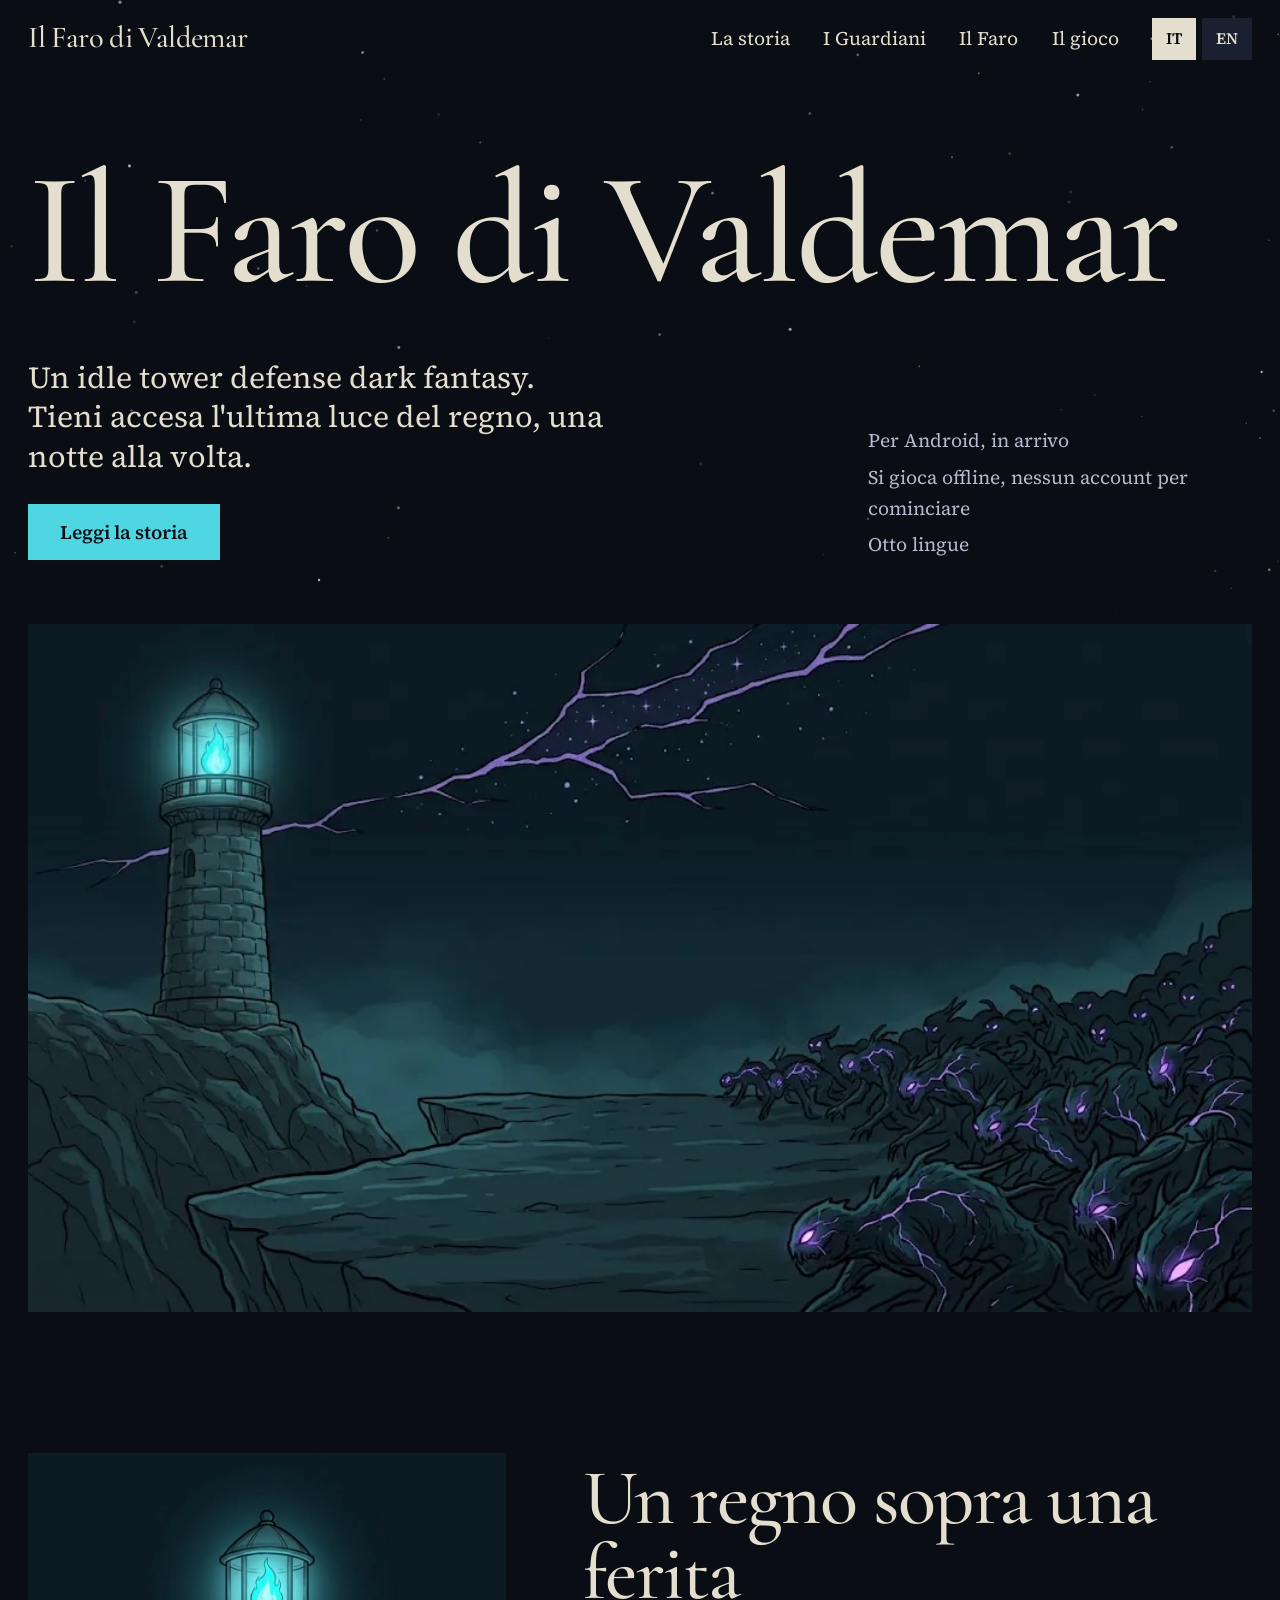
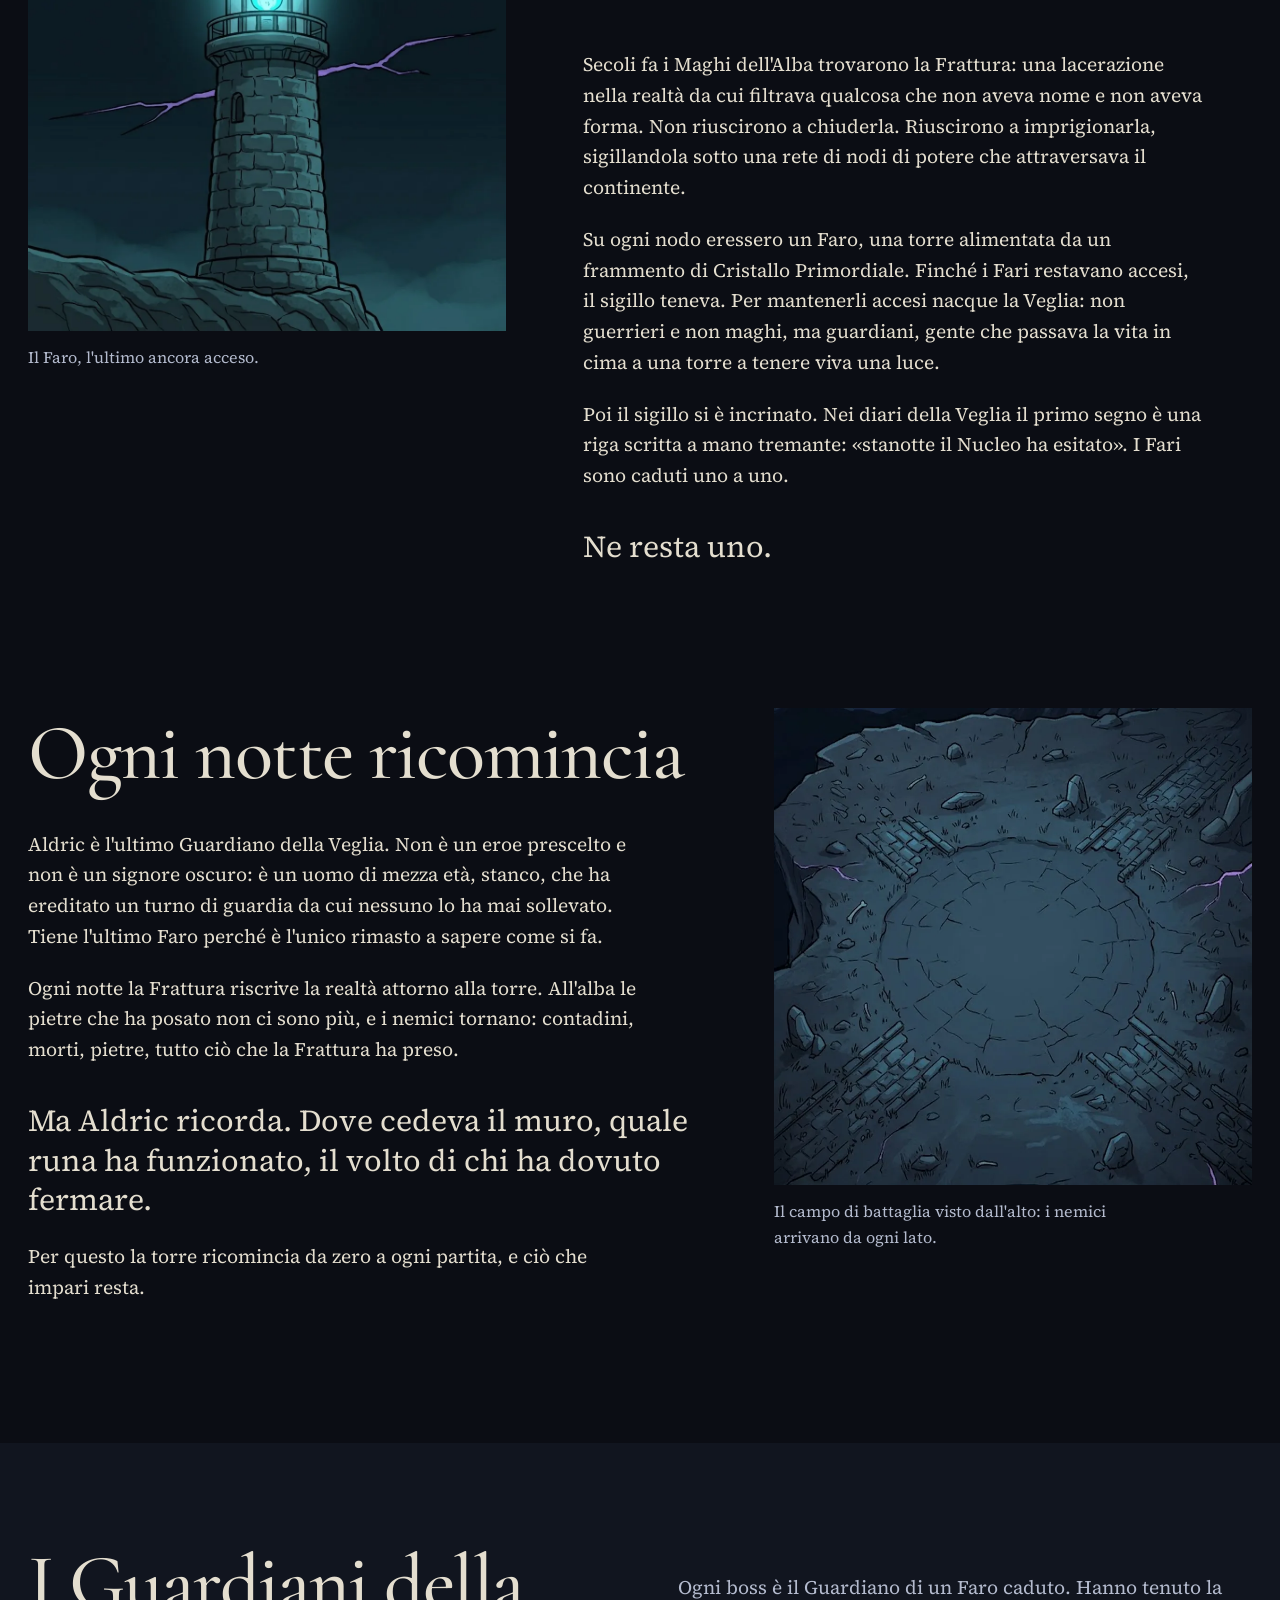
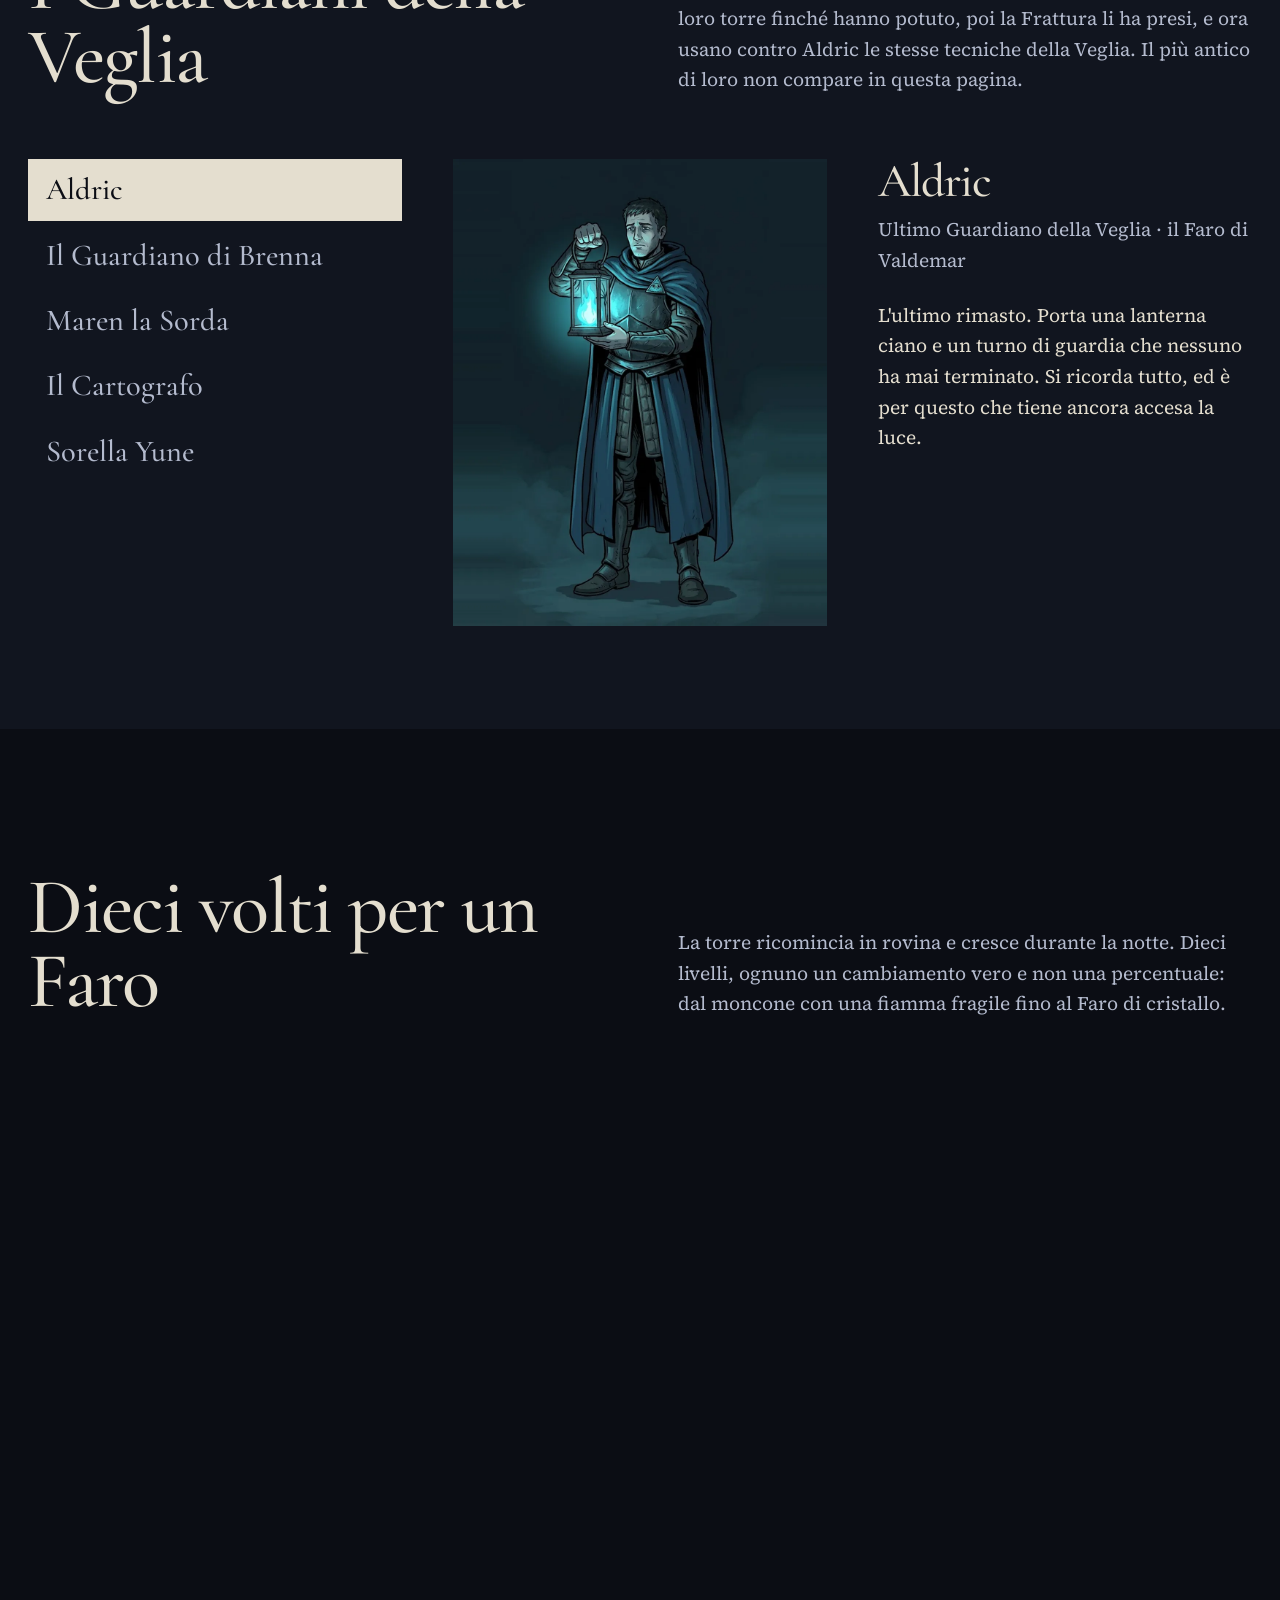
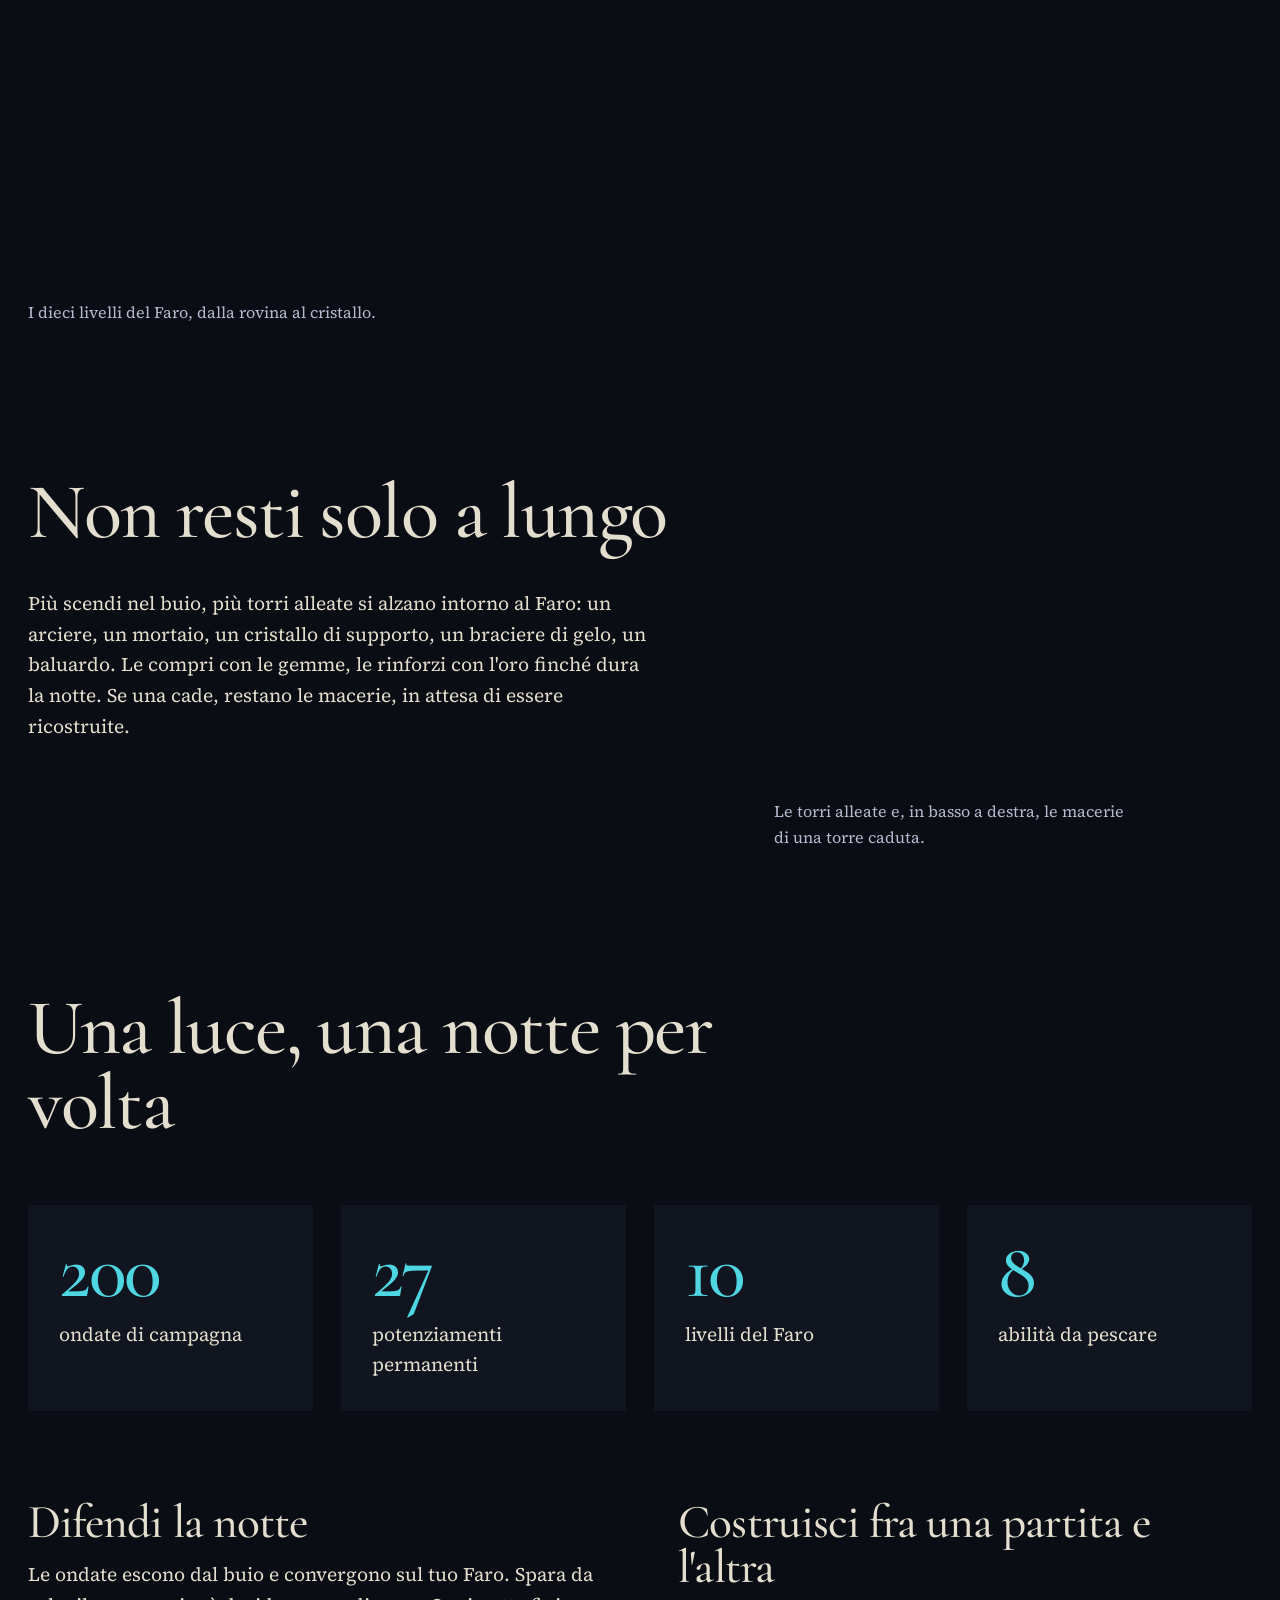
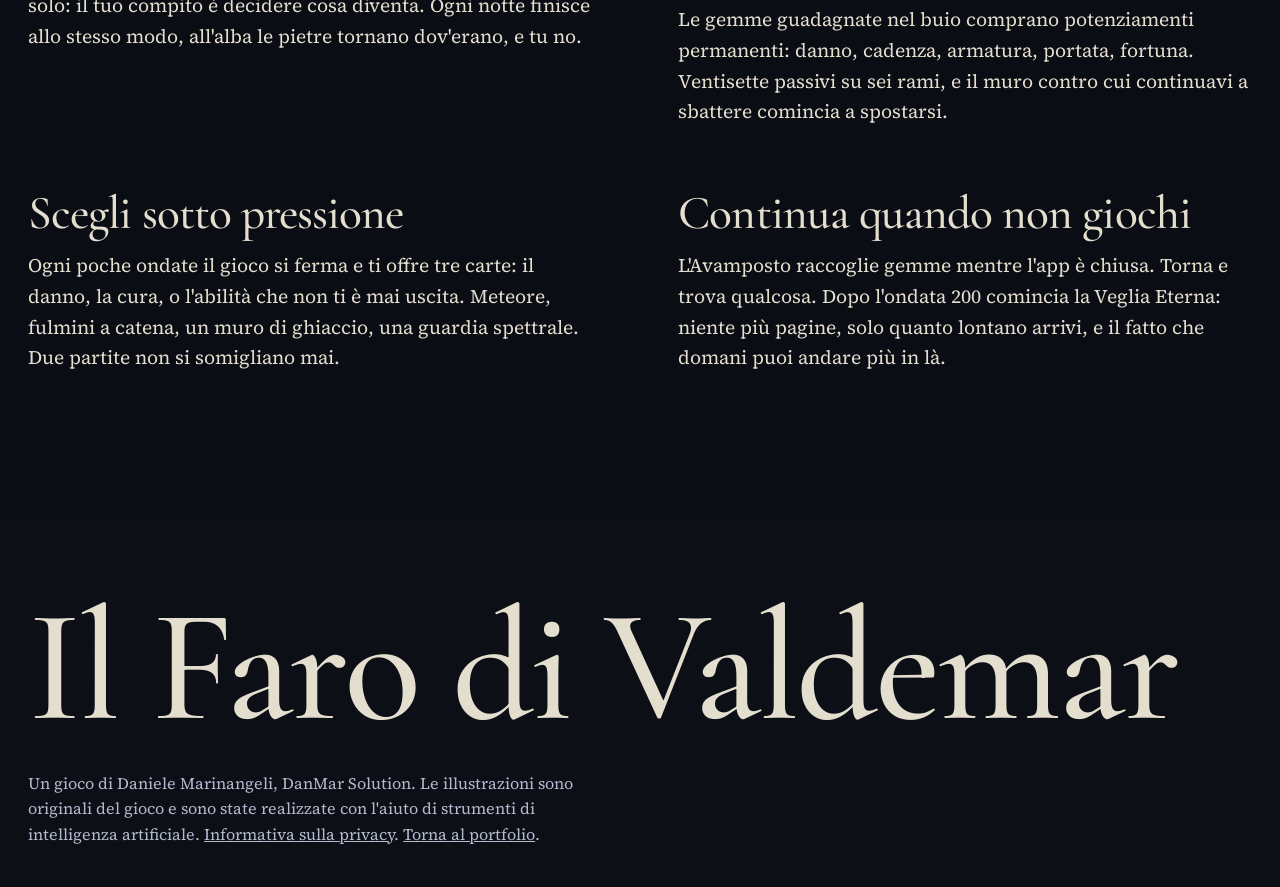
<file: valdemar/index.html>
<!doctype html>
<html lang="it">
<head>
<meta charset="utf-8">
<meta name="viewport" content="width=device-width, initial-scale=1">
<title>Il Faro di Valdemar — un idle tower defense dark fantasy</title>
<meta name="description" content="Il Faro di Valdemar è un idle tower defense dark fantasy per Android: sei Aldric, ultimo Guardiano della Veglia, e tieni accesa l'ultima luce del regno contro la Frattura.">
<meta property="og:title" content="Il Faro di Valdemar">
<meta property="og:description" content="Una luce, una notte per volta, contro la Frattura.">
<meta property="og:image" content="img/apertura.webp">
<link rel="icon" href="img/emblema-faro.webp" type="image/webp">
<link rel="stylesheet" href="../assets/fonts.css">
<style>
:root {
  --ground: #0b0d14;
  --surface: #11151f;
  --surface-2: #1a2030;
  --ink: #e4decf;
  --muted: #b4bbce;
  --accent: #4fd6e3;
  --accent-ink: #0b0d14;
  --margin: clamp(16px, 2.2vw, 32px);
  --gap: clamp(88px, 11vw, 176px);
  --body: clamp(1.0625rem, 1rem + 0.25vw, 1.25rem);
  --lead: clamp(1.375rem, 1.1rem + 1vw, 2rem);
  --head: clamp(2.5rem, 1.4rem + 4.4vw, 5.5rem);
  --sub: clamp(1.75rem, 1.2rem + 2.2vw, 3rem);
  --ease: cubic-bezier(0.16, 1, 0.3, 1);
}
* { margin: 0; box-sizing: border-box; }
html { background: var(--ground); scroll-behavior: smooth; }
body { font-family: "Source Serif 4", Georgia, serif; font-size: var(--body); line-height: 1.6; color: var(--ink); -webkit-font-smoothing: antialiased; overflow-x: hidden; }
a { color: inherit; }
button { font: inherit; color: inherit; cursor: pointer; border: 0; border-radius: 0; background: none; }
img { display: block; max-width: 100%; height: auto; }
:focus-visible { outline: 3px solid var(--accent); outline-offset: 3px; }
::selection { background: var(--accent); color: var(--accent-ink); }
.d { font-family: "Cormorant Garamond", Georgia, serif; font-weight: 500; letter-spacing: -0.02em; line-height: 0.95; }
p { max-width: 62ch; }
p + p { margin-top: 1.1em; }
html[lang="it"] [lang="en"], html[lang="en"] [lang="it"] { display: none; }

.frame { width: calc(100% - 2 * var(--margin)); max-width: 88rem; margin: 0 auto; }
.btn { display: inline-flex; align-items: center; justify-content: center; height: 56px; padding: 0 32px; background: var(--accent); color: var(--accent-ink); font-weight: 600; text-decoration: none; transition: transform 0.2s var(--ease), background-color 0.2s; }
.btn:hover { transform: translateY(-2px); background: #8be6ee; }
.btn:active { transform: none; }

/* bar */
.bar { display: flex; align-items: center; justify-content: space-between; gap: 20px; padding: 18px 0; }
.wordmark { font-size: var(--lead); text-decoration: none; }
.links { display: flex; align-items: center; gap: clamp(14px, 2.6vw, 36px); }
.links a { text-decoration: none; }
.links a:hover { text-decoration: underline; text-underline-offset: 5px; }
.langs { display: flex; gap: 6px; }
.langs button { padding: 8px 14px; font-weight: 600; font-size: 1rem; background: var(--surface-2); transition: background-color 0.3s, color 0.3s; }
.langs button[aria-pressed="true"] { background: var(--ink); color: var(--ground); }

/* hero */
.hero { padding-top: clamp(24px, 6vw, 80px); }
h1 { font-size: clamp(3.4rem, 12.5vw, 11.5rem); }
.hero-low { display: grid; grid-template-columns: 1.2fr 1fr; gap: var(--margin); align-items: end; margin-top: clamp(28px, 4vw, 56px); }
.lede { font-size: var(--lead); line-height: 1.3; max-width: 36ch; }
.hero-low .btn { margin-top: 28px; }
.facts { list-style: none; padding: 0; font-size: var(--body); color: var(--muted); display: grid; gap: 6px; justify-self: end; max-width: 24rem; }
.facts li { padding-left: 0; }
.hero-pic { margin-top: clamp(36px, 5vw, 72px); overflow: hidden; background: var(--surface); }
.hero-pic img { width: 100%; aspect-ratio: 16 / 9; object-fit: cover; }

/* sections */
section { padding-top: var(--gap); }
h2 { font-size: var(--head); max-width: 20ch; }
.split { display: grid; grid-template-columns: 5fr 7fr; gap: clamp(28px, 6vw, 112px); align-items: start; }
.split.flip { grid-template-columns: 7fr 5fr; }
.split.flip .pic { order: 2; }
.split .text { padding-top: 8px; }
.split h2 { margin-bottom: clamp(24px, 3vw, 44px); }
.pic img { width: 100%; }
.pic figcaption { margin-top: 14px; color: var(--muted); font-size: 1rem; max-width: 46ch; }
.statement { font-size: var(--lead); line-height: 1.3; color: var(--ink); margin-top: 1.2em; }

/* the roll */
.field { background: var(--surface); margin-top: var(--gap); padding: clamp(56px, 8vw, 120px) 0; }
.field section { padding-top: 0; }
.roll-head { display: grid; grid-template-columns: 1fr 1fr; gap: clamp(28px, 6vw, 112px); align-items: end; }
.roll-head .aside { color: var(--muted); }
.roll { display: grid; grid-template-columns: 4fr 4fr 4fr; gap: clamp(24px, 4vw, 64px); margin-top: clamp(40px, 5vw, 72px); align-items: start; }
.names { display: grid; gap: 4px; }
.names button { text-align: left; font-family: "Cormorant Garamond", Georgia, serif; font-weight: 500; font-size: var(--lead); line-height: 1.1; padding: 14px 18px; background: transparent; color: var(--muted); transition: background-color 0.25s, color 0.25s, transform 0.25s var(--ease); }
.names button:hover { color: var(--ink); transform: translateX(6px); }
.names button[aria-selected="true"] { background: var(--ink); color: var(--ground); }
.portrait { background: var(--ground); }
.portrait img { width: 100%; aspect-ratio: 4 / 5; object-fit: cover; }
.bio h3 { font-size: var(--sub); }
.bio .where { margin-top: 10px; color: var(--muted); }
.bio p.story { margin-top: 24px; }
.panel[hidden] { display: none; }

/* the game */
.numbers { display: grid; grid-template-columns: repeat(4, 1fr); gap: var(--margin); margin-top: clamp(40px, 5vw, 72px); }
.numbers div { background: var(--surface); padding: clamp(20px, 2.4vw, 36px); }
.numbers b { display: block; font-family: "Cormorant Garamond", Georgia, serif; font-weight: 500; font-size: var(--head); line-height: 0.9; letter-spacing: -0.03em; color: var(--accent); }
.numbers span { display: block; margin-top: 12px; color: var(--ink); }
.how { display: grid; grid-template-columns: 1fr 1fr; gap: clamp(36px, 5vw, 80px) clamp(28px, 6vw, 112px); margin-top: clamp(56px, 7vw, 112px); }
.how h3 { font-size: var(--sub); margin-bottom: 14px; }

/* footer */
footer { margin-top: var(--gap); padding: clamp(40px, 6vw, 88px) 0 40px; background: rgba(17, 21, 31, 0.3); }
.bigname { font-size: clamp(3rem, 12.5vw, 12rem); }
footer small { display: block; margin-top: 28px; color: var(--muted); font-size: 1rem; max-width: 72ch; }
footer small + small { margin-top: 10px; }

/* motion */
.js .rv { opacity: 0; transform: translateY(24px); }
.js .rv.in { opacity: 1; transform: none; transition: opacity 0.9s var(--ease) var(--d, 0s), transform 0.9s var(--ease) var(--d, 0s); }
.hero-pic img { transform: scale(1.06); transition: transform 2.4s var(--ease); }
.hero-pic.in img { transform: scale(1); }

/* sky: a few stars, and a dawn that rises only in the last part of the page */
#sky { position: fixed; inset: 0; z-index: -1; pointer-events: none; overflow: hidden; }
#sky::before { content: ""; position: absolute; inset: 0; opacity: var(--dawn, 0); background: linear-gradient(to top, #34406a 0%, #1a2340 48%, rgba(11, 13, 20, 0) 100%); }
#sky::after { content: ""; position: absolute; inset: 0; opacity: var(--dawn, 0); background: radial-gradient(150% 78% at 50% 104%, rgba(244, 160, 104, 0.78) 0%, rgba(186, 96, 104, 0.46) 34%, rgba(11, 13, 20, 0) 74%); }
#stars { position: absolute; inset: 0; width: 100%; height: 100%; }
@media (prefers-reduced-motion: reduce) {
  html { scroll-behavior: auto; }
  .js .rv, .js .rv.in { opacity: 1; transform: none; transition: none; }
  .hero-pic img, .hero-pic.in img { transform: none; transition: none; }
}

@media (max-width: 900px) {
  .links a { display: none; }
  .hero-low, .split, .split.flip, .roll-head, .how { grid-template-columns: 1fr; }
  .split .pic, .split.flip .pic { order: 2; }
  .facts { justify-self: start; }
  .roll { grid-template-columns: 1fr; }
  .names { grid-template-columns: 1fr 1fr; }
  .names button { padding: 12px 14px; }
  .numbers { grid-template-columns: 1fr 1fr; }
  .hero-pic img { aspect-ratio: 4 / 3; }
}
</style>
</head>
<body>
<div id="sky" aria-hidden="true"><canvas id="stars"></canvas></div>
<header class="frame bar">
  <a class="wordmark d" href="#top"><span lang="it">Il Faro di Valdemar</span><span lang="en">The Beacon of Valdemar</span></a>
  <nav class="links" aria-label="Sezioni">
    <a href="#storia"><span lang="it">La storia</span><span lang="en">The story</span></a>
    <a href="#guardiani"><span lang="it">I Guardiani</span><span lang="en">The Guardians</span></a>
    <a href="#faro"><span lang="it">Il Faro</span><span lang="en">The Beacon</span></a>
    <a href="#gioco"><span lang="it">Il gioco</span><span lang="en">The game</span></a>
    <div class="langs" role="group" aria-label="Lingua / Language">
      <button type="button" data-set-lang="it" aria-pressed="true">IT</button>
      <button type="button" data-set-lang="en" aria-pressed="false">EN</button>
    </div>
  </nav>
</header>

<main id="top">
<div class="frame hero">
  <h1 class="d"><span lang="it">Il Faro di Valdemar</span><span lang="en">The Beacon of Valdemar</span></h1>
  <div class="hero-low">
    <div>
      <p class="lede rv"><span lang="it">Un idle tower defense dark fantasy. Tieni accesa l'ultima luce del regno, una notte alla volta.</span><span lang="en">A dark fantasy idle tower defence. Keep the kingdom's last light burning, one night at a time.</span></p>
      <a class="btn rv" style="--d:.08s" href="#storia"><span lang="it">Leggi la storia</span><span lang="en">Read the story</span></a>
    </div>
    <ul class="facts rv" style="--d:.16s">
      <li><span lang="it">Per Android, in arrivo</span><span lang="en">For Android, coming soon</span></li>
      <li><span lang="it">Si gioca offline, nessun account per cominciare</span><span lang="en">Plays offline, no account needed to start</span></li>
      <li><span lang="it">Otto lingue</span><span lang="en">Eight languages</span></li>
    </ul>
  </div>
  <div class="hero-pic rv">
    <img src="img/apertura.webp" width="1024" height="572" alt="Un faro dalla luce ciano su una scogliera buia, con un fulmine viola nel cielo e una massa di creature corrotte che si avvicina da destra." data-alt-en="A cyan-lit lighthouse on a dark cliff, a purple lightning bolt in the sky and a mass of corrupted creatures closing in from the right.">
  </div>
</div>

<section id="storia" class="frame">
  <div class="split">
    <figure class="pic rv">
      <img src="img/emblema-faro.webp" width="1024" height="1024" loading="lazy" decoding="async" alt="Una torre-faro di pietra con una fiamma ciano in cima e un fulmine viola che taglia il cielo scuro." data-alt-en="A stone lighthouse with a cyan flame on top and a purple lightning bolt cutting across the dark sky.">
      <figcaption><span lang="it">Il Faro, l'ultimo ancora acceso.</span><span lang="en">The Beacon, the last one still lit.</span></figcaption>
    </figure>
    <div class="text">
      <h2 class="d rv"><span lang="it">Un regno sopra una ferita</span><span lang="en">A kingdom upon a wound</span></h2>
      <div lang="it" class="rv" style="--d:.08s">
        <p>Secoli fa i Maghi dell'Alba trovarono la Frattura: una lacerazione nella realtà da cui filtrava qualcosa che non aveva nome e non aveva forma. Non riuscirono a chiuderla. Riuscirono a imprigionarla, sigillandola sotto una rete di nodi di potere che attraversava il continente.</p>
        <p>Su ogni nodo eressero un Faro, una torre alimentata da un frammento di Cristallo Primordiale. Finché i Fari restavano accesi, il sigillo teneva. Per mantenerli accesi nacque la Veglia: non guerrieri e non maghi, ma guardiani, gente che passava la vita in cima a una torre a tenere viva una luce.</p>
        <p>Poi il sigillo si è incrinato. Nei diari della Veglia il primo segno è una riga scritta a mano tremante: «stanotte il Nucleo ha esitato». I Fari sono caduti uno a uno.</p>
        <p class="statement">Ne resta uno.</p>
      </div>
      <div lang="en" class="rv" style="--d:.08s">
        <p>Centuries ago the Dawn Mages found the Fracture: a tear in reality through which something with no name and no shape was seeping. They could not close it. They could only imprison it, sealing it beneath a web of power nodes that ran across the continent.</p>
        <p>On every node they raised a Beacon, a tower fed by a shard of Primordial Crystal. As long as the Beacons burned, the seal held. To keep them burning the Watch was born: not warriors, not mages, but guardians, people who spent their lives at the top of a tower keeping a light alive.</p>
        <p>Then the seal cracked. In the Watch's diaries the first sign is a line in a trembling hand: “tonight the Core hesitated.” The Beacons fell, one by one.</p>
        <p class="statement">One remains.</p>
      </div>
    </div>
  </div>
</section>

<section class="frame">
  <div class="split flip">
    <figure class="pic rv">
      <img src="img/tavola-campo-di-battaglia.webp" width="900" height="900" loading="lazy" decoding="async" alt="Vista dall'alto di un altopiano di pietra crepata con un grande cerchio al centro, lastricati agli angoli e qualche crepa viola ai bordi." data-alt-en="Top-down view of a cracked stone plateau with a large circle at the centre, paved paths at the corners and a few purple cracks at the edges.">
      <figcaption><span lang="it">Il campo di battaglia visto dall'alto: i nemici arrivano da ogni lato.</span><span lang="en">The battlefield from above: the enemies come from every side.</span></figcaption>
    </figure>
    <div class="text">
      <h2 class="d rv"><span lang="it">Ogni notte ricomincia</span><span lang="en">Every night begins again</span></h2>
      <div lang="it" class="rv" style="--d:.08s">
        <p>Aldric è l'ultimo Guardiano della Veglia. Non è un eroe prescelto e non è un signore oscuro: è un uomo di mezza età, stanco, che ha ereditato un turno di guardia da cui nessuno lo ha mai sollevato. Tiene l'ultimo Faro perché è l'unico rimasto a sapere come si fa.</p>
        <p>Ogni notte la Frattura riscrive la realtà attorno alla torre. All'alba le pietre che ha posato non ci sono più, e i nemici tornano: contadini, morti, pietre, tutto ciò che la Frattura ha preso.</p>
        <p class="statement">Ma Aldric ricorda. Dove cedeva il muro, quale runa ha funzionato, il volto di chi ha dovuto fermare.</p>
        <p>Per questo la torre ricomincia da zero a ogni partita, e ciò che impari resta.</p>
      </div>
      <div lang="en" class="rv" style="--d:.08s">
        <p>Aldric is the last Guardian of the Watch. He is no chosen hero and no dark lord: he is a tired, middle-aged man who inherited a watch no one ever relieved him from. He keeps the last Beacon because he is the only one left who knows how.</p>
        <p>Every night the Fracture rewrites reality around the tower. By dawn the stones he laid are gone, and the enemies return: farmers, the dead, stones, everything the Fracture has taken.</p>
        <p class="statement">But Aldric remembers. Where the wall gave way, which rune worked, the face of whoever he had to stop.</p>
        <p>That is why the tower starts from nothing every run, and what you learn stays.</p>
      </div>
    </div>
  </div>
</section>

<div class="field" id="guardiani">
  <section class="frame">
    <div class="roll-head">
      <h2 class="d rv"><span lang="it">I Guardiani della Veglia</span><span lang="en">The Guardians of the Watch</span></h2>
      <p class="aside rv" style="--d:.08s"><span lang="it">Ogni boss è il Guardiano di un Faro caduto. Hanno tenuto la loro torre finché hanno potuto, poi la Frattura li ha presi, e ora usano contro Aldric le stesse tecniche della Veglia. Il più antico di loro non compare in questa pagina.</span><span lang="en">Every boss is the Guardian of a fallen Beacon. They held their tower as long as they could, then the Fracture took them, and now they turn the Watch's own techniques against Aldric. The oldest of them does not appear on this page.</span></p>
    </div>
    <div class="roll rv">
      <div class="names" role="tablist" aria-label="Guardiani / Guardians">
        <button type="button" role="tab" id="t-aldric" aria-controls="p-aldric" aria-selected="true">Aldric</button>
        <button type="button" role="tab" id="t-brenna" aria-controls="p-brenna" aria-selected="false" tabindex="-1"><span lang="it">Il Guardiano di Brenna</span><span lang="en">The Guardian of Brenna</span></button>
        <button type="button" role="tab" id="t-maren" aria-controls="p-maren" aria-selected="false" tabindex="-1"><span lang="it">Maren la Sorda</span><span lang="en">Maren the Deaf</span></button>
        <button type="button" role="tab" id="t-cartografo" aria-controls="p-cartografo" aria-selected="false" tabindex="-1"><span lang="it">Il Cartografo</span><span lang="en">The Cartographer</span></button>
        <button type="button" role="tab" id="t-yune" aria-controls="p-yune" aria-selected="false" tabindex="-1"><span lang="it">Sorella Yune</span><span lang="en">Sister Yune</span></button>
      </div>
      <div class="portrait">
        <img id="portrait" src="img/personaggio-aldric.webp" width="1024" height="1280" alt="">
      </div>
      <div class="bio">
        <div class="panel" role="tabpanel" id="p-aldric" aria-labelledby="t-aldric" data-img="aldric" data-alt-it="Un uomo stanco in mantello blu e armatura leggera regge una lanterna dalla luce ciano nella nebbia notturna." data-alt-en="A weary man in a blue cloak and light armour holds a cyan-glowing lantern in the night mist.">
          <h3 class="d">Aldric</h3>
          <p class="where"><span lang="it">Ultimo Guardiano della Veglia · il Faro di Valdemar</span><span lang="en">Last Guardian of the Watch · the Beacon of Valdemar</span></p>
          <p class="story"><span lang="it">L'ultimo rimasto. Porta una lanterna ciano e un turno di guardia che nessuno ha mai terminato. Si ricorda tutto, ed è per questo che tiene ancora accesa la luce.</span><span lang="en">The last one left. He carries a cyan lantern and a watch no one ever finished. He remembers everything, and that is why the light is still burning.</span></p>
        </div>
        <div class="panel" role="tabpanel" id="p-brenna" aria-labelledby="t-brenna" data-img="guardiano-di-brenna" data-alt-it="Un guardiano mascherato in armatura consunta con cristalli e vene viola, una lanterna in mano e fumo viola attorno ai piedi." data-alt-en="A masked guardian in worn armour with purple crystals and veins, a lantern in hand and purple smoke around the feet." hidden>
          <h3 class="d"><span lang="it">Il Guardiano di Brenna</span><span lang="en">The Guardian of Brenna</span></h3>
          <p class="where"><span lang="it">Faro di Brenna</span><span lang="en">Beacon of Brenna</span></p>
          <p class="story"><span lang="it">Nessuno sa chi fosse. Di lui non resta un nome, solo la data. È il primo che si incontra, e insegna che i Guardiani caduti lasciano pagine di diario.</span><span lang="en">No one knows who he was. No name survives, only a date. He is the first you meet, and he teaches you that the fallen Guardians leave diary pages behind.</span></p>
        </div>
        <div class="panel" role="tabpanel" id="p-maren" aria-labelledby="t-maren" data-img="maren-la-sorda" data-alt-it="Una figura in armatura e mantello chiari avvolta da fumo bianco, con una campanella e un bastone-torcia, cristalli viola sul petto." data-alt-en="A figure in pale armour and cloak wreathed in white smoke, holding a small bell and a torch-staff, purple crystals on the chest." hidden>
          <h3 class="d"><span lang="it">Maren la Sorda</span><span lang="en">Maren the Deaf</span></h3>
          <p class="where"><span lang="it">Faro di Corvath</span><span lang="en">Beacon of Corvath</span></p>
          <p class="story"><span lang="it">Smise di sentire il Nucleo prima di chiunque altro. Combatte avvolta da un fumo bianco, con la campana della Veglia e una torcia in cima a un bastone.</span><span lang="en">She stopped hearing the Core before anyone else did. She fights wreathed in white smoke, with the Watch's bell and a torch at the end of a staff.</span></p>
        </div>
        <div class="panel" role="tabpanel" id="p-cartografo" aria-labelledby="t-cartografo" data-img="il-cartografo" data-alt-it="Un uomo con corona di cristalli viola, armatura dorata e logora, borsa di cuoio e mappe strappate, regge un astrolabio luminoso." data-alt-en="A man with a crown of purple crystals, worn golden armour, a leather satchel and torn maps, holding a glowing astrolabe." hidden>
          <h3 class="d"><span lang="it">Il Cartografo</span><span lang="en">The Cartographer</span></h3>
          <p class="where"><span lang="it">Faro di Ilse</span><span lang="en">Beacon of Ilse</span></p>
          <p class="story"><span lang="it">Cercò di mappare la Frattura. La mappò troppo bene. Porta ancora un astrolabio e i fogli strappati di mappe che non finiscono mai.</span><span lang="en">He tried to map the Fracture. He mapped it too well. He still carries an astrolabe and the torn sheets of maps that never end.</span></p>
        </div>
        <div class="panel" role="tabpanel" id="p-yune" aria-labelledby="t-yune" data-img="sorella-yune" data-alt-it="Una figura incappucciata in tunica rosso scuro con una grande lama di cristallo viola luminoso sul davanti, mani giunte." data-alt-en="A hooded figure in a dark red robe with a large glowing purple crystal blade down the front, hands clasped." hidden>
          <h3 class="d"><span lang="it">Sorella Yune</span><span lang="en">Sister Yune</span></h3>
          <p class="where"><span lang="it">Faro del Guado</span><span lang="en">Beacon of the Ford</span></p>
          <p class="story"><span lang="it">Fece entrare qualcuno. Chi, e perché, si legge un frammento alla volta nelle pagine del suo diario.</span><span lang="en">She let someone in. Who, and why, is read one fragment at a time in the pages of her diary.</span></p>
        </div>
      </div>
    </div>
  </section>
</div>

<section id="faro" class="frame">
  <div class="roll-head">
    <h2 class="d rv"><span lang="it">Dieci volti per un Faro</span><span lang="en">Ten faces for one Beacon</span></h2>
    <p class="aside rv" style="--d:.08s"><span lang="it">La torre ricomincia in rovina e cresce durante la notte. Dieci livelli, ognuno un cambiamento vero e non una percentuale: dal moncone con una fiamma fragile fino al Faro di cristallo.</span><span lang="en">The tower starts in ruin and grows through the night. Ten tiers, each a real change and not a percentage: from a stump with a fragile flame to the Beacon of crystal.</span></p>
  </div>
  <figure class="pic rv" style="margin-top: clamp(32px, 4vw, 56px)">
    <img src="img/tavola-evoluzione-del-faro.webp" width="1600" height="1067" loading="lazy" decoding="async" alt="Dieci torri in due file, dalla più rovinata e spoglia alla più alta, con cristalli ciano sempre più estesi." data-alt-en="Ten towers in two rows, from the most ruined and bare to the tallest, with ever-larger cyan crystals.">
    <figcaption><span lang="it">I dieci livelli del Faro, dalla rovina al cristallo.</span><span lang="en">The Beacon's ten tiers, from ruin to crystal.</span></figcaption>
  </figure>
</section>

<section class="frame">
  <div class="split flip">
    <figure class="pic rv">
      <img src="img/tavola-torri-alleate.webp" width="1600" height="1067" loading="lazy" decoding="async" alt="Sei strutture in due file: torre dell'arciere, braciere, mortaio, cristallo, baluardo con scudo e un cumulo di macerie." data-alt-en="Six structures in two rows: archer tower, brazier, mortar, crystal, shield bulwark and a pile of rubble.">
      <figcaption><span lang="it">Le torri alleate e, in basso a destra, le macerie di una torre caduta.</span><span lang="en">The allied towers and, bottom right, the rubble of a fallen one.</span></figcaption>
    </figure>
    <div class="text">
      <h2 class="d rv"><span lang="it">Non resti solo a lungo</span><span lang="en">You are not alone for long</span></h2>
      <p class="rv" style="--d:.08s"><span lang="it">Più scendi nel buio, più torri alleate si alzano intorno al Faro: un arciere, un mortaio, un cristallo di supporto, un braciere di gelo, un baluardo. Le compri con le gemme, le rinforzi con l'oro finché dura la notte. Se una cade, restano le macerie, in attesa di essere ricostruite.</span><span lang="en">The deeper you go into the dark, the more allied towers rise around the Beacon: an archer, a mortar, a support crystal, a frost brazier, a bulwark. You buy them with gems and reinforce them with gold while the night lasts. If one falls, its rubble stays, waiting to be rebuilt.</span></p>
    </div>
  </div>
</section>

<section id="gioco" class="frame">
  <h2 class="d rv"><span lang="it">Una luce, una notte per volta</span><span lang="en">One light, one night at a time</span></h2>
  <div class="numbers rv">
    <div><b>200</b><span lang="it">ondate di campagna</span><span lang="en">campaign waves</span></div>
    <div><b>27</b><span lang="it">potenziamenti permanenti</span><span lang="en">permanent upgrades</span></div>
    <div><b>10</b><span lang="it">livelli del Faro</span><span lang="en">Beacon tiers</span></div>
    <div><b>8</b><span lang="it">abilità da pescare</span><span lang="en">abilities to draw</span></div>
  </div>
  <div class="how">
    <div class="rv">
      <h3 class="d"><span lang="it">Difendi la notte</span><span lang="en">Defend the night</span></h3>
      <p><span lang="it">Le ondate escono dal buio e convergono sul tuo Faro. Spara da solo: il tuo compito è decidere cosa diventa. Ogni notte finisce allo stesso modo, all'alba le pietre tornano dov'erano, e tu no.</span><span lang="en">Waves come out of the dark and converge on your Beacon. It fires on its own: your job is to decide what it becomes. Every night ends the same way: at dawn the stones are back where they started, and you are not.</span></p>
    </div>
    <div class="rv" style="--d:.08s">
      <h3 class="d"><span lang="it">Costruisci fra una partita e l'altra</span><span lang="en">Build across runs</span></h3>
      <p><span lang="it">Le gemme guadagnate nel buio comprano potenziamenti permanenti: danno, cadenza, armatura, portata, fortuna. Ventisette passivi su sei rami, e il muro contro cui continuavi a sbattere comincia a spostarsi.</span><span lang="en">Gems earned in the dark buy permanent upgrades: damage, cadence, armour, range, fortune. Twenty-seven passives across six branches, and the wall you kept hitting starts moving.</span></p>
    </div>
    <div class="rv">
      <h3 class="d"><span lang="it">Scegli sotto pressione</span><span lang="en">Choose under pressure</span></h3>
      <p><span lang="it">Ogni poche ondate il gioco si ferma e ti offre tre carte: il danno, la cura, o l'abilità che non ti è mai uscita. Meteore, fulmini a catena, un muro di ghiaccio, una guardia spettrale. Due partite non si somigliano mai.</span><span lang="en">Every few waves the game stops and offers you three cards: the damage, the healing, or the ability you have never drawn. Meteors, chain lightning, an ice wall, a spectral guardian. No two runs are alike.</span></p>
    </div>
    <div class="rv" style="--d:.08s">
      <h3 class="d"><span lang="it">Continua quando non giochi</span><span lang="en">It keeps working while you do not</span></h3>
      <p><span lang="it">L'Avamposto raccoglie gemme mentre l'app è chiusa. Torna e trova qualcosa. Dopo l'ondata 200 comincia la Veglia Eterna: niente più pagine, solo quanto lontano arrivi, e il fatto che domani puoi andare più in là.</span><span lang="en">The Outpost gathers gems while the app is closed. Come back to something. After wave 200 comes the Eternal Vigil: no more pages, only how far you get, and the fact that you can go further tomorrow.</span></p>
    </div>
  </div>
</section>
</main>

<footer>
  <div class="frame">
    <div class="bigname d" aria-hidden="true"><span lang="it">Il Faro di Valdemar</span><span lang="en">The Beacon of Valdemar</span></div>
    <small><span lang="it">Un gioco di Daniele Marinangeli, DanMar Solution. Le illustrazioni sono originali del gioco e sono state realizzate con l'aiuto di strumenti di intelligenza artificiale. <a href="privacy.html">Informativa sulla privacy</a>. <a href="../">Torna al portfolio</a>.</span><span lang="en">A game by Daniele Marinangeli, DanMar Solution. The illustrations are original to the game and were made with the help of AI tools. <a href="privacy.html">Privacy Policy</a>. <a href="../">Back to the portfolio</a>.</span></small>
  </div>
</footer>

<script>
(function () {
  var root = document.documentElement, lang = 'it';
  try { var s = localStorage.getItem('valdemar-lang'); if (s === 'en' || s === 'it') lang = s; } catch (e) {}
  root.classList.add('js');

  function applyLang(l) {
    lang = l; root.lang = l;
    document.querySelectorAll('[data-set-lang]').forEach(function (b) { b.setAttribute('aria-pressed', String(b.dataset.setLang === l)); });
    document.querySelectorAll('img[data-alt-en]').forEach(function (im) {
      if (!im.dataset.altIt) im.dataset.altIt = im.alt;
      im.alt = l === 'en' ? im.dataset.altEn : im.dataset.altIt;
    });
    document.title = l === 'en' ? 'The Beacon of Valdemar — a dark fantasy idle tower defence' : 'Il Faro di Valdemar — un idle tower defense dark fantasy';
    var cur = document.querySelector('.names [aria-selected="true"]');
    if (cur) show(cur.id.slice(2), false);
  }
  document.addEventListener('click', function (e) {
    var b = e.target.closest('[data-set-lang]');
    if (!b) return;
    applyLang(b.dataset.setLang);
    try { localStorage.setItem('valdemar-lang', b.dataset.setLang); } catch (err) {}
  });

  // the roll of the Watch
  var tabs = Array.prototype.slice.call(document.querySelectorAll('.names [role="tab"]'));
  var panels = Array.prototype.slice.call(document.querySelectorAll('.panel'));
  var portrait = document.getElementById('portrait');
  function show(id, focus) {
    tabs.forEach(function (t) { var on = t.id === 't-' + id; t.setAttribute('aria-selected', String(on)); t.tabIndex = on ? 0 : -1; if (on && focus) t.focus(); });
    panels.forEach(function (p) {
      var on = p.id === 'p-' + id; p.hidden = !on;
      if (on) { portrait.src = 'img/personaggio-' + p.dataset.img + '.webp'; portrait.alt = lang === 'en' ? p.dataset.altEn : p.dataset.altIt; }
    });
  }
  tabs.forEach(function (t, i) {
    t.addEventListener('click', function () { show(t.id.slice(2), false); });
    t.addEventListener('keydown', function (e) {
      var n = e.key === 'ArrowDown' || e.key === 'ArrowRight' ? 1 : e.key === 'ArrowUp' || e.key === 'ArrowLeft' ? -1 : 0;
      if (!n) return;
      e.preventDefault();
      show(tabs[(i + n + tabs.length) % tabs.length].id.slice(2), true);
    });
  });

  applyLang(lang);

  // entrances
  var els = document.querySelectorAll('.rv, .hero-pic');
  if ('IntersectionObserver' in window) {
    var io = new IntersectionObserver(function (en) {
      en.forEach(function (x) { if (x.isIntersecting) { x.target.classList.add('in'); io.unobserve(x.target); } });
    }, { threshold: 0.12, rootMargin: '0px 0px -6% 0px' });
    els.forEach(function (el) { io.observe(el); });
  } else { els.forEach(function (el) { el.classList.add('in'); }); }
})();
</script>
<script>
// stars and dawn: decoration only, the page works the same without it
(function () {
  var sky = document.getElementById('sky'), cv = document.getElementById('stars');
  if (!sky || !cv || !cv.getContext) return;
  var ctx = cv.getContext('2d'), reduce = window.matchMedia('(prefers-reduced-motion: reduce)').matches;
  var stars = [], W = 0, H = 0, dpr = Math.min(window.devicePixelRatio || 1, 2), dawn = 0, scrollY = 0;

  function seed() {
    var n = Math.round(Math.min(90, Math.max(38, (W * H) / 16000)));
    stars = [];
    for (var i = 0; i < n; i++) {
      var warm = Math.random() < 0.18;
      stars.push({ x: Math.random(), y: Math.random() * 0.82, r: 0.6 + Math.random() * 1.0, a: 0.25 + Math.random() * 0.55, s: 0.4 + Math.random() * 1.4, p: Math.random() * 6.28, warm: warm, d: 0.02 + Math.random() * 0.05 });
    }
  }
  function size() {
    W = window.innerWidth; H = window.innerHeight;
    cv.width = Math.round(W * dpr); cv.height = Math.round(H * dpr);
    ctx.setTransform(dpr, 0, 0, dpr, 0, 0);
    seed(); draw(performance.now());
  }
  function measure() {
    var max = document.documentElement.scrollHeight - window.innerHeight;
    var p = max > 0 ? window.scrollY / max : 0;
    var t = Math.min(1, Math.max(0, (p - 0.55) / 0.45));
    dawn = t * t * (3 - 2 * t);
    scrollY = window.scrollY;
    sky.style.setProperty('--dawn', dawn.toFixed(3));
  }
  function draw(now) {
    ctx.clearRect(0, 0, W, H);
    var fade = 1 - dawn * 0.92;
    if (fade <= 0.02) return;
    for (var i = 0; i < stars.length; i++) {
      var st = stars[i], tw = reduce ? 1 : 0.65 + 0.35 * Math.sin(now / 1000 * st.s + st.p);
      var y = ((st.y * H - scrollY * st.d) % H + H) % H;
      ctx.globalAlpha = st.a * tw * fade;
      ctx.fillStyle = st.warm ? '#f3d6a8' : '#dfe8ff';
      ctx.beginPath(); ctx.arc(st.x * W, y, st.r, 0, 6.2832); ctx.fill();
    }
  }
  var running = true;
  function loop(now) { if (running) { draw(now); requestAnimationFrame(loop); } }
  window.addEventListener('scroll', function () { measure(); if (reduce) draw(0); }, { passive: true });
  window.addEventListener('resize', function () { measure(); size(); });
  document.addEventListener('visibilitychange', function () { running = !document.hidden; if (running && !reduce) requestAnimationFrame(loop); });
  measure(); size();
  if (!reduce) requestAnimationFrame(loop);
})();
</script>
</body>
</html>
</file>
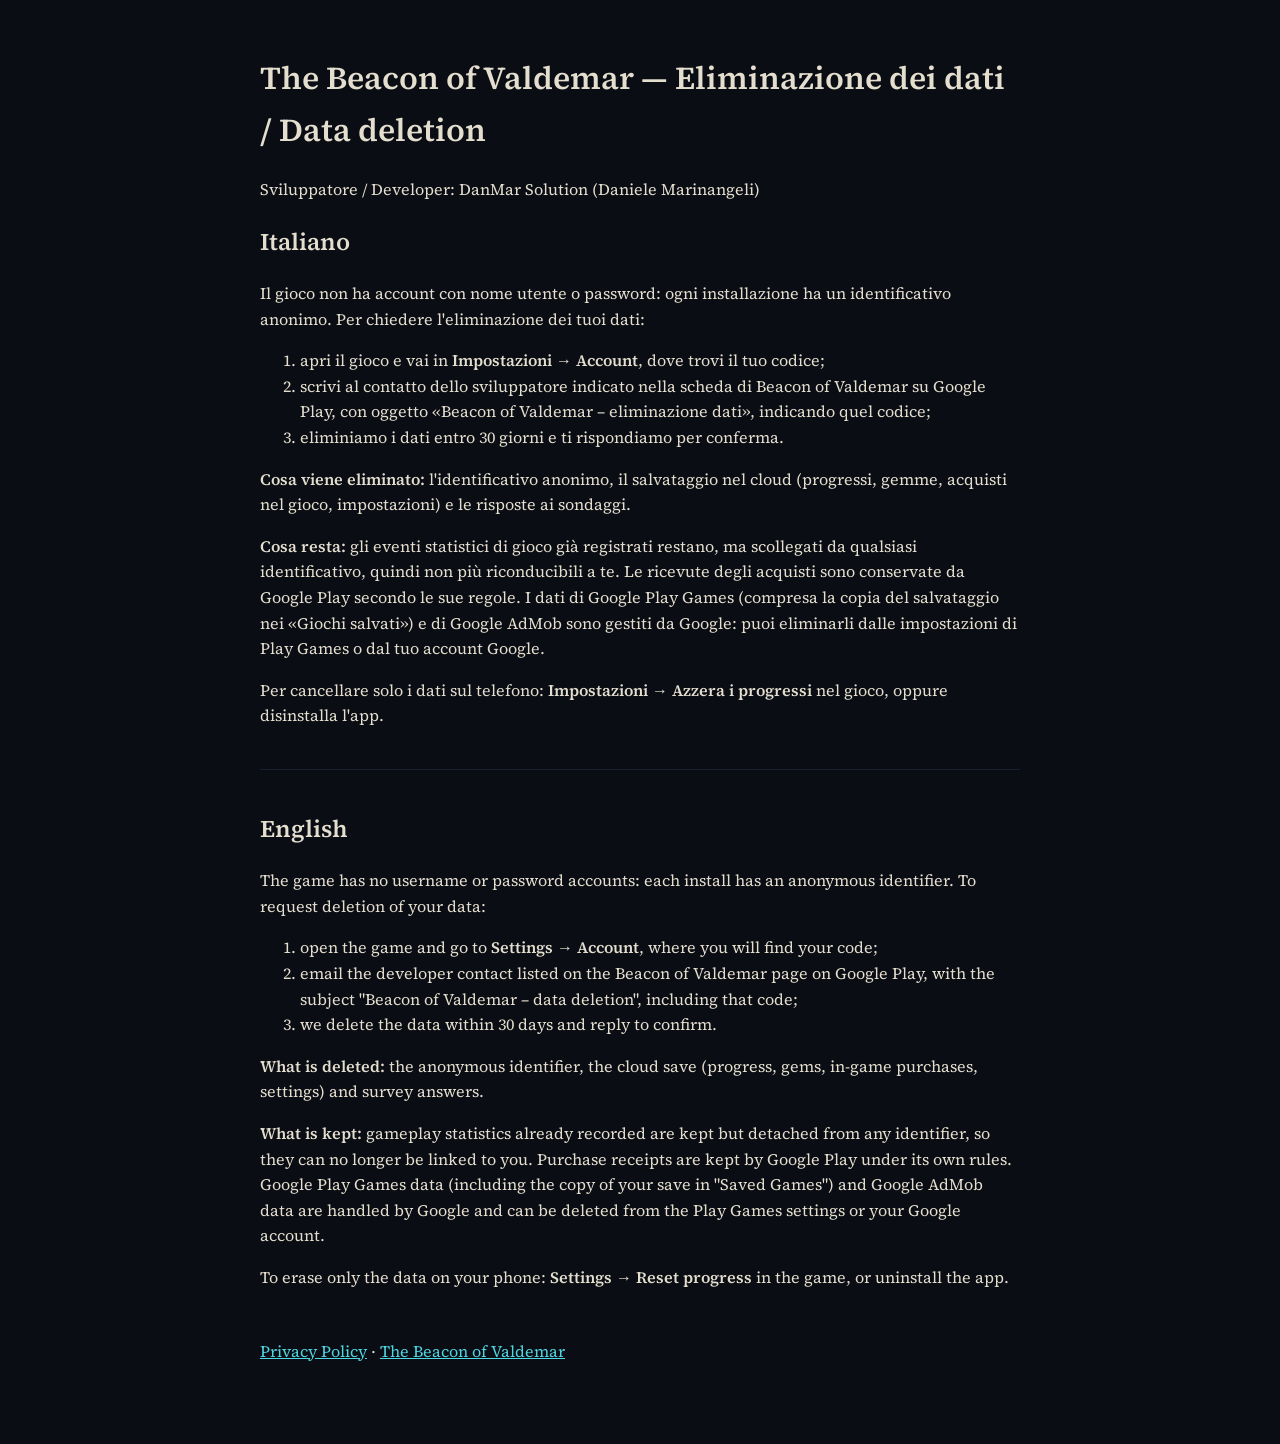
<file: valdemar/elimina-dati.html>
<!doctype html>
<html lang="it">
<head>
<meta charset="utf-8">
<meta name="viewport" content="width=device-width, initial-scale=1">
<title>Eliminazione dei dati / Data deletion — The Beacon of Valdemar</title>
<link rel="icon" href="img/emblema-faro.webp" type="image/webp">
<link rel="stylesheet" href="../assets/fonts.css">
<style>
  html { background:#0b0d14; }
  body { font-family:"Source Serif 4", Georgia, serif; color:#e4decf; background:#0b0d14; max-width:760px; margin:0 auto; padding:32px 16px 64px; line-height:1.6; }
  h1, h2 { color:#e4decf; }
  a { color:#4fd6e3; }
  hr { border:0; border-top:1px solid #1a2030; margin:40px 0; }
</style>
</head>
<body>
<h1>The Beacon of Valdemar — Eliminazione dei dati / Data deletion</h1>
<p>Sviluppatore / Developer: DanMar Solution (Daniele Marinangeli)</p>

<h2>Italiano</h2>
<p>Il gioco non ha account con nome utente o password: ogni installazione ha un identificativo anonimo. Per chiedere l'eliminazione dei tuoi dati:</p>
<ol>
  <li>apri il gioco e vai in <strong>Impostazioni → Account</strong>, dove trovi il tuo codice;</li>
  <li>scrivi al contatto dello sviluppatore indicato nella scheda di Beacon of Valdemar su Google Play, con oggetto «Beacon of Valdemar – eliminazione dati», indicando quel codice;</li>
  <li>eliminiamo i dati entro 30 giorni e ti rispondiamo per conferma.</li>
</ol>
<p><strong>Cosa viene eliminato:</strong> l'identificativo anonimo, il salvataggio nel cloud (progressi, gemme, acquisti nel gioco, impostazioni) e le risposte ai sondaggi.</p>
<p><strong>Cosa resta:</strong> gli eventi statistici di gioco già registrati restano, ma scollegati da qualsiasi identificativo, quindi non più riconducibili a te. Le ricevute degli acquisti sono conservate da Google Play secondo le sue regole. I dati di Google Play Games (compresa la copia del salvataggio nei «Giochi salvati») e di Google AdMob sono gestiti da Google: puoi eliminarli dalle impostazioni di Play Games o dal tuo account Google.</p>
<p>Per cancellare solo i dati sul telefono: <strong>Impostazioni → Azzera i progressi</strong> nel gioco, oppure disinstalla l'app.</p>

<hr>

<h2>English</h2>
<p>The game has no username or password accounts: each install has an anonymous identifier. To request deletion of your data:</p>
<ol>
  <li>open the game and go to <strong>Settings → Account</strong>, where you will find your code;</li>
  <li>email the developer contact listed on the Beacon of Valdemar page on Google Play, with the subject "Beacon of Valdemar – data deletion", including that code;</li>
  <li>we delete the data within 30 days and reply to confirm.</li>
</ol>
<p><strong>What is deleted:</strong> the anonymous identifier, the cloud save (progress, gems, in-game purchases, settings) and survey answers.</p>
<p><strong>What is kept:</strong> gameplay statistics already recorded are kept but detached from any identifier, so they can no longer be linked to you. Purchase receipts are kept by Google Play under its own rules. Google Play Games data (including the copy of your save in "Saved Games") and Google AdMob data are handled by Google and can be deleted from the Play Games settings or your Google account.</p>
<p>To erase only the data on your phone: <strong>Settings → Reset progress</strong> in the game, or uninstall the app.</p>

<p style="margin-top:48px"><a href="privacy.html">Privacy Policy</a> · <a href="./">The Beacon of Valdemar</a></p>
</body>
</html>
</file>
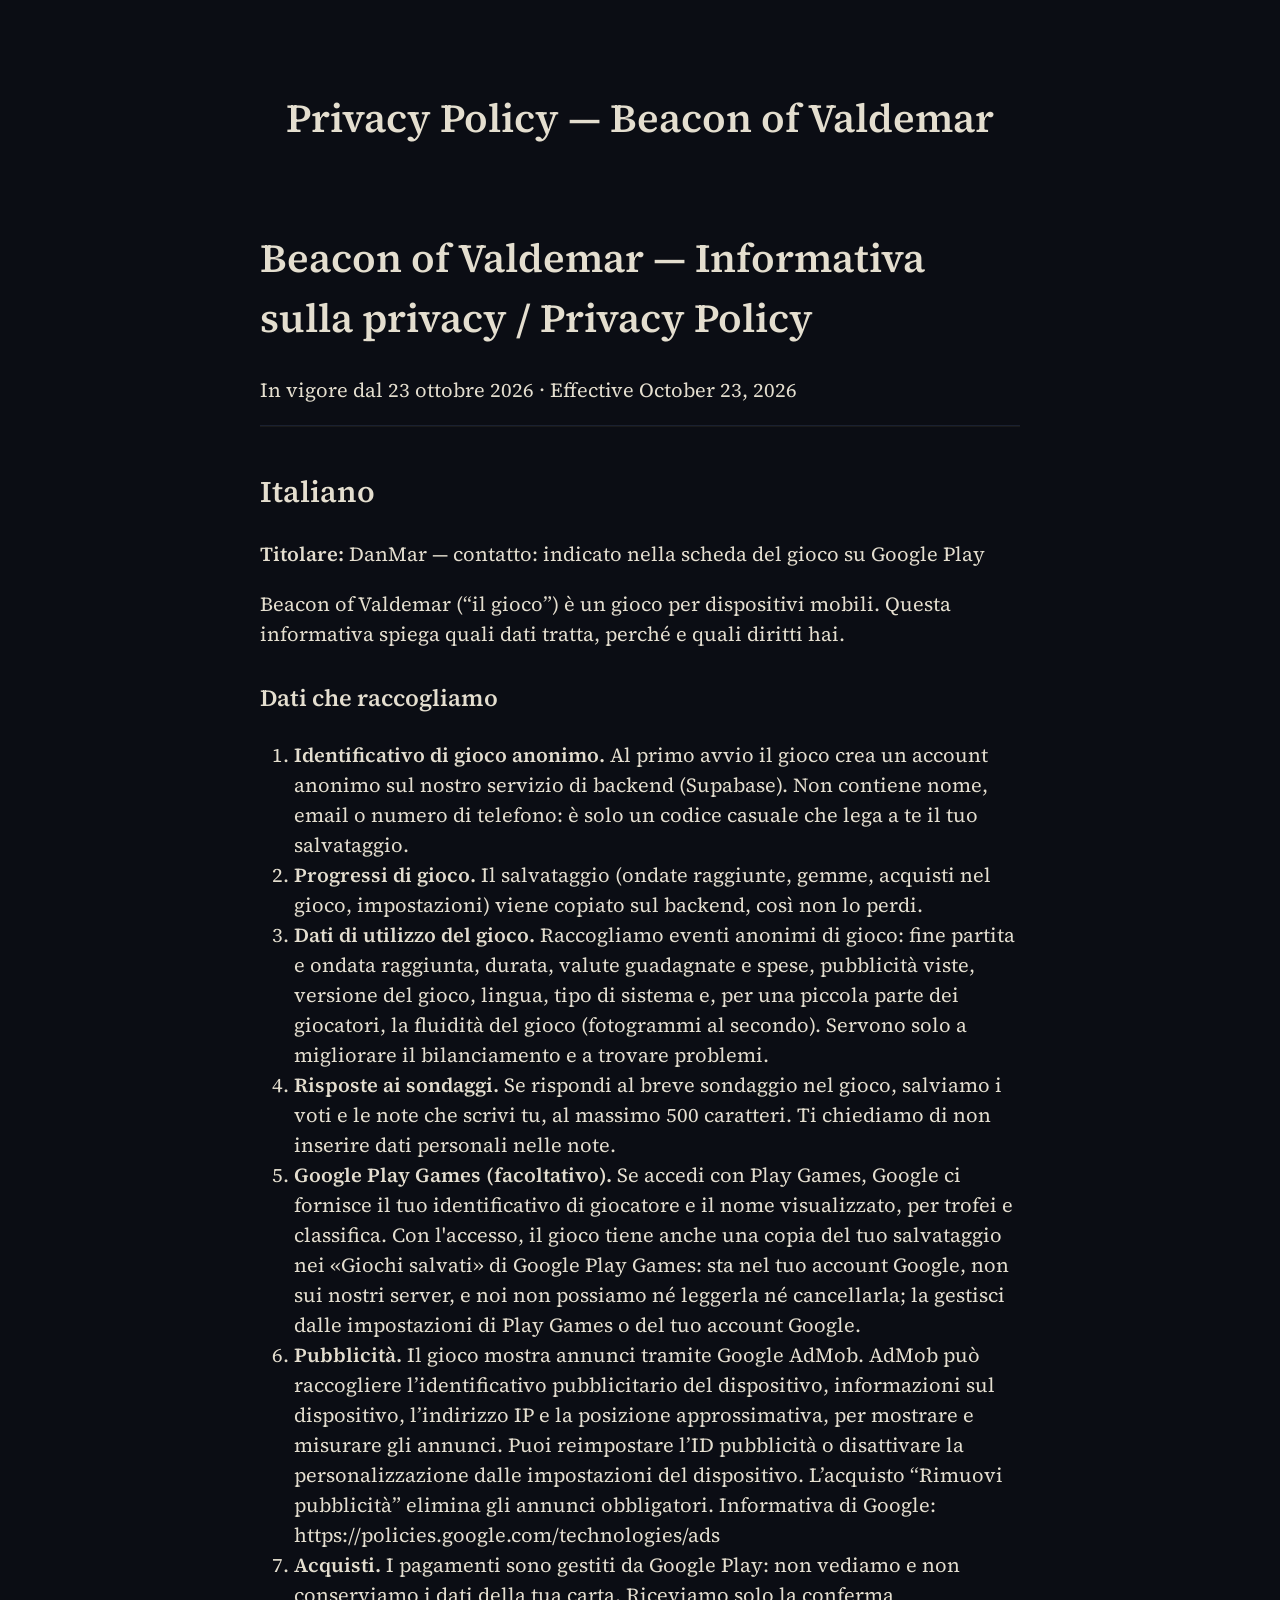
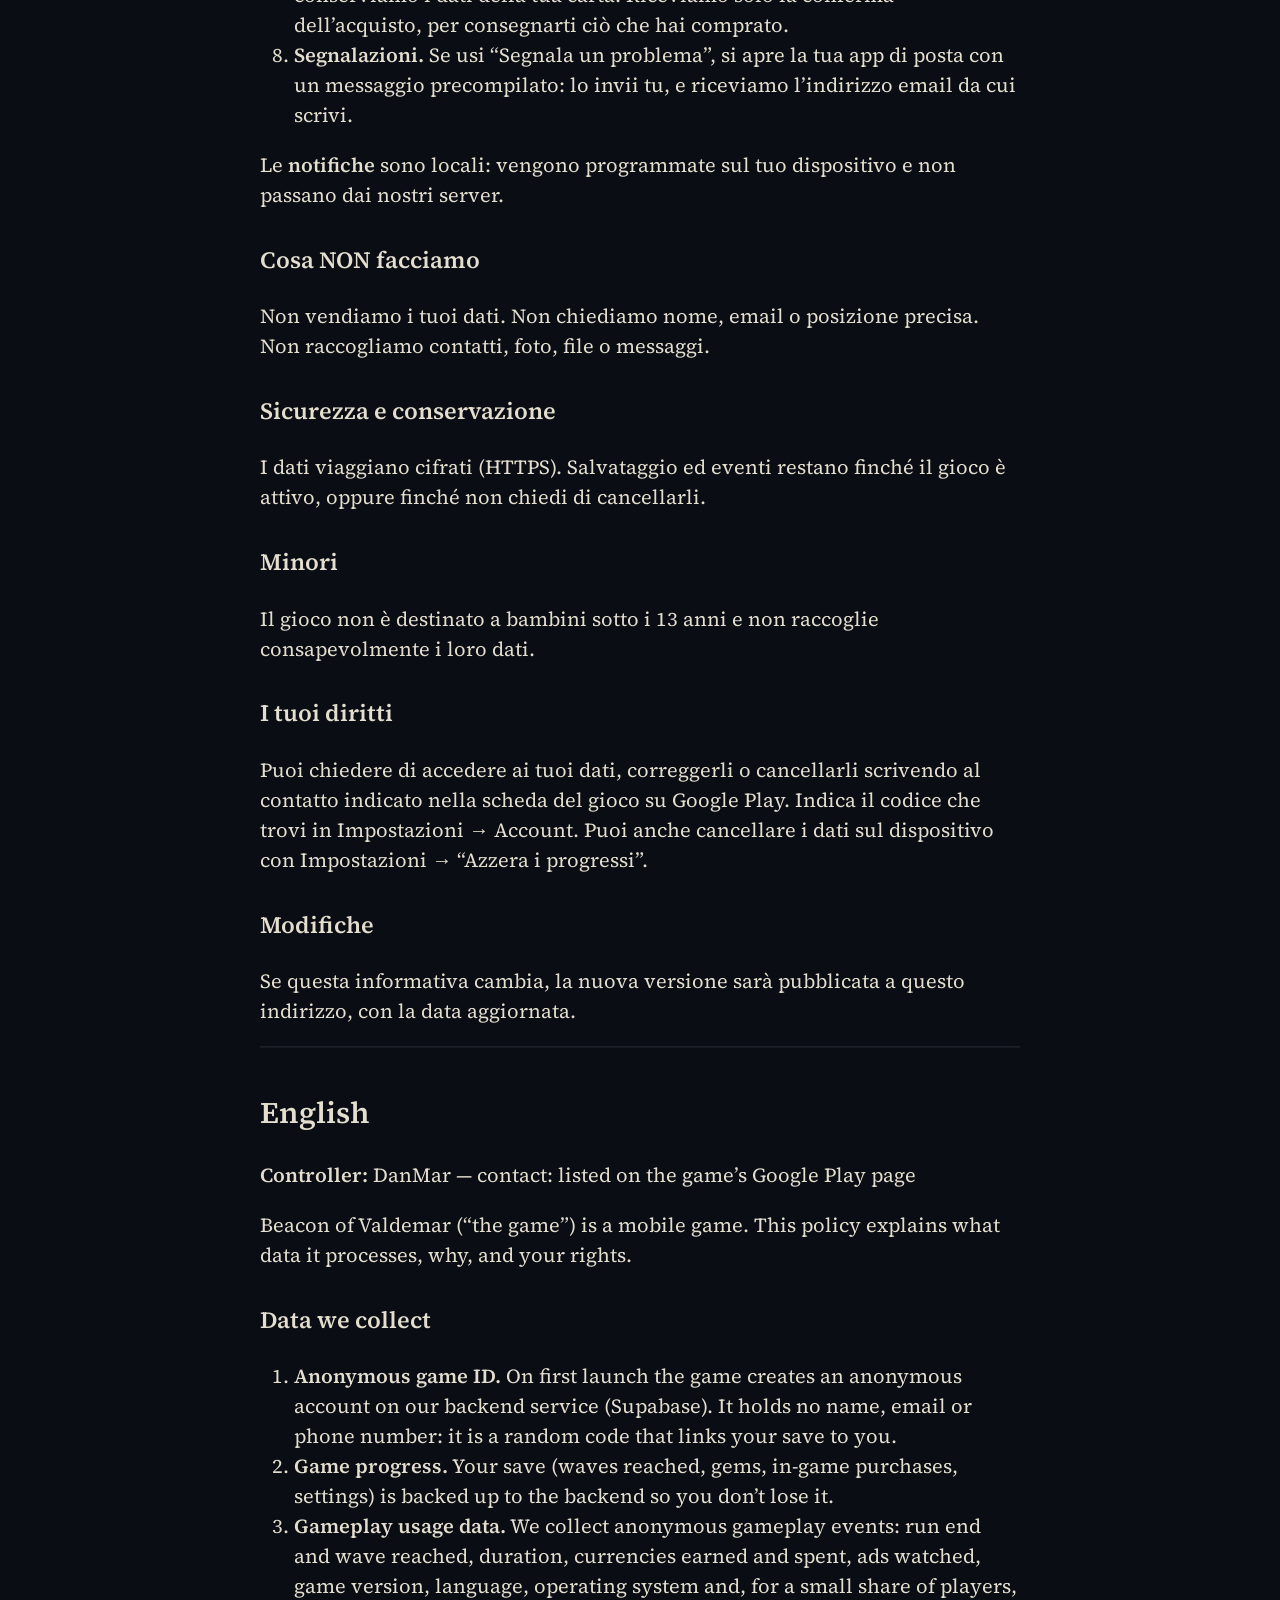
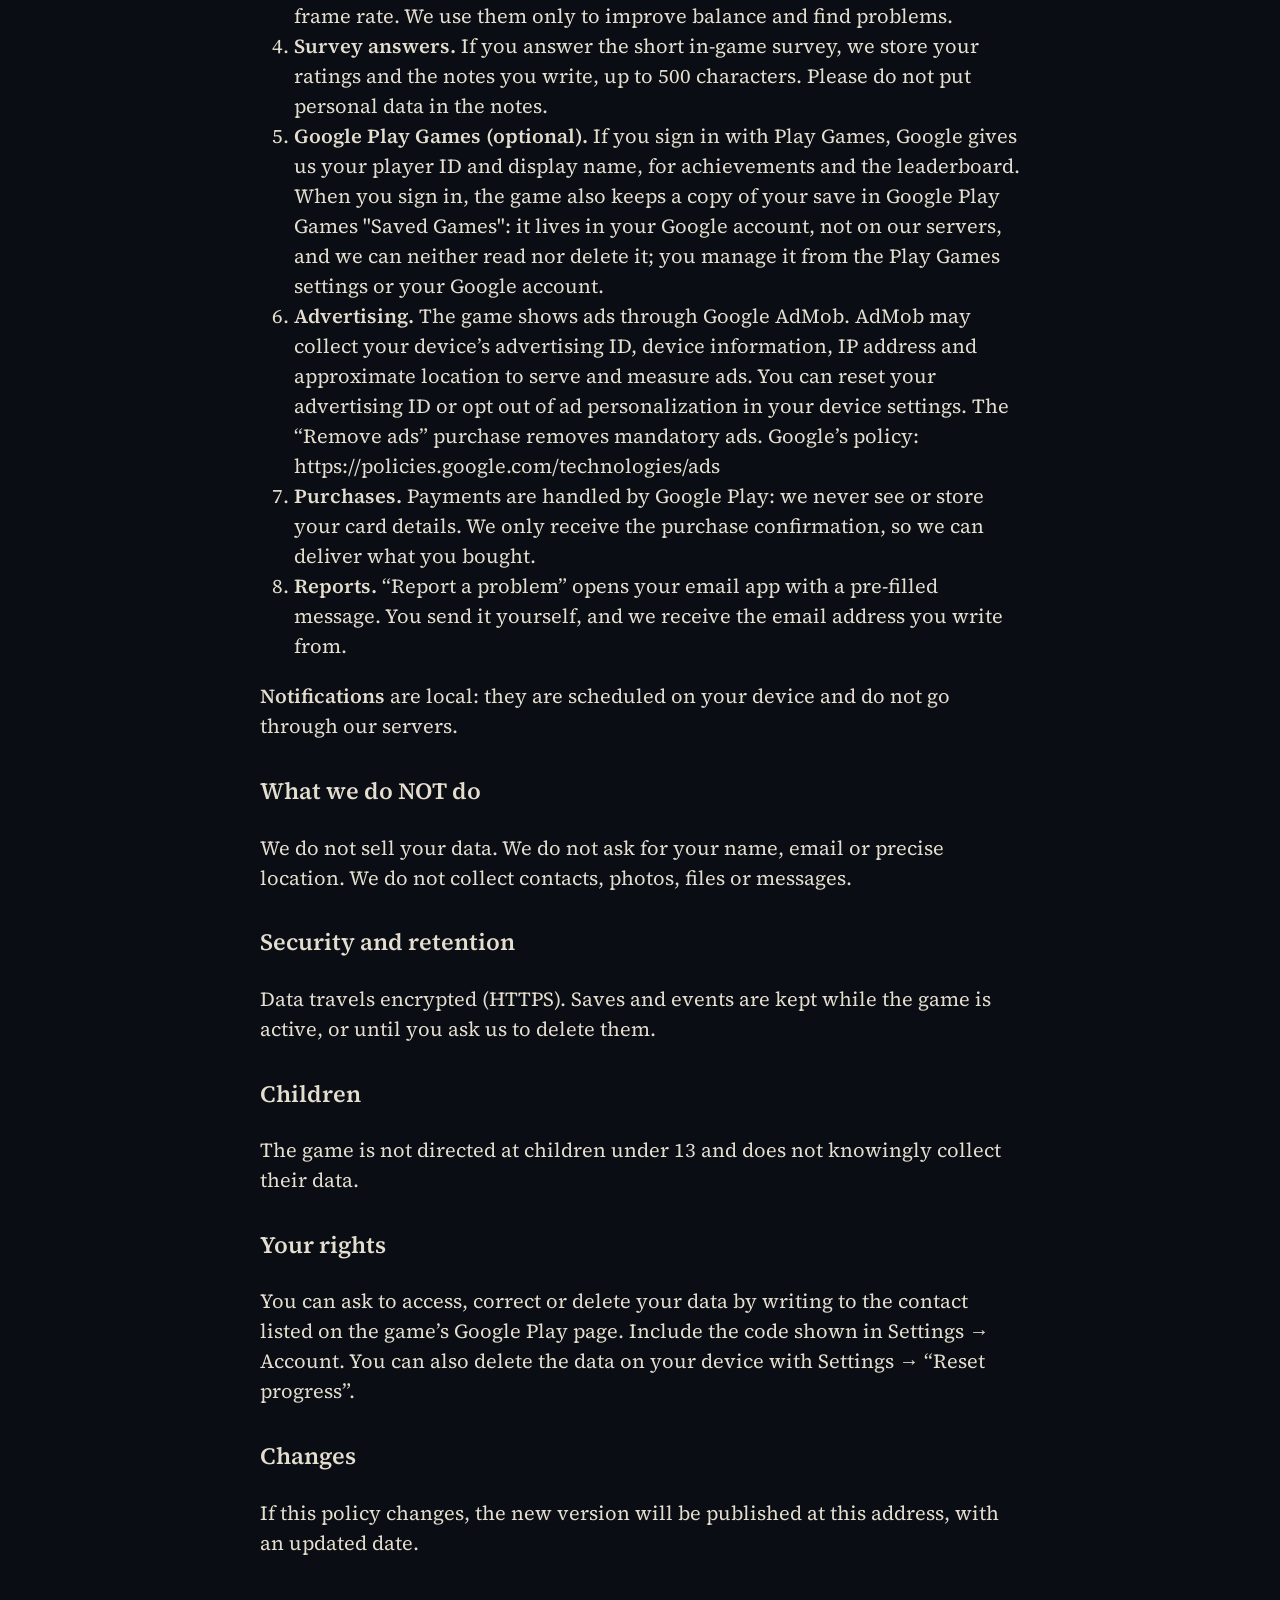
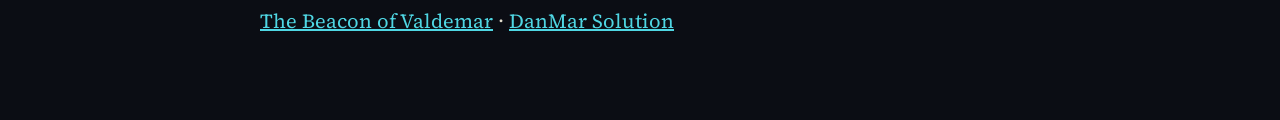
<file: valdemar/privacy.html>
<!DOCTYPE html>
<html xmlns="http://www.w3.org/1999/xhtml" lang="" xml:lang="">
<head>
  <meta charset="utf-8" />
  <meta name="generator" content="pandoc" />
  <meta name="viewport" content="width=device-width, initial-scale=1.0, user-scalable=yes" />
  <title>Privacy Policy — Beacon of Valdemar</title>
  <style>
    html {
      line-height: 1.5;
      font-family: Georgia, serif;
      font-size: 20px;
      color: #1a1a1a;
      background-color: #fdfdfd;
    }
    body {
      margin: 0 auto;
      max-width: 36em;
      padding-left: 50px;
      padding-right: 50px;
      padding-top: 50px;
      padding-bottom: 50px;
      hyphens: auto;
      overflow-wrap: break-word;
      text-rendering: optimizeLegibility;
      font-kerning: normal;
    }
    @media (max-width: 600px) {
      body {
        font-size: 0.9em;
        padding: 1em;
      }
      h1 {
        font-size: 1.8em;
      }
    }
    @media print {
      body {
        background-color: transparent;
        color: black;
        font-size: 12pt;
      }
      p, h2, h3 {
        orphans: 3;
        widows: 3;
      }
      h2, h3, h4 {
        page-break-after: avoid;
      }
    }
    p {
      margin: 1em 0;
    }
    a {
      color: #1a1a1a;
    }
    a:visited {
      color: #1a1a1a;
    }
    img {
      max-width: 100%;
    }
    h1, h2, h3, h4, h5, h6 {
      margin-top: 1.4em;
    }
    h5, h6 {
      font-size: 1em;
      font-style: italic;
    }
    h6 {
      font-weight: normal;
    }
    ol, ul {
      padding-left: 1.7em;
      margin-top: 1em;
    }
    li > ol, li > ul {
      margin-top: 0;
    }
    blockquote {
      margin: 1em 0 1em 1.7em;
      padding-left: 1em;
      border-left: 2px solid #e6e6e6;
      color: #606060;
    }
    code {
      font-family: Menlo, Monaco, 'Lucida Console', Consolas, monospace;
      font-size: 85%;
      margin: 0;
    }
    pre {
      margin: 1em 0;
      overflow: auto;
    }
    pre code {
      padding: 0;
      overflow: visible;
      overflow-wrap: normal;
    }
    .sourceCode {
     background-color: transparent;
     overflow: visible;
    }
    hr {
      background-color: #1a1a1a;
      border: none;
      height: 1px;
      margin: 1em 0;
    }
    table {
      margin: 1em 0;
      border-collapse: collapse;
      width: 100%;
      overflow-x: auto;
      display: block;
      font-variant-numeric: lining-nums tabular-nums;
    }
    table caption {
      margin-bottom: 0.75em;
    }
    tbody {
      margin-top: 0.5em;
      border-top: 1px solid #1a1a1a;
      border-bottom: 1px solid #1a1a1a;
    }
    th {
      border-top: 1px solid #1a1a1a;
      padding: 0.25em 0.5em 0.25em 0.5em;
    }
    td {
      padding: 0.125em 0.5em 0.25em 0.5em;
    }
    header {
      margin-bottom: 4em;
      text-align: center;
    }
    #TOC li {
      list-style: none;
    }
    #TOC ul {
      padding-left: 1.3em;
    }
    #TOC > ul {
      padding-left: 0;
    }
    #TOC a:not(:hover) {
      text-decoration: none;
    }
    code{white-space: pre-wrap;}
    span.smallcaps{font-variant: small-caps;}
    span.underline{text-decoration: underline;}
    div.column{display: inline-block; vertical-align: top; width: 50%;}
    div.hanging-indent{margin-left: 1.5em; text-indent: -1.5em;}
    ul.task-list{list-style: none;}
    .display.math{display: block; text-align: center; margin: 0.5rem auto;}
  </style>
  <!--[if lt IE 9]>
    <script src="//cdnjs.cloudflare.com/ajax/libs/html5shiv/3.7.3/html5shiv-printshiv.min.js"></script>
  <![endif]-->
<link rel="icon" href="img/emblema-faro.webp" type="image/webp">
<link rel="stylesheet" href="../assets/fonts.css">
<style>
  html { background:#0b0d14; }
  body { font-family:"Source Serif 4", Georgia, serif; color:#e4decf; background:#0b0d14; max-width:760px; padding:32px 16px 64px; }
  h1, h2, h3 { color:#e4decf; }
  a { color:#4fd6e3; }
  hr { border:0; border-top:1px solid #1a2030; }
  .back { margin-top:48px; }
</style>
</head>
<body>
<header id="title-block-header">
<h1 class="title">Privacy Policy — Beacon of Valdemar</h1>
</header>
<h1
id="beacon-of-valdemar-informativa-sulla-privacy-privacy-policy">Beacon
of Valdemar — Informativa sulla privacy / Privacy Policy</h1>
<p>In vigore dal 23 ottobre 2026 · Effective October 23, 2026</p>
<blockquote>

</blockquote>
<hr />
<h2 id="italiano">Italiano</h2>
<p><strong>Titolare:</strong> DanMar — contatto: indicato nella scheda del gioco su Google Play</p>
<p>Beacon of Valdemar (“il gioco”) è un gioco per dispositivi mobili.
Questa informativa spiega quali dati tratta, perché e quali diritti
hai.</p>
<h3 id="dati-che-raccogliamo">Dati che raccogliamo</h3>
<ol type="1">
<li><strong>Identificativo di gioco anonimo.</strong> Al primo avvio il
gioco crea un account anonimo sul nostro servizio di backend (Supabase).
Non contiene nome, email o numero di telefono: è solo un codice casuale
che lega a te il tuo salvataggio.</li>
<li><strong>Progressi di gioco.</strong> Il salvataggio (ondate
raggiunte, gemme, acquisti nel gioco, impostazioni) viene copiato sul
backend, così non lo perdi.</li>
<li><strong>Dati di utilizzo del gioco.</strong> Raccogliamo eventi
anonimi di gioco: fine partita e ondata raggiunta, durata, valute
guadagnate e spese, pubblicità viste, versione del gioco, lingua, tipo
di sistema e, per una piccola parte dei giocatori, la fluidità del gioco
(fotogrammi al secondo). Servono solo a migliorare il bilanciamento e a
trovare problemi.</li>
<li><strong>Risposte ai sondaggi.</strong> Se rispondi al breve
sondaggio nel gioco, salviamo i voti e le note che scrivi tu, al massimo
500 caratteri. Ti chiediamo di non inserire dati personali nelle
note.</li>
<li><strong>Google Play Games (facoltativo).</strong> Se accedi con Play
Games, Google ci fornisce il tuo identificativo di giocatore e il nome
visualizzato, per trofei e classifica. Con l'accesso, il gioco tiene anche una copia del tuo salvataggio nei «Giochi salvati» di Google Play Games: sta nel tuo account Google, non sui nostri server, e noi non possiamo né leggerla né cancellarla; la gestisci dalle impostazioni di Play Games o del tuo account Google.</li>
<li><strong>Pubblicità.</strong> Il gioco mostra annunci tramite Google
AdMob. AdMob può raccogliere l’identificativo pubblicitario del
dispositivo, informazioni sul dispositivo, l’indirizzo IP e la posizione
approssimativa, per mostrare e misurare gli annunci. Puoi reimpostare
l’ID pubblicità o disattivare la personalizzazione dalle impostazioni
del dispositivo. L’acquisto “Rimuovi pubblicità” elimina gli annunci
obbligatori. Informativa di Google:
https://policies.google.com/technologies/ads</li>
<li><strong>Acquisti.</strong> I pagamenti sono gestiti da Google Play:
non vediamo e non conserviamo i dati della tua carta. Riceviamo solo la
conferma dell’acquisto, per consegnarti ciò che hai comprato.</li>
<li><strong>Segnalazioni.</strong> Se usi “Segnala un problema”, si apre
la tua app di posta con un messaggio precompilato: lo invii tu, e
riceviamo l’indirizzo email da cui scrivi.</li>
</ol>
<p>Le <strong>notifiche</strong> sono locali: vengono programmate sul
tuo dispositivo e non passano dai nostri server.</p>
<h3 id="cosa-non-facciamo">Cosa NON facciamo</h3>
<p>Non vendiamo i tuoi dati. Non chiediamo nome, email o posizione
precisa. Non raccogliamo contatti, foto, file o messaggi.</p>
<h3 id="sicurezza-e-conservazione">Sicurezza e conservazione</h3>
<p>I dati viaggiano cifrati (HTTPS). Salvataggio ed eventi restano
finché il gioco è attivo, oppure finché non chiedi di cancellarli.</p>
<h3 id="minori">Minori</h3>
<p>Il gioco non è destinato a bambini sotto i 13 anni e non raccoglie
consapevolmente i loro dati.</p>
<h3 id="i-tuoi-diritti">I tuoi diritti</h3>
<p>Puoi chiedere di accedere ai tuoi dati, correggerli o cancellarli
scrivendo al contatto indicato nella scheda del gioco su Google Play. Indica il codice che trovi in
Impostazioni → Account. Puoi anche cancellare i dati sul dispositivo con
Impostazioni → “Azzera i progressi”.</p>
<h3 id="modifiche">Modifiche</h3>
<p>Se questa informativa cambia, la nuova versione sarà pubblicata a
questo indirizzo, con la data aggiornata.</p>
<hr />
<h2 id="english">English</h2>
<p><strong>Controller:</strong> DanMar — contact: listed on the game’s Google Play page</p>
<p>Beacon of Valdemar (“the game”) is a mobile game. This policy
explains what data it processes, why, and your rights.</p>
<h3 id="data-we-collect">Data we collect</h3>
<ol type="1">
<li><strong>Anonymous game ID.</strong> On first launch the game creates
an anonymous account on our backend service (Supabase). It holds no
name, email or phone number: it is a random code that links your save to
you.</li>
<li><strong>Game progress.</strong> Your save (waves reached, gems,
in-game purchases, settings) is backed up to the backend so you don’t
lose it.</li>
<li><strong>Gameplay usage data.</strong> We collect anonymous gameplay
events: run end and wave reached, duration, currencies earned and spent,
ads watched, game version, language, operating system and, for a small
share of players, frame rate. We use them only to improve balance and
find problems.</li>
<li><strong>Survey answers.</strong> If you answer the short in-game
survey, we store your ratings and the notes you write, up to 500
characters. Please do not put personal data in the notes.</li>
<li><strong>Google Play Games (optional).</strong> If you sign in with
Play Games, Google gives us your player ID and display name, for
achievements and the leaderboard. When you sign in, the game also keeps a copy of your save in Google Play Games "Saved Games": it lives in your Google account, not on our servers, and we can neither read nor delete it; you manage it from the Play Games settings or your Google account.</li>
<li><strong>Advertising.</strong> The game shows ads through Google
AdMob. AdMob may collect your device’s advertising ID, device
information, IP address and approximate location to serve and measure
ads. You can reset your advertising ID or opt out of ad personalization
in your device settings. The “Remove ads” purchase removes mandatory
ads. Google’s policy: https://policies.google.com/technologies/ads</li>
<li><strong>Purchases.</strong> Payments are handled by Google Play: we
never see or store your card details. We only receive the purchase
confirmation, so we can deliver what you bought.</li>
<li><strong>Reports.</strong> “Report a problem” opens your email app
with a pre-filled message. You send it yourself, and we receive the
email address you write from.</li>
</ol>
<p><strong>Notifications</strong> are local: they are scheduled on your
device and do not go through our servers.</p>
<h3 id="what-we-do-not-do">What we do NOT do</h3>
<p>We do not sell your data. We do not ask for your name, email or
precise location. We do not collect contacts, photos, files or
messages.</p>
<h3 id="security-and-retention">Security and retention</h3>
<p>Data travels encrypted (HTTPS). Saves and events are kept while the
game is active, or until you ask us to delete them.</p>
<h3 id="children">Children</h3>
<p>The game is not directed at children under 13 and does not knowingly
collect their data.</p>
<h3 id="your-rights">Your rights</h3>
<p>You can ask to access, correct or delete your data by writing to the contact listed on the game’s Google Play page. Include the code shown in Settings → Account.
You can also delete the data on your device with Settings → “Reset
progress”.</p>
<h3 id="changes">Changes</h3>
<p>If this policy changes, the new version will be published at this
address, with an updated date.</p>
<p class="back"><a href="./">The Beacon of Valdemar</a> · <a href="../">DanMar Solution</a></p>
</body>
</html>
</file>
<file: assets/fonts.css>
@font-face { font-family: 'Big Shoulders'; font-style: normal; font-weight: 800; font-display: swap; src: url('fonts/BigShoulders-800.woff2') format('woff2'); unicode-range: U+0000-00FF, U+0131, U+0152-0153, U+02BB-02BC, U+02C6, U+02DA, U+02DC, U+0304, U+0308, U+0329, U+2000-206F, U+20AC, U+2122, U+2191, U+2193, U+2212, U+2215, U+FEFF, U+FFFD; }
@font-face { font-family: 'Public Sans'; font-style: normal; font-weight: 400; font-display: swap; src: url('fonts/PublicSans-400.woff2') format('woff2'); unicode-range: U+0000-00FF, U+0131, U+0152-0153, U+02BB-02BC, U+02C6, U+02DA, U+02DC, U+0304, U+0308, U+0329, U+2000-206F, U+20AC, U+2122, U+2191, U+2193, U+2212, U+2215, U+FEFF, U+FFFD; }
@font-face { font-family: 'Public Sans'; font-style: normal; font-weight: 600; font-display: swap; src: url('fonts/PublicSans-600.woff2') format('woff2'); unicode-range: U+0000-00FF, U+0131, U+0152-0153, U+02BB-02BC, U+02C6, U+02DA, U+02DC, U+0304, U+0308, U+0329, U+2000-206F, U+20AC, U+2122, U+2191, U+2193, U+2212, U+2215, U+FEFF, U+FFFD; }
@font-face { font-family: 'Onest'; font-style: normal; font-weight: 400; font-display: swap; src: url('fonts/Onest-400.woff2') format('woff2'); unicode-range: U+0000-00FF, U+0131, U+0152-0153, U+02BB-02BC, U+02C6, U+02DA, U+02DC, U+0304, U+0308, U+0329, U+2000-206F, U+20AC, U+2122, U+2191, U+2193, U+2212, U+2215, U+FEFF, U+FFFD; }
@font-face { font-family: 'Onest'; font-style: normal; font-weight: 500; font-display: swap; src: url('fonts/Onest-500.woff2') format('woff2'); unicode-range: U+0000-00FF, U+0131, U+0152-0153, U+02BB-02BC, U+02C6, U+02DA, U+02DC, U+0304, U+0308, U+0329, U+2000-206F, U+20AC, U+2122, U+2191, U+2193, U+2212, U+2215, U+FEFF, U+FFFD; }
@font-face { font-family: 'Cormorant Garamond'; font-style: normal; font-weight: 300; font-display: swap; src: url('fonts/CormorantGaramond-300.woff2') format('woff2'); unicode-range: U+0000-00FF, U+0131, U+0152-0153, U+02BB-02BC, U+02C6, U+02DA, U+02DC, U+0304, U+0308, U+0329, U+2000-206F, U+20AC, U+2122, U+2191, U+2193, U+2212, U+2215, U+FEFF, U+FFFD; }
@font-face { font-family: 'Cormorant Garamond'; font-style: normal; font-weight: 500; font-display: swap; src: url('fonts/CormorantGaramond-500.woff2') format('woff2'); unicode-range: U+0000-00FF, U+0131, U+0152-0153, U+02BB-02BC, U+02C6, U+02DA, U+02DC, U+0304, U+0308, U+0329, U+2000-206F, U+20AC, U+2122, U+2191, U+2193, U+2212, U+2215, U+FEFF, U+FFFD; }
@font-face { font-family: 'Jost'; font-style: normal; font-weight: 400; font-display: swap; src: url('fonts/Jost-400.woff2') format('woff2'); unicode-range: U+0000-00FF, U+0131, U+0152-0153, U+02BB-02BC, U+02C6, U+02DA, U+02DC, U+0304, U+0308, U+0329, U+2000-206F, U+20AC, U+2122, U+2191, U+2193, U+2212, U+2215, U+FEFF, U+FFFD; }
@font-face { font-family: 'Jost'; font-style: normal; font-weight: 500; font-display: swap; src: url('fonts/Jost-500.woff2') format('woff2'); unicode-range: U+0000-00FF, U+0131, U+0152-0153, U+02BB-02BC, U+02C6, U+02DA, U+02DC, U+0304, U+0308, U+0329, U+2000-206F, U+20AC, U+2122, U+2191, U+2193, U+2212, U+2215, U+FEFF, U+FFFD; }
@font-face { font-family: 'Libre Franklin'; font-style: normal; font-weight: 700; font-display: swap; src: url('fonts/LibreFranklin-700.woff2') format('woff2'); unicode-range: U+0000-00FF, U+0131, U+0152-0153, U+02BB-02BC, U+02C6, U+02DA, U+02DC, U+0304, U+0308, U+0329, U+2000-206F, U+20AC, U+2122, U+2191, U+2193, U+2212, U+2215, U+FEFF, U+FFFD; }
@font-face { font-family: 'Source Serif 4'; font-style: italic; font-weight: 400; font-display: swap; src: url('fonts/SourceSerif4-400-italic.woff2') format('woff2'); unicode-range: U+0000-00FF, U+0131, U+0152-0153, U+02BB-02BC, U+02C6, U+02DA, U+02DC, U+0304, U+0308, U+0329, U+2000-206F, U+20AC, U+2122, U+2191, U+2193, U+2212, U+2215, U+FEFF, U+FFFD; }
@font-face { font-family: 'Source Serif 4'; font-style: normal; font-weight: 400; font-display: swap; src: url('fonts/SourceSerif4-400.woff2') format('woff2'); unicode-range: U+0000-00FF, U+0131, U+0152-0153, U+02BB-02BC, U+02C6, U+02DA, U+02DC, U+0304, U+0308, U+0329, U+2000-206F, U+20AC, U+2122, U+2191, U+2193, U+2212, U+2215, U+FEFF, U+FFFD; }
@font-face { font-family: 'Source Serif 4'; font-style: normal; font-weight: 600; font-display: swap; src: url('fonts/SourceSerif4-600.woff2') format('woff2'); unicode-range: U+0000-00FF, U+0131, U+0152-0153, U+02BB-02BC, U+02C6, U+02DA, U+02DC, U+0304, U+0308, U+0329, U+2000-206F, U+20AC, U+2122, U+2191, U+2193, U+2212, U+2215, U+FEFF, U+FFFD; }
</file>
